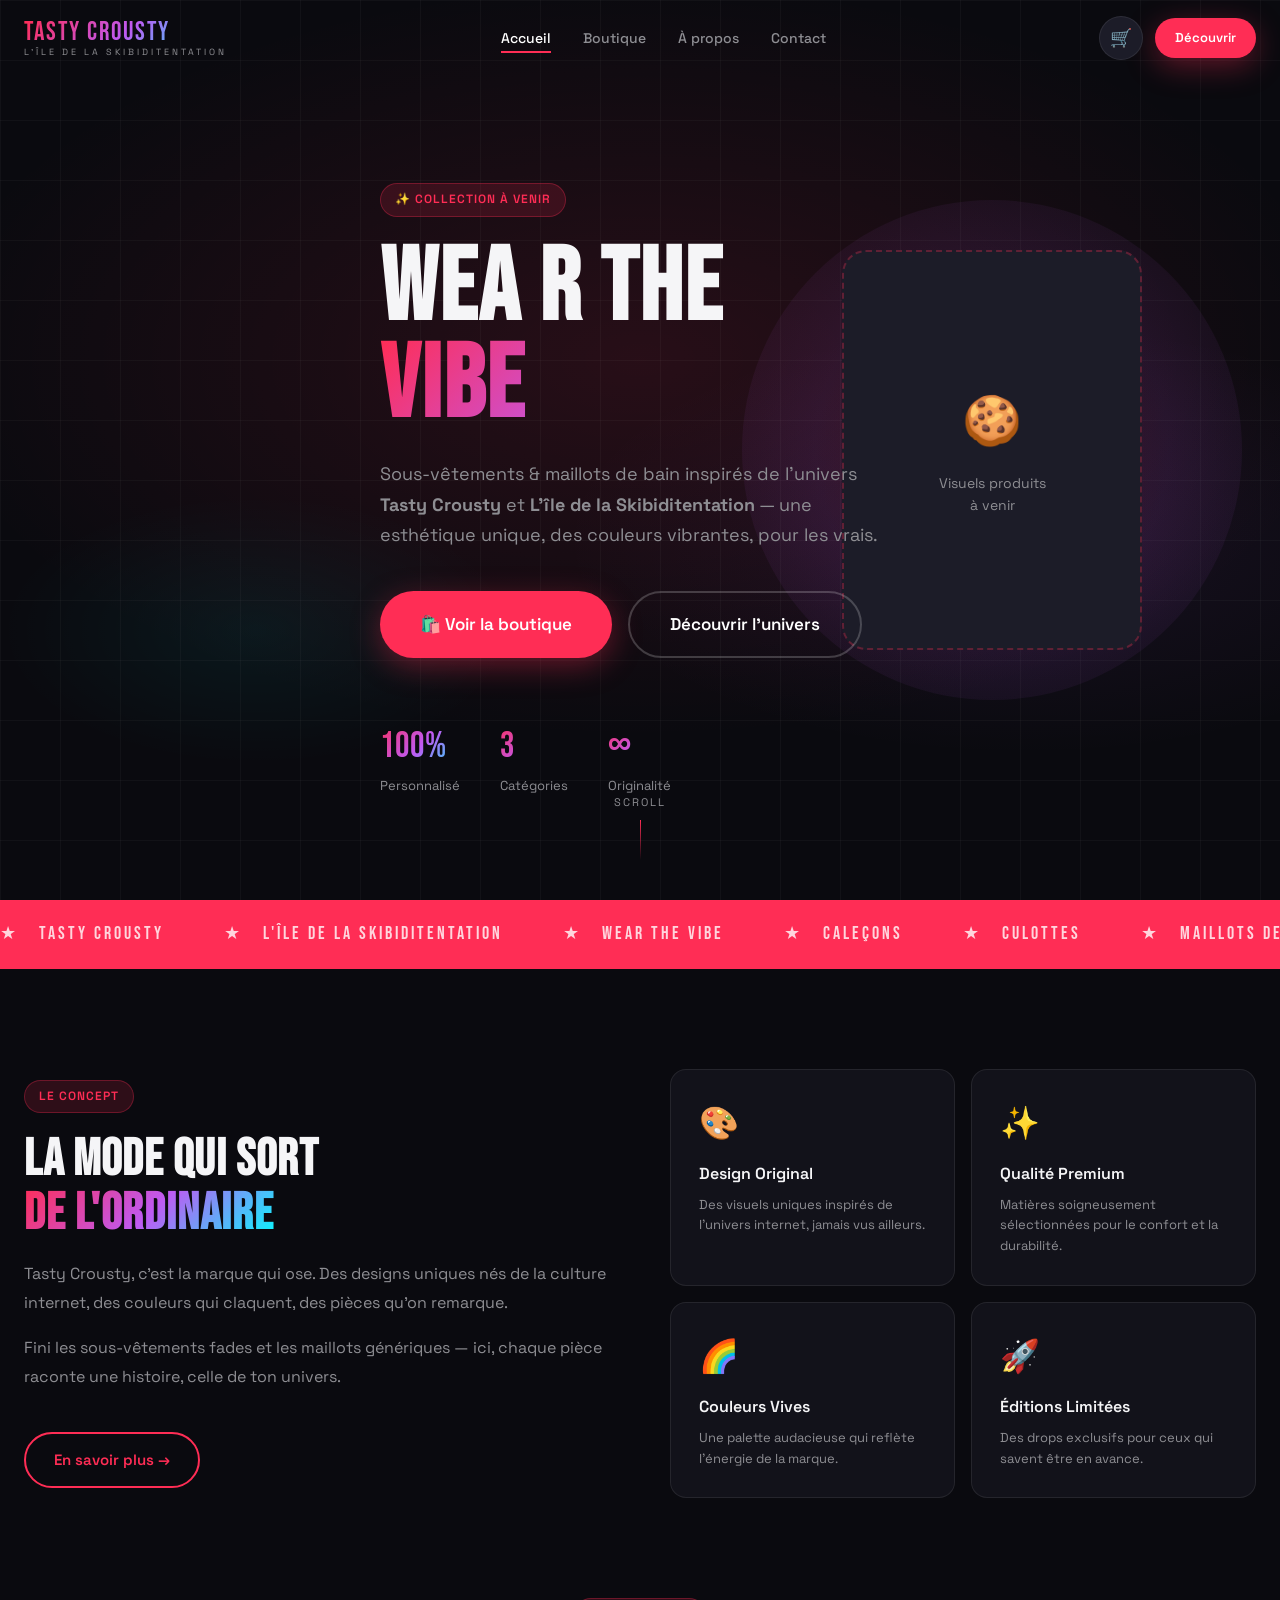
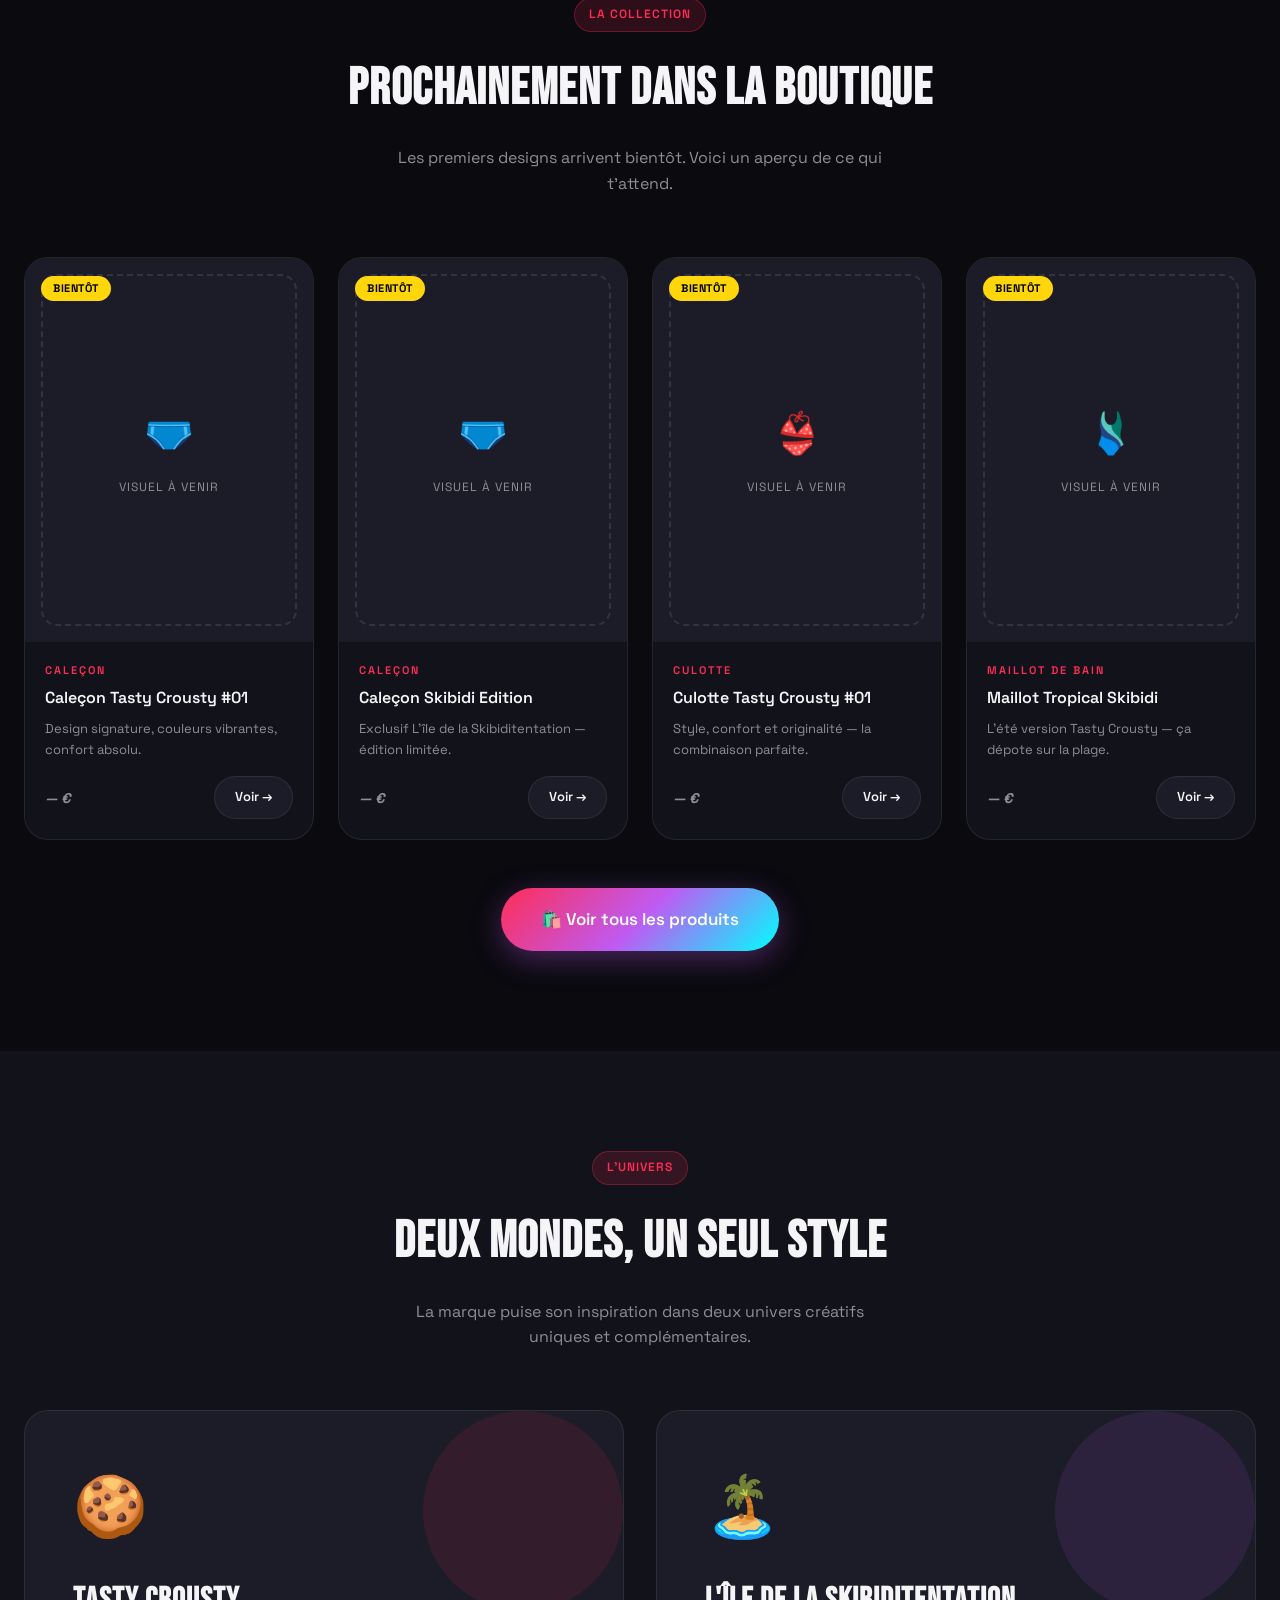
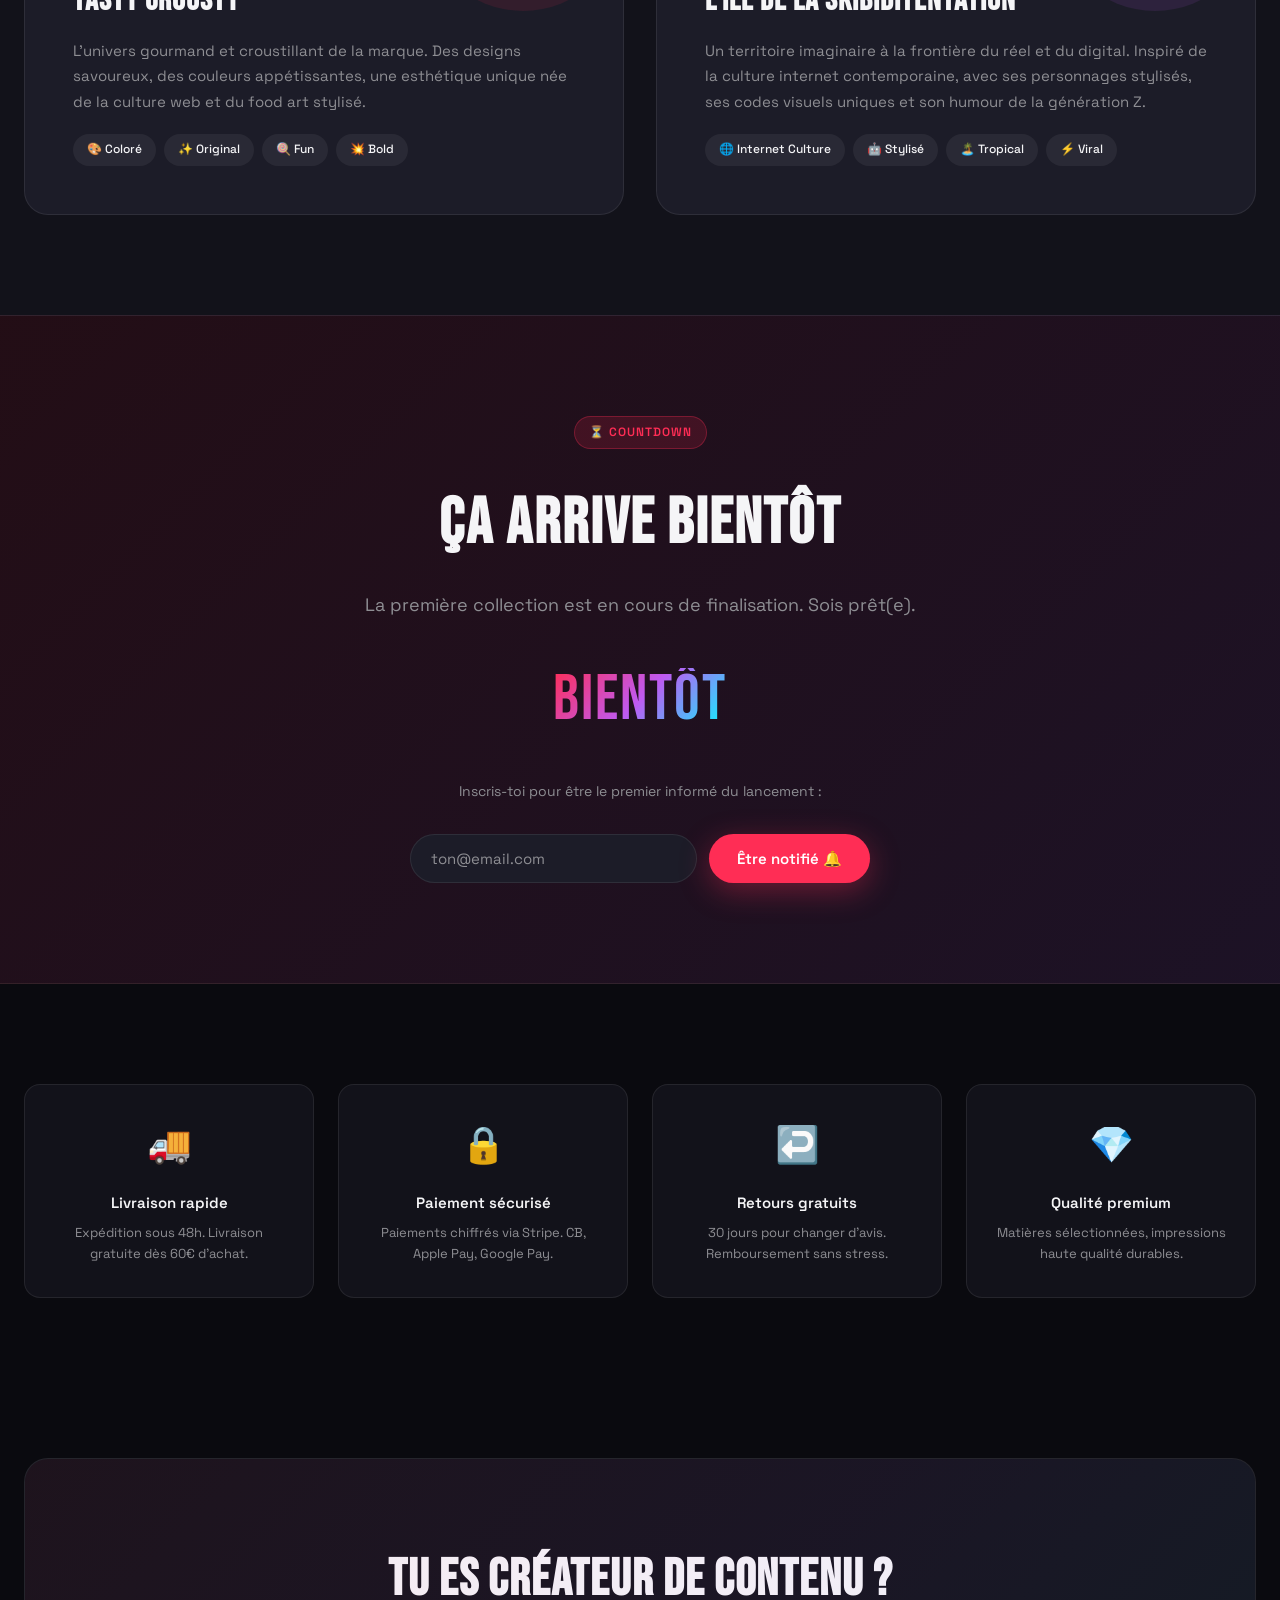
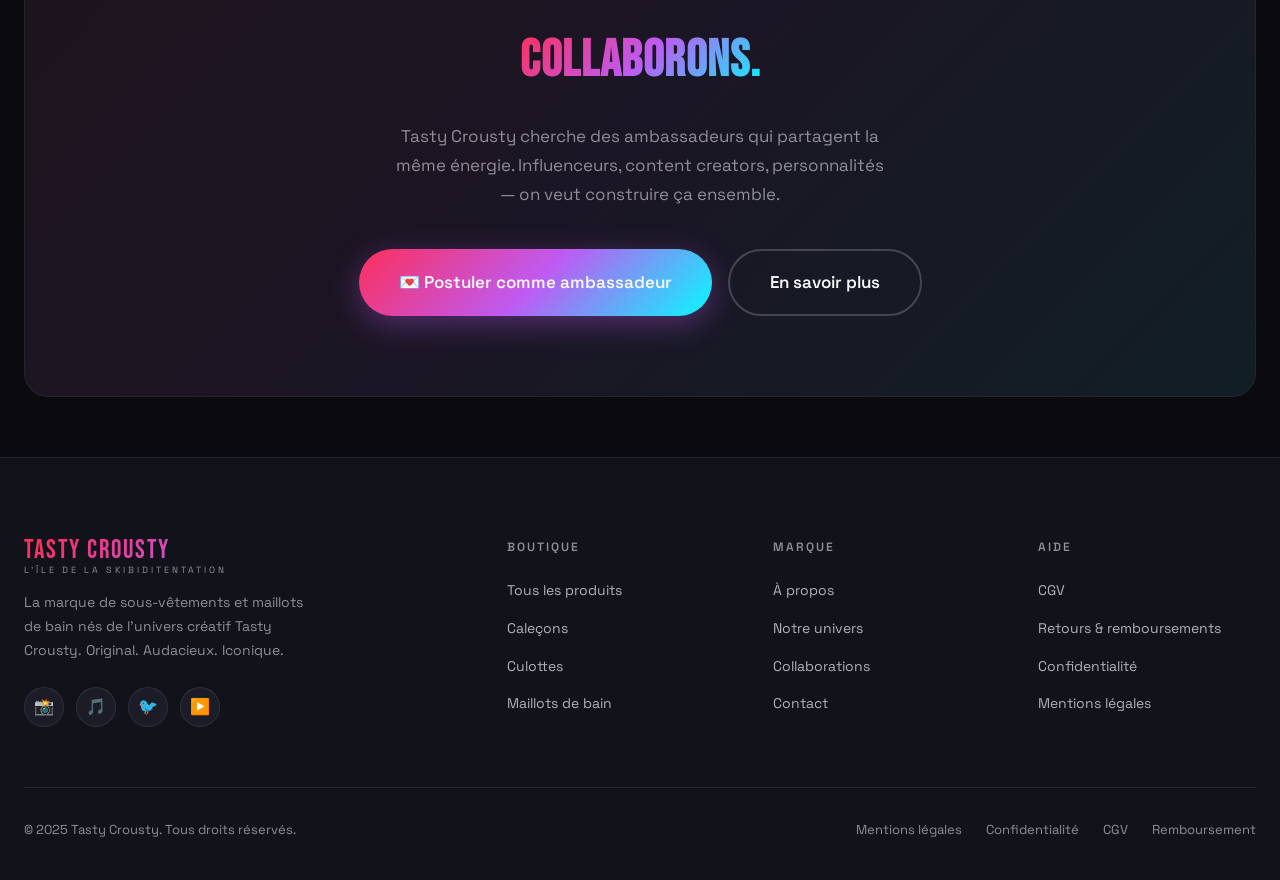
<file: index.html>
<!DOCTYPE html>
<html lang="fr">
<head>
  <meta charset="UTF-8">
  <meta name="viewport" content="width=device-width, initial-scale=1.0">
  <title>Tasty Crousty — Sous-vêtements & Maillots de bain</title>
  <meta name="description" content="Tasty Crousty — La marque de sous-vêtements et maillots de bain personnalisés inspirée de l'univers Tasty Crousty et L'île de la Skibiditentation.">
  <link rel="stylesheet" href="style.css">
  <link rel="icon" href="data:image/svg+xml,<svg xmlns='http://www.w3.org/2000/svg' viewBox='0 0 100 100'><text y='.9em' font-size='90'>🍪</text></svg>">
</head>
<body>


<nav class="navbar" id="navbar">
  <div class="container">
    <div class="navbar-inner">
      <a href="index.html" class="logo">
        <span class="logo-main">TASTY CROUSTY</span>
        <span class="logo-sub">L'île de la Skibiditentation</span>
      </a>
      <div class="nav-links">
        <a href="index.html">Accueil</a>
        <a href="shop.html">Boutique</a>
        <a href="about.html">À propos</a>
        <a href="contact.html">Contact</a>
      </div>
      <div class="nav-actions">
        <a href="cart.html" class="cart-btn">
          🛒
          <span class="cart-count" style="display:none">0</span>
        </a>
        <a href="shop.html" class="btn btn-primary btn-sm" style="display:none;display:flex" id="navShopBtn">Découvrir</a>
        <div class="hamburger" id="hamburger">
          <span></span><span></span><span></span>
        </div>
      </div>
    </div>
  </div>
</nav>

<div class="mobile-menu" id="mobileMenu">
  <span class="mobile-menu-close" id="mobileClose">✕</span>
  <a href="index.html">Accueil</a>
  <a href="shop.html">Boutique</a>
  <a href="about.html">À propos</a>
  <a href="contact.html">Contact</a>
  <a href="cart.html">Panier 🛒</a>
</div>


<!-- HERO -->
<section class="hero">
  <div class="hero-bg"></div>
  <div class="hero-grid"></div>
  <div class="container">
    <div class="hero-content">
      <div class="hero-tag fade-up">
        <span class="tag">✨ Collection à venir</span>
      </div>
      <h1 class="hero-title fade-up fade-up-delay-1">
        WEA R THE<br>
        <span class="line2">VIBE</span>
      </h1>
      <p class="hero-desc fade-up fade-up-delay-2">
        Sous-vêtements & maillots de bain inspirés de l'univers <strong>Tasty Crousty</strong> 
        et <strong>L'île de la Skibiditentation</strong> — une esthétique unique, des couleurs 
        vibrantes, pour les vrais.
      </p>
      <div class="hero-ctas fade-up fade-up-delay-3">
        <a href="shop.html" class="btn btn-primary btn-lg">
          🛍️ Voir la boutique
        </a>
        <a href="about.html" class="btn btn-secondary btn-lg">
          Découvrir l'univers
        </a>
      </div>
      <div class="hero-stats fade-up">
        <div class="stat-item">
          <span class="stat-number text-gradient">100%</span>
          <span class="stat-label">Personnalisé</span>
        </div>
        <div class="stat-item">
          <span class="stat-number text-gradient">3</span>
          <span class="stat-label">Catégories</span>
        </div>
        <div class="stat-item">
          <span class="stat-number text-gradient">∞</span>
          <span class="stat-label">Originalité</span>
        </div>
      </div>
    </div>
  </div>
  <div class="hero-visual">
    <div class="hero-blob">
      <div class="hero-placeholder">
        <span class="ph-icon">🍪</span>
        <p>Visuels produits<br>à venir</p>
      </div>
    </div>
  </div>
  <div class="scroll-hint">
    <span>SCROLL</span>
    <div class="scroll-line"></div>
  </div>
</section>

<!-- MARQUEE -->
<div class="marquee-section">
  <div class="marquee-track" style="width:max-content">
    <span class="marquee-item">TASTY CROUSTY</span>
    <span class="marquee-item">L'ÎLE DE LA SKIBIDITENTATION</span>
    <span class="marquee-item">WEAR THE VIBE</span>
    <span class="marquee-item">CALEÇONS</span>
    <span class="marquee-item">CULOTTES</span>
    <span class="marquee-item">MAILLOTS DE BAIN</span>
    <span class="marquee-item">TASTY CROUSTY</span>
    <span class="marquee-item">L'ÎLE DE LA SKIBIDITENTATION</span>
    <span class="marquee-item">WEAR THE VIBE</span>
    <span class="marquee-item">CALEÇONS</span>
    <span class="marquee-item">CULOTTES</span>
    <span class="marquee-item">MAILLOTS DE BAIN</span>
  </div>
</div>

<!-- CONCEPT -->
<section class="section">
  <div class="container">
    <div class="concept-grid">
      <div class="concept-text fade-up">
        <span class="tag" style="margin-bottom:20px;display:inline-block">Le concept</span>
        <h2>La mode qui sort<br><span class="text-gradient">de l'ordinaire</span></h2>
        <p>Tasty Crousty, c'est la marque qui ose. Des designs uniques nés de la culture internet, des couleurs qui claquent, des pièces qu'on remarque.</p>
        <p>Fini les sous-vêtements fades et les maillots génériques — ici, chaque pièce raconte une histoire, celle de ton univers.</p>
        <a href="about.html" class="btn btn-outline-primary" style="margin-top:24px">En savoir plus →</a>
      </div>
      <div class="concept-cards fade-up fade-up-delay-1">
        <div class="concept-card">
          <span class="icon">🎨</span>
          <h4>Design Original</h4>
          <p>Des visuels uniques inspirés de l'univers internet, jamais vus ailleurs.</p>
        </div>
        <div class="concept-card">
          <span class="icon">✨</span>
          <h4>Qualité Premium</h4>
          <p>Matières soigneusement sélectionnées pour le confort et la durabilité.</p>
        </div>
        <div class="concept-card">
          <span class="icon">🌈</span>
          <h4>Couleurs Vives</h4>
          <p>Une palette audacieuse qui reflète l'énergie de la marque.</p>
        </div>
        <div class="concept-card">
          <span class="icon">🚀</span>
          <h4>Éditions Limitées</h4>
          <p>Des drops exclusifs pour ceux qui savent être en avance.</p>
        </div>
      </div>
    </div>
  </div>
</section>

<!-- COLLECTION PREVIEW -->
<section class="section" style="padding-top:0">
  <div class="container">
    <div class="section-header text-center fade-up">
      <span class="tag" style="margin-bottom:16px;display:inline-block">La collection</span>
      <h2>Prochainement dans la boutique</h2>
      <p>Les premiers designs arrivent bientôt. Voici un aperçu de ce qui t'attend.</p>
    </div>
    <div class="products-grid">
      <!-- CALECÇONS -->
      <div class="product-card fade-up" data-category="calecon">
        <div class="product-img">
          <div class="placeholder-img">
            <span class="ph-emoji">🩲</span>
            <span>VISUEL À VENIR</span>
          </div>
          <div class="card-badge"><span class="badge badge-soon">Bientôt</span></div>
        </div>
        <div class="card-body">
          <div class="card-category">Caleçon</div>
          <div class="card-name">Caleçon Tasty Crousty #01</div>
          <p style="font-size:13px;color:var(--gray)">Design signature, couleurs vibrantes, confort absolu.</p>
          <div class="card-footer">
            <span class="card-price placeholder">— €</span>
            <a href="product.html" class="btn btn-dark btn-sm">Voir →</a>
          </div>
        </div>
      </div>
      <div class="product-card fade-up fade-up-delay-1" data-category="calecon">
        <div class="product-img">
          <div class="placeholder-img">
            <span class="ph-emoji">🩲</span>
            <span>VISUEL À VENIR</span>
          </div>
          <div class="card-badge"><span class="badge badge-soon">Bientôt</span></div>
        </div>
        <div class="card-body">
          <div class="card-category">Caleçon</div>
          <div class="card-name">Caleçon Skibidi Edition</div>
          <p style="font-size:13px;color:var(--gray)">Exclusif L'île de la Skibiditentation — édition limitée.</p>
          <div class="card-footer">
            <span class="card-price placeholder">— €</span>
            <a href="product.html" class="btn btn-dark btn-sm">Voir →</a>
          </div>
        </div>
      </div>
      <!-- CULOTTES -->
      <div class="product-card fade-up fade-up-delay-2" data-category="culotte">
        <div class="product-img">
          <div class="placeholder-img">
            <span class="ph-emoji">👙</span>
            <span>VISUEL À VENIR</span>
          </div>
          <div class="card-badge"><span class="badge badge-soon">Bientôt</span></div>
        </div>
        <div class="card-body">
          <div class="card-category">Culotte</div>
          <div class="card-name">Culotte Tasty Crousty #01</div>
          <p style="font-size:13px;color:var(--gray)">Style, confort et originalité — la combinaison parfaite.</p>
          <div class="card-footer">
            <span class="card-price placeholder">— €</span>
            <a href="product.html" class="btn btn-dark btn-sm">Voir →</a>
          </div>
        </div>
      </div>
      <!-- MAILLOTS -->
      <div class="product-card fade-up fade-up-delay-3" data-category="maillot">
        <div class="product-img">
          <div class="placeholder-img">
            <span class="ph-emoji">🩱</span>
            <span>VISUEL À VENIR</span>
          </div>
          <div class="card-badge"><span class="badge badge-soon">Bientôt</span></div>
        </div>
        <div class="card-body">
          <div class="card-category">Maillot de bain</div>
          <div class="card-name">Maillot Tropical Skibidi</div>
          <p style="font-size:13px;color:var(--gray)">L'été version Tasty Crousty — ça dépote sur la plage.</p>
          <div class="card-footer">
            <span class="card-price placeholder">— €</span>
            <a href="product.html" class="btn btn-dark btn-sm">Voir →</a>
          </div>
        </div>
      </div>
    </div>
    <div style="text-align:center;margin-top:48px">
      <a href="shop.html" class="btn btn-gradient btn-lg fade-up">🛍️ Voir tous les produits</a>
    </div>
  </div>
</section>

<!-- UNIVERSE -->
<section class="section universe-section">
  <div class="container">
    <div class="section-header text-center fade-up">
      <span class="tag" style="margin-bottom:16px;display:inline-block">L'Univers</span>
      <h2>Deux mondes, un seul style</h2>
      <p>La marque puise son inspiration dans deux univers créatifs uniques et complémentaires.</p>
    </div>
    <div class="universe-grid">
      <div class="universe-card tc fade-up">
        <span class="uc-emoji">🍪</span>
        <h3>TASTY CROUSTY</h3>
        <p>L'univers gourmand et croustillant de la marque. Des designs savoureux, des couleurs appétissantes, une esthétique unique née de la culture web et du food art stylisé.</p>
        <div class="universe-tags">
          <span class="universe-tag">🎨 Coloré</span>
          <span class="universe-tag">✨ Original</span>
          <span class="universe-tag">🍭 Fun</span>
          <span class="universe-tag">💥 Bold</span>
        </div>
      </div>
      <div class="universe-card skb fade-up fade-up-delay-1">
        <span class="uc-emoji">🏝️</span>
        <h3>L'ÎLE DE LA SKIBIDITENTATION</h3>
        <p>Un territoire imaginaire à la frontière du réel et du digital. Inspiré de la culture internet contemporaine, avec ses personnages stylisés, ses codes visuels uniques et son humour de la génération Z.</p>
        <div class="universe-tags">
          <span class="universe-tag">🌐 Internet Culture</span>
          <span class="universe-tag">🤖 Stylisé</span>
          <span class="universe-tag">🏝️ Tropical</span>
          <span class="universe-tag">⚡ Viral</span>
        </div>
      </div>
    </div>
  </div>
</section>

<!-- TEASING -->
<section class="section teasing-section">
  <div class="container">
    <span class="tag" style="margin-bottom:24px;display:inline-block">⏳ Countdown</span>
    <h2 class="fade-up" style="font-family:var(--font-display);font-size:clamp(36px,5vw,72px);letter-spacing:2px;margin-bottom:16px">ÇA ARRIVE BIENTÔT</h2>
    <p class="fade-up" style="color:var(--gray);font-size:18px;margin-bottom:40px">La première collection est en cours de finalisation. Sois prêt(e).</p>
    <div id="countdown" class="countdown-grid fade-up"></div>
    <p style="color:var(--gray);font-size:14px;margin-bottom:32px">Inscris-toi pour être le premier informé du lancement :</p>
    <form id="newsletterForm" class="newsletter-form fade-up">
      <input type="email" placeholder="ton@email.com" class="newsletter-input" required>
      <button type="submit" class="btn btn-primary">Être notifié 🔔</button>
    </form>
  </div>
</section>

<!-- FEATURES -->
<section class="section">
  <div class="container">
    <div class="features-grid">
      <div class="feature-card fade-up">
        <span class="feature-icon">🚚</span>
        <h4>Livraison rapide</h4>
        <p>Expédition sous 48h. Livraison gratuite dès 60€ d'achat.</p>
      </div>
      <div class="feature-card fade-up fade-up-delay-1">
        <span class="feature-icon">🔒</span>
        <h4>Paiement sécurisé</h4>
        <p>Paiements chiffrés via Stripe. CB, Apple Pay, Google Pay.</p>
      </div>
      <div class="feature-card fade-up fade-up-delay-2">
        <span class="feature-icon">↩️</span>
        <h4>Retours gratuits</h4>
        <p>30 jours pour changer d'avis. Remboursement sans stress.</p>
      </div>
      <div class="feature-card fade-up fade-up-delay-3">
        <span class="feature-icon">💎</span>
        <h4>Qualité premium</h4>
        <p>Matières sélectionnées, impressions haute qualité durables.</p>
      </div>
    </div>
  </div>
</section>

<!-- INFLUENCER CTA -->
<section class="section-sm">
  <div class="container">
    <div class="influencer-section fade-up">
      <h2>Tu es créateur de contenu ?<br><span class="text-gradient">Collaborons.</span></h2>
      <p>Tasty Crousty cherche des ambassadeurs qui partagent la même énergie. Influenceurs, content creators, personnalités — on veut construire ça ensemble.</p>
      <div class="influencer-ctas">
        <a href="contact.html" class="btn btn-gradient btn-lg">💌 Postuler comme ambassadeur</a>
        <a href="about.html" class="btn btn-secondary btn-lg">En savoir plus</a>
      </div>
    </div>
  </div>
</section>

<!-- FOOTER -->
<footer>
  <div class="container">
    <div class="footer-grid">
      <div class="footer-brand">
        <a href="index.html" class="logo">
          <span class="logo-main">TASTY CROUSTY</span>
          <span class="logo-sub">L'île de la Skibiditentation</span>
        </a>
        <p>La marque de sous-vêtements et maillots de bain nés de l'univers créatif Tasty Crousty. Original. Audacieux. Iconique.</p>
        <div class="social-links">
          <a href="#" class="social-link">📸</a>
          <a href="#" class="social-link">🎵</a>
          <a href="#" class="social-link">🐦</a>
          <a href="#" class="social-link">▶️</a>
        </div>
      </div>
      <div class="footer-col">
        <h5>Boutique</h5>
        <ul>
          <li><a href="shop.html">Tous les produits</a></li>
          <li><a href="shop.html">Caleçons</a></li>
          <li><a href="shop.html">Culottes</a></li>
          <li><a href="shop.html">Maillots de bain</a></li>
        </ul>
      </div>
      <div class="footer-col">
        <h5>Marque</h5>
        <ul>
          <li><a href="about.html">À propos</a></li>
          <li><a href="about.html">Notre univers</a></li>
          <li><a href="contact.html">Collaborations</a></li>
          <li><a href="contact.html">Contact</a></li>
        </ul>
      </div>
      <div class="footer-col">
        <h5>Aide</h5>
        <ul>
          <li><a href="cgv.html">CGV</a></li>
          <li><a href="remboursement.html">Retours & remboursements</a></li>
          <li><a href="confidentialite.html">Confidentialité</a></li>
          <li><a href="mentions-legales.html">Mentions légales</a></li>
        </ul>
      </div>
    </div>
    <div class="footer-bottom">
      <p>© 2025 Tasty Crousty. Tous droits réservés.</p>
      <div class="footer-legal">
        <a href="mentions-legales.html">Mentions légales</a>
        <a href="confidentialite.html">Confidentialité</a>
        <a href="cgv.html">CGV</a>
        <a href="remboursement.html">Remboursement</a>
      </div>
    </div>
  </div>
</footer>

<script src="script.js"></script>
</body>
</html>
</file>
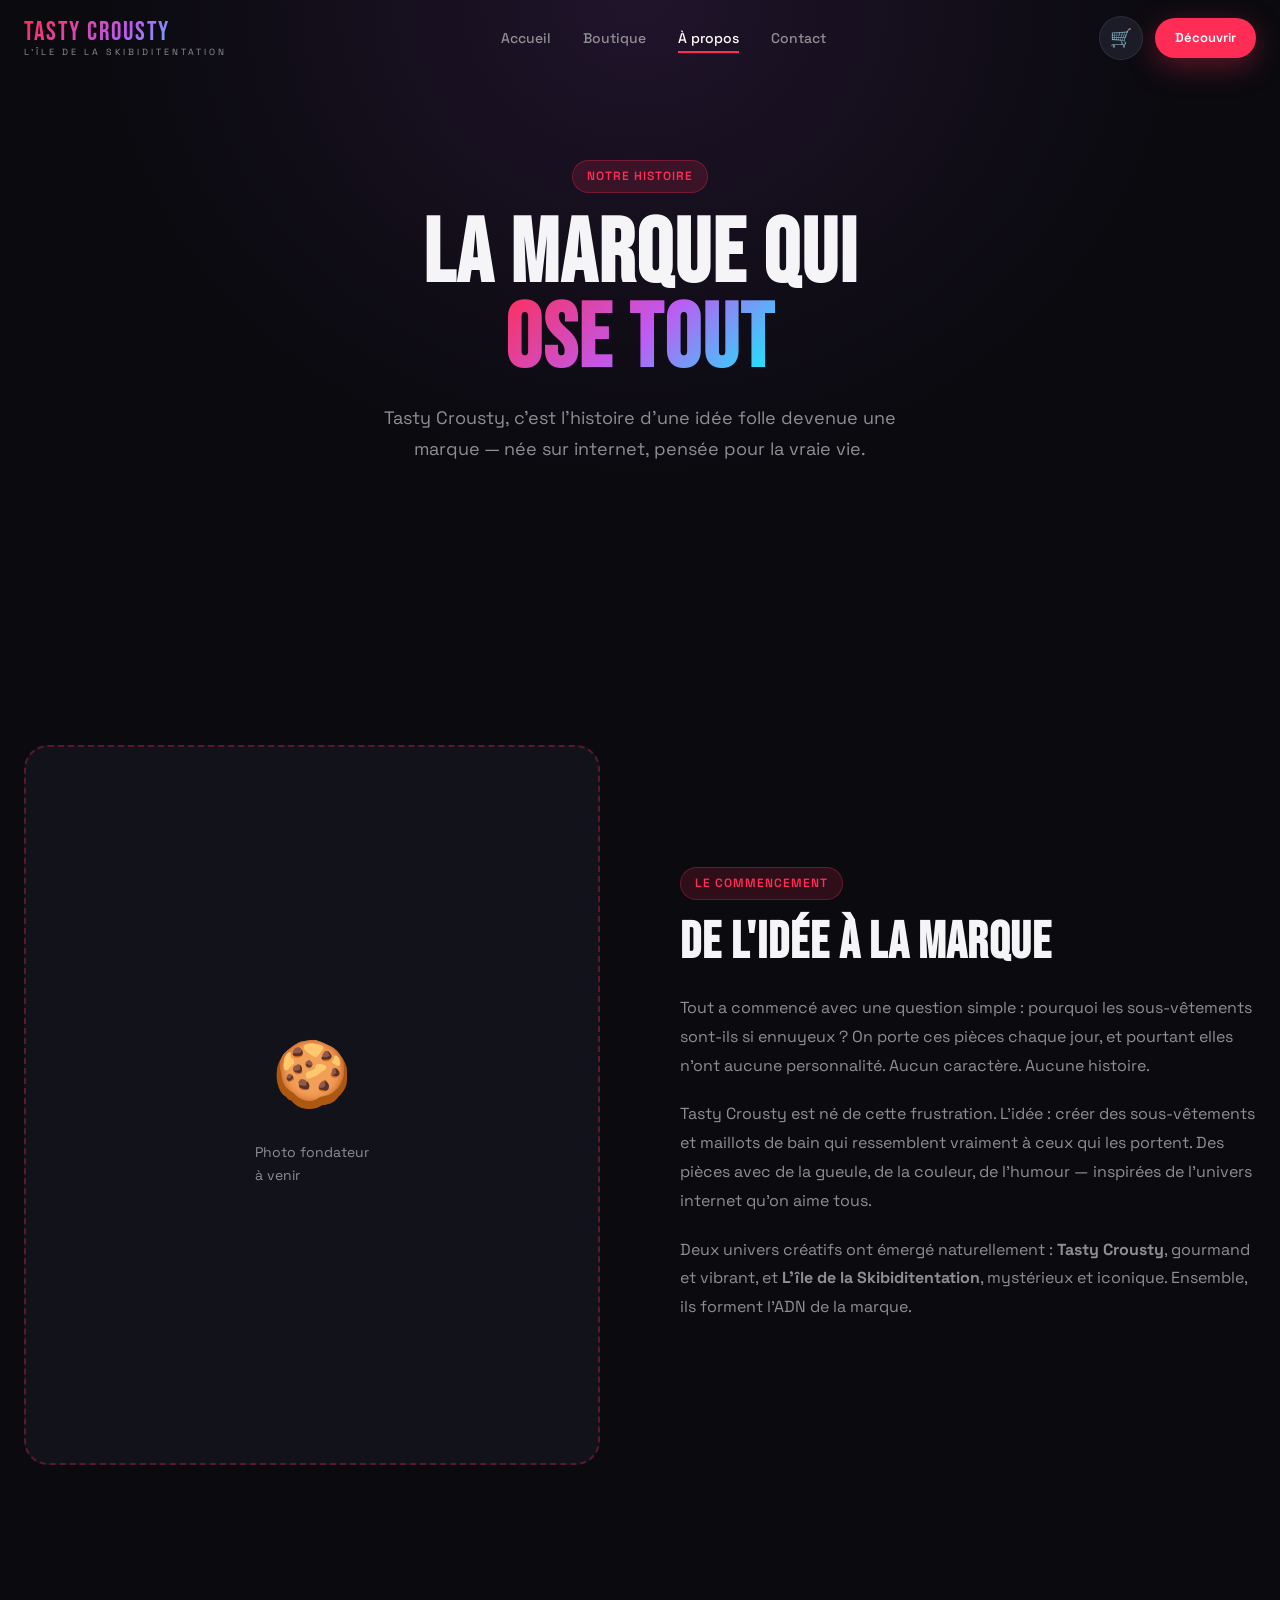
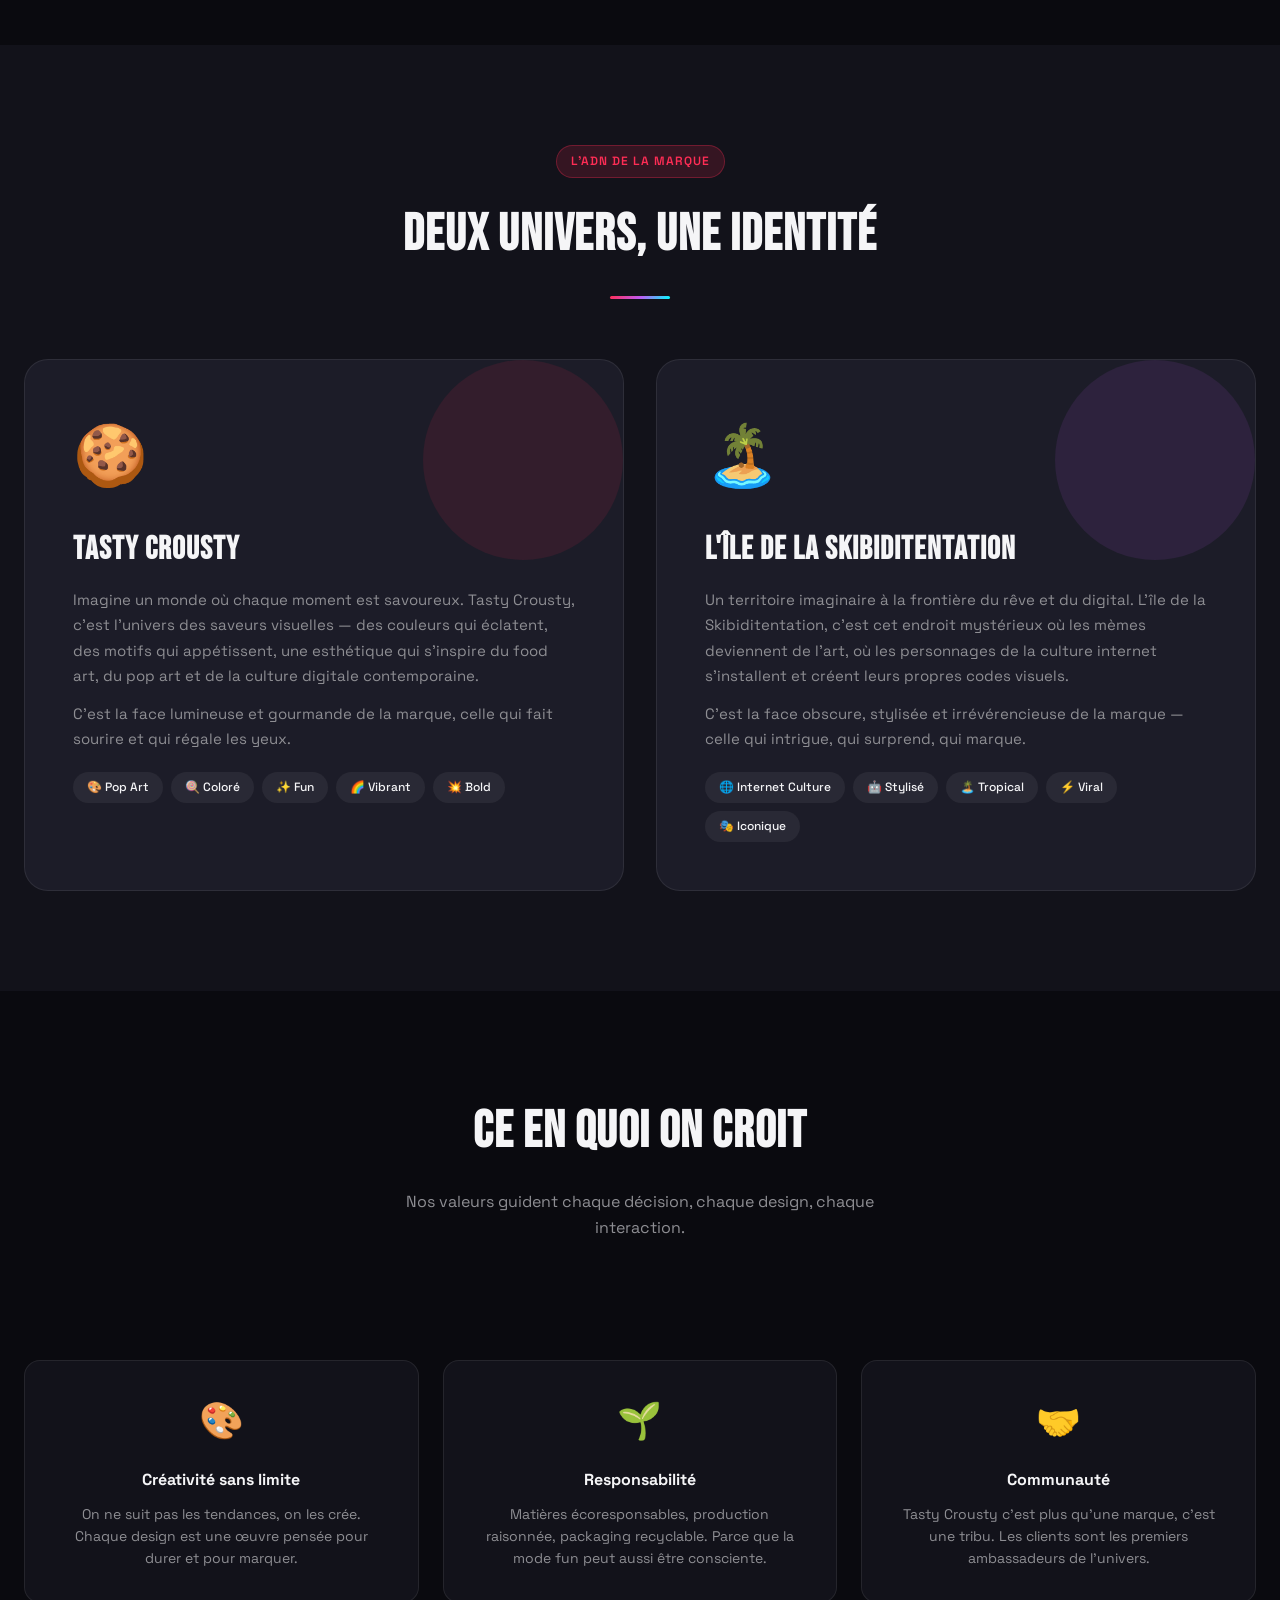
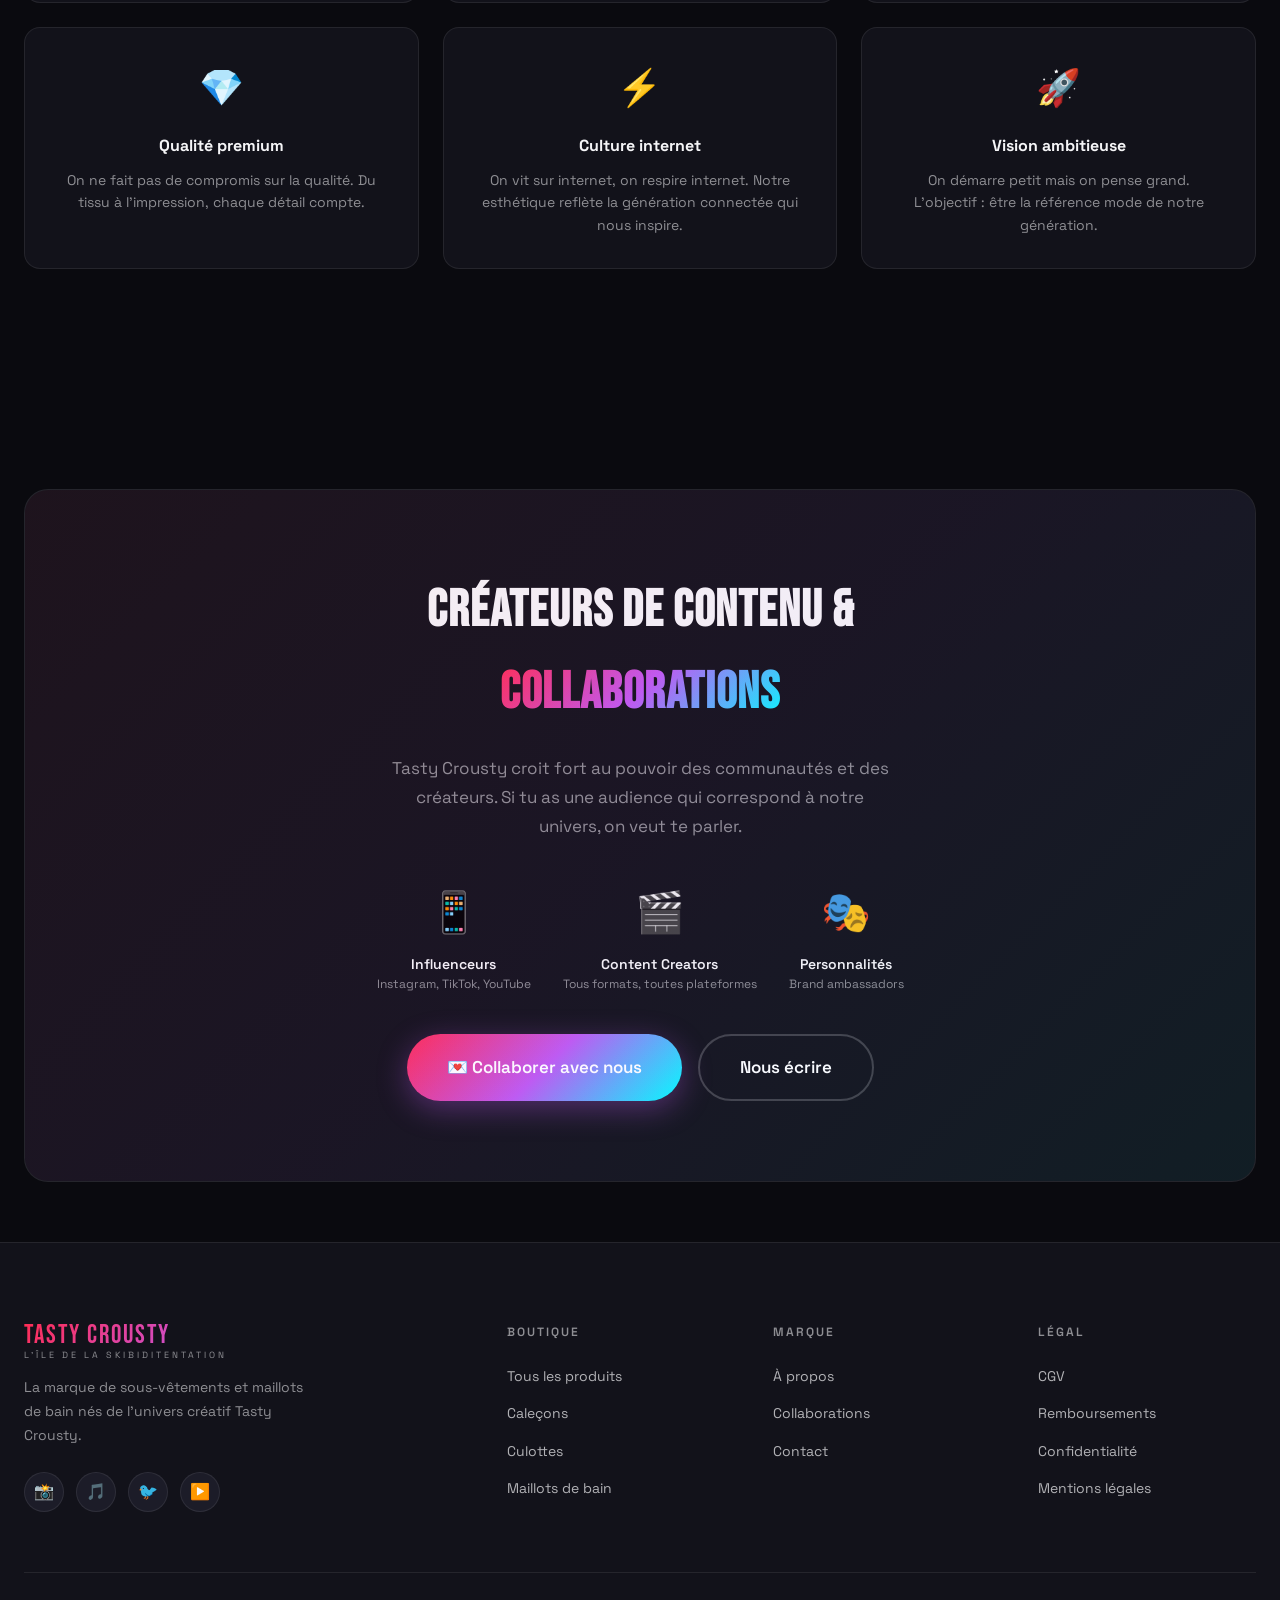
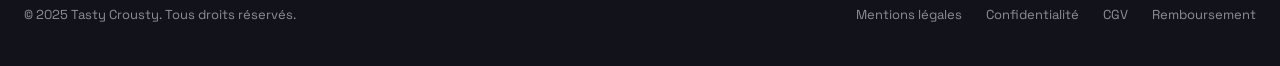
<file: about.html>
<!DOCTYPE html>
<html lang="fr">
<head>
  <meta charset="UTF-8">
  <meta name="viewport" content="width=device-width, initial-scale=1.0">
  <title>À propos — Tasty Crousty</title>
  <meta name="description" content="L'histoire de Tasty Crousty — la marque de sous-vêtements née de l'univers créatif internet.">
  <link rel="stylesheet" href="style.css">
  <link rel="icon" href="data:image/svg+xml,<svg xmlns='http://www.w3.org/2000/svg' viewBox='0 0 100 100'><text y='.9em' font-size='90'>🍪</text></svg>">
</head>
<body>

<nav class="navbar" id="navbar">
  <div class="container">
    <div class="navbar-inner">
      <a href="index.html" class="logo">
        <span class="logo-main">TASTY CROUSTY</span>
        <span class="logo-sub">L'île de la Skibiditentation</span>
      </a>
      <div class="nav-links">
        <a href="index.html">Accueil</a>
        <a href="shop.html">Boutique</a>
        <a href="about.html">À propos</a>
        <a href="contact.html">Contact</a>
      </div>
      <div class="nav-actions">
        <a href="cart.html" class="cart-btn">
          🛒
          <span class="cart-count" style="display:none">0</span>
        </a>
        <a href="shop.html" class="btn btn-primary btn-sm" style="display:none;display:flex" id="navShopBtn">Découvrir</a>
        <div class="hamburger" id="hamburger">
          <span></span><span></span><span></span>
        </div>
      </div>
    </div>
  </div>
</nav>

<div class="mobile-menu" id="mobileMenu">
  <span class="mobile-menu-close" id="mobileClose">✕</span>
  <a href="index.html">Accueil</a>
  <a href="shop.html">Boutique</a>
  <a href="about.html">À propos</a>
  <a href="contact.html">Contact</a>
  <a href="cart.html">Panier 🛒</a>
</div>


<section class="about-hero">
  <div class="page-hero-bg" style="background:radial-gradient(ellipse at 50% 0%, rgba(191,90,242,0.12) 0%, transparent 60%)"></div>
  <div class="container">
    <span class="tag fade-up" style="margin-bottom:20px;display:inline-block">Notre histoire</span>
    <h1 class="fade-up fade-up-delay-1" style="font-family:var(--font-display);font-size:clamp(48px,7vw,90px);letter-spacing:2px;line-height:0.95">
      LA MARQUE QUI<br><span class="text-gradient">OSE TOUT</span>
    </h1>
    <p class="fade-up fade-up-delay-2" style="color:var(--gray);font-size:18px;max-width:560px;margin:20px auto 0;line-height:1.7">
      Tasty Crousty, c'est l'histoire d'une idée folle devenue une marque — née sur internet, 
      pensée pour la vraie vie.
    </p>
  </div>
</section>

<section class="section">
  <div class="container">
    <div class="about-grid">
      <div class="about-img-placeholder fade-up">
        <span class="ph-big">🍪</span>
        <p>Photo fondateur<br>à venir</p>
      </div>
      <div class="about-text fade-up fade-up-delay-1">
        <span class="tag" style="margin-bottom:16px;display:inline-block">Le commencement</span>
        <h2>De l'idée à la marque</h2>
        <p>Tout a commencé avec une question simple : pourquoi les sous-vêtements sont-ils si ennuyeux ? On porte ces pièces chaque jour, et pourtant elles n'ont aucune personnalité. Aucun caractère. Aucune histoire.</p>
        <p>Tasty Crousty est né de cette frustration. L'idée : créer des sous-vêtements et maillots de bain qui ressemblent vraiment à ceux qui les portent. Des pièces avec de la gueule, de la couleur, de l'humour — inspirées de l'univers internet qu'on aime tous.</p>
        <p>Deux univers créatifs ont émergé naturellement : <strong>Tasty Crousty</strong>, gourmand et vibrant, et <strong>L'île de la Skibiditentation</strong>, mystérieux et iconique. Ensemble, ils forment l'ADN de la marque.</p>
      </div>
    </div>
  </div>
</section>

<!-- UNIVERS -->
<section class="section universe-section">
  <div class="container">
    <div class="section-header text-center fade-up">
      <span class="tag" style="margin-bottom:16px;display:inline-block">L'ADN de la marque</span>
      <h2>Deux univers, une identité</h2>
      <div class="divider"></div>
    </div>
    <div class="universe-grid">
      <div class="universe-card tc fade-up">
        <span class="uc-emoji">🍪</span>
        <h3>TASTY CROUSTY</h3>
        <p>Imagine un monde où chaque moment est savoureux. Tasty Crousty, c'est l'univers des saveurs visuelles — des couleurs qui éclatent, des motifs qui appétissent, une esthétique qui s'inspire du food art, du pop art et de la culture digitale contemporaine.</p>
        <p style="margin-top:12px;color:var(--gray)">C'est la face lumineuse et gourmande de la marque, celle qui fait sourire et qui régale les yeux.</p>
        <div class="universe-tags">
          <span class="universe-tag">🎨 Pop Art</span>
          <span class="universe-tag">🍭 Coloré</span>
          <span class="universe-tag">✨ Fun</span>
          <span class="universe-tag">🌈 Vibrant</span>
          <span class="universe-tag">💥 Bold</span>
        </div>
      </div>
      <div class="universe-card skb fade-up fade-up-delay-1">
        <span class="uc-emoji">🏝️</span>
        <h3>L'ÎLE DE LA SKIBIDITENTATION</h3>
        <p>Un territoire imaginaire à la frontière du rêve et du digital. L'île de la Skibiditentation, c'est cet endroit mystérieux où les mèmes deviennent de l'art, où les personnages de la culture internet s'installent et créent leurs propres codes visuels.</p>
        <p style="margin-top:12px;color:var(--gray)">C'est la face obscure, stylisée et irrévérencieuse de la marque — celle qui intrigue, qui surprend, qui marque.</p>
        <div class="universe-tags">
          <span class="universe-tag">🌐 Internet Culture</span>
          <span class="universe-tag">🤖 Stylisé</span>
          <span class="universe-tag">🏝️ Tropical</span>
          <span class="universe-tag">⚡ Viral</span>
          <span class="universe-tag">🎭 Iconique</span>
        </div>
      </div>
    </div>
  </div>
</section>

<!-- VALEURS -->
<section class="section">
  <div class="container">
    <div class="section-header text-center fade-up">
      <h2>Ce en quoi on croit</h2>
      <p>Nos valeurs guident chaque décision, chaque design, chaque interaction.</p>
    </div>
    <div class="values-grid">
      <div class="value-card fade-up">
        <span class="emoji">🎨</span>
        <h4>Créativité sans limite</h4>
        <p>On ne suit pas les tendances, on les crée. Chaque design est une œuvre pensée pour durer et pour marquer.</p>
      </div>
      <div class="value-card fade-up fade-up-delay-1">
        <span class="emoji">🌱</span>
        <h4>Responsabilité</h4>
        <p>Matières écoresponsables, production raisonnée, packaging recyclable. Parce que la mode fun peut aussi être consciente.</p>
      </div>
      <div class="value-card fade-up fade-up-delay-2">
        <span class="emoji">🤝</span>
        <h4>Communauté</h4>
        <p>Tasty Crousty c'est plus qu'une marque, c'est une tribu. Les clients sont les premiers ambassadeurs de l'univers.</p>
      </div>
      <div class="value-card fade-up">
        <span class="emoji">💎</span>
        <h4>Qualité premium</h4>
        <p>On ne fait pas de compromis sur la qualité. Du tissu à l'impression, chaque détail compte.</p>
      </div>
      <div class="value-card fade-up fade-up-delay-1">
        <span class="emoji">⚡</span>
        <h4>Culture internet</h4>
        <p>On vit sur internet, on respire internet. Notre esthétique reflète la génération connectée qui nous inspire.</p>
      </div>
      <div class="value-card fade-up fade-up-delay-2">
        <span class="emoji">🚀</span>
        <h4>Vision ambitieuse</h4>
        <p>On démarre petit mais on pense grand. L'objectif : être la référence mode de notre génération.</p>
      </div>
    </div>
  </div>
</section>

<!-- COLLABORATIONS -->
<section class="section-sm">
  <div class="container">
    <div class="influencer-section fade-up">
      <h2>Créateurs de contenu &<br><span class="text-gradient">Collaborations</span></h2>
      <p>Tasty Crousty croit fort au pouvoir des communautés et des créateurs. Si tu as une audience qui correspond à notre univers, on veut te parler.</p>
      <div style="display:flex;gap:32px;justify-content:center;flex-wrap:wrap;margin:40px 0">
        <div style="text-align:center">
          <div style="font-size:40px;margin-bottom:8px">📱</div>
          <div style="font-size:14px;font-weight:600">Influenceurs</div>
          <div style="font-size:12px;color:var(--gray)">Instagram, TikTok, YouTube</div>
        </div>
        <div style="text-align:center">
          <div style="font-size:40px;margin-bottom:8px">🎬</div>
          <div style="font-size:14px;font-weight:600">Content Creators</div>
          <div style="font-size:12px;color:var(--gray)">Tous formats, toutes plateformes</div>
        </div>
        <div style="text-align:center">
          <div style="font-size:40px;margin-bottom:8px">🎭</div>
          <div style="font-size:14px;font-weight:600">Personnalités</div>
          <div style="font-size:12px;color:var(--gray)">Brand ambassadors</div>
        </div>
      </div>
      <div class="influencer-ctas">
        <a href="contact.html" class="btn btn-gradient btn-lg">💌 Collaborer avec nous</a>
        <a href="contact.html" class="btn btn-secondary btn-lg">Nous écrire</a>
      </div>
    </div>
  </div>
</section>

<footer>
  <div class="container">
    <div class="footer-grid">
      <div class="footer-brand">
        <a href="index.html" class="logo">
          <span class="logo-main">TASTY CROUSTY</span>
          <span class="logo-sub">L'île de la Skibiditentation</span>
        </a>
        <p>La marque de sous-vêtements et maillots de bain nés de l'univers créatif Tasty Crousty.</p>
        <div class="social-links">
          <a href="#" class="social-link">📸</a>
          <a href="#" class="social-link">🎵</a>
          <a href="#" class="social-link">🐦</a>
          <a href="#" class="social-link">▶️</a>
        </div>
      </div>
      <div class="footer-col">
        <h5>Boutique</h5>
        <ul>
          <li><a href="shop.html">Tous les produits</a></li>
          <li><a href="shop.html">Caleçons</a></li>
          <li><a href="shop.html">Culottes</a></li>
          <li><a href="shop.html">Maillots de bain</a></li>
        </ul>
      </div>
      <div class="footer-col">
        <h5>Marque</h5>
        <ul>
          <li><a href="about.html">À propos</a></li>
          <li><a href="contact.html">Collaborations</a></li>
          <li><a href="contact.html">Contact</a></li>
        </ul>
      </div>
      <div class="footer-col">
        <h5>Légal</h5>
        <ul>
          <li><a href="cgv.html">CGV</a></li>
          <li><a href="remboursement.html">Remboursements</a></li>
          <li><a href="confidentialite.html">Confidentialité</a></li>
          <li><a href="mentions-legales.html">Mentions légales</a></li>
        </ul>
      </div>
    </div>
    <div class="footer-bottom">
      <p>© 2025 Tasty Crousty. Tous droits réservés.</p>
      <div class="footer-legal">
        <a href="mentions-legales.html">Mentions légales</a>
        <a href="confidentialite.html">Confidentialité</a>
        <a href="cgv.html">CGV</a>
        <a href="remboursement.html">Remboursement</a>
      </div>
    </div>
  </div>
</footer>
<script src="script.js"></script>
</body>
</html>
</file>
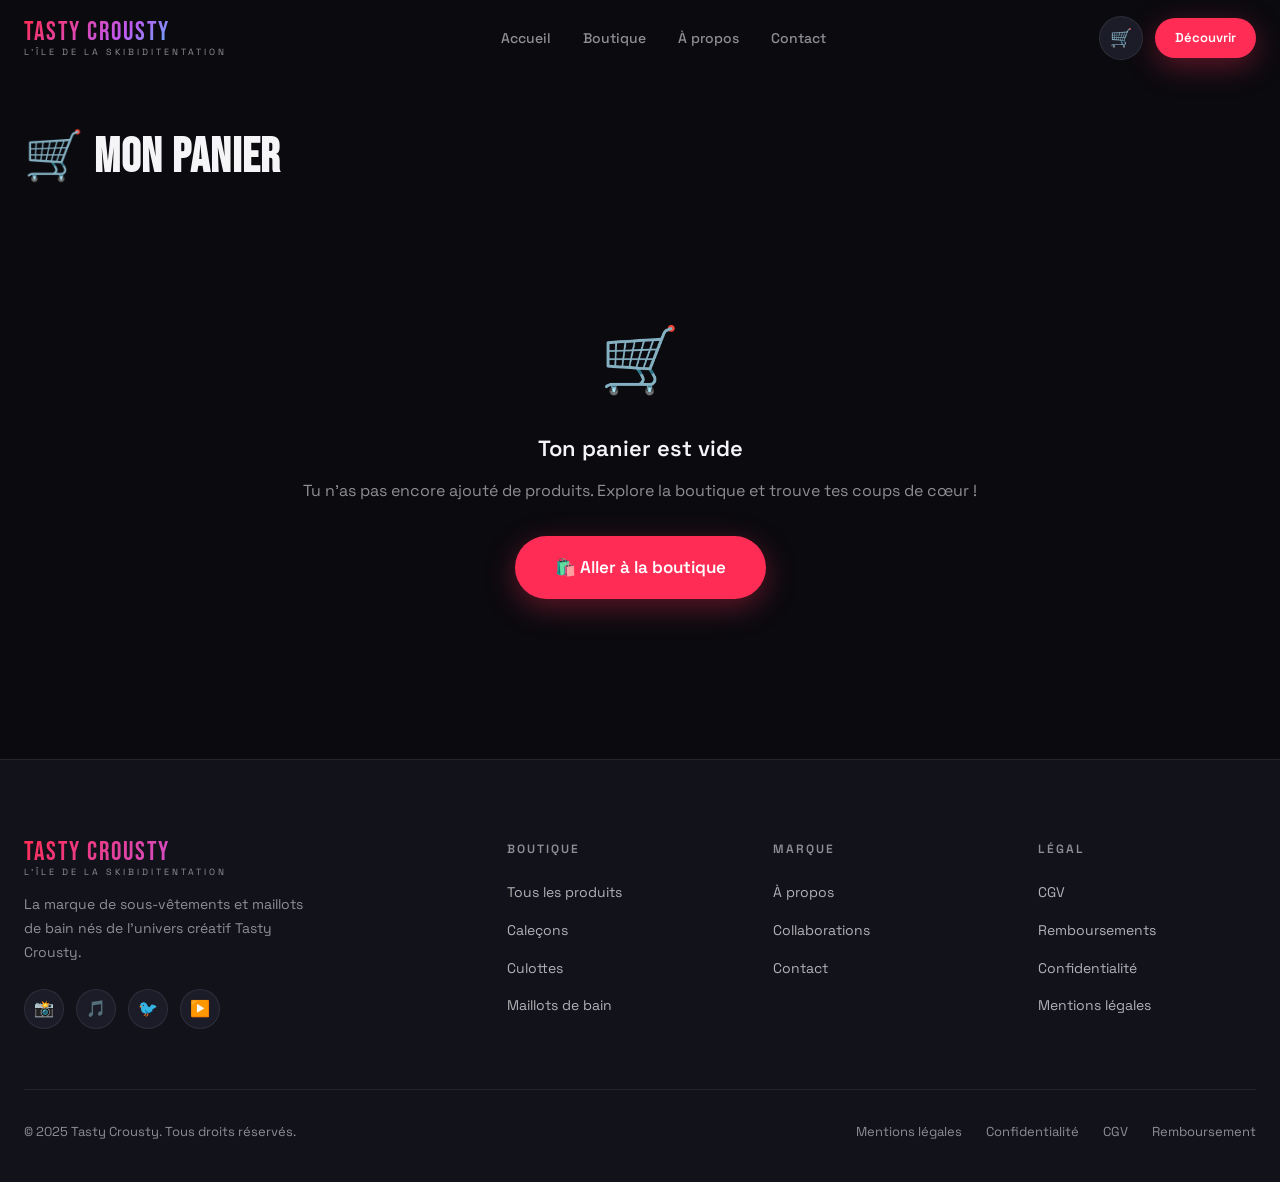
<file: cart.html>
<!DOCTYPE html>
<html lang="fr">
<head>
  <meta charset="UTF-8">
  <meta name="viewport" content="width=device-width, initial-scale=1.0">
  <title>Mon Panier — Tasty Crousty</title>
  <meta name="description" content="Votre panier Tasty Crousty — sous-vêtements et maillots de bain personnalisés.">
  <link rel="stylesheet" href="style.css">
  <link rel="icon" href="data:image/svg+xml,<svg xmlns='http://www.w3.org/2000/svg' viewBox='0 0 100 100'><text y='.9em' font-size='90'>🍪</text></svg>">
</head>
<body>

<nav class="navbar" id="navbar">
  <div class="container">
    <div class="navbar-inner">
      <a href="index.html" class="logo">
        <span class="logo-main">TASTY CROUSTY</span>
        <span class="logo-sub">L'île de la Skibiditentation</span>
      </a>
      <div class="nav-links">
        <a href="index.html">Accueil</a>
        <a href="shop.html">Boutique</a>
        <a href="about.html">À propos</a>
        <a href="contact.html">Contact</a>
      </div>
      <div class="nav-actions">
        <a href="cart.html" class="cart-btn">
          🛒
          <span class="cart-count" style="display:none">0</span>
        </a>
        <a href="shop.html" class="btn btn-primary btn-sm" style="display:none;display:flex" id="navShopBtn">Découvrir</a>
        <div class="hamburger" id="hamburger">
          <span></span><span></span><span></span>
        </div>
      </div>
    </div>
  </div>
</nav>

<div class="mobile-menu" id="mobileMenu">
  <span class="mobile-menu-close" id="mobileClose">✕</span>
  <a href="index.html">Accueil</a>
  <a href="shop.html">Boutique</a>
  <a href="about.html">À propos</a>
  <a href="contact.html">Contact</a>
  <a href="cart.html">Panier 🛒</a>
</div>


<section class="cart-page">
  <div class="container">
    <h1 class="cart-title fade-up">🛒 Mon Panier</h1>

    <!-- EMPTY STATE -->
    <div id="emptyCart" style="display:none" class="empty-cart fade-up">
      <div class="empty-emoji">🛒</div>
      <h3>Ton panier est vide</h3>
      <p>Tu n'as pas encore ajouté de produits. Explore la boutique et trouve tes coups de cœur !</p>
      <a href="shop.html" class="btn btn-primary btn-lg">🛍️ Aller à la boutique</a>
    </div>

    <!-- CART CONTENT -->
    <div id="cartContent" class="cart-layout" style="display:none">
      <div>
        <div class="cart-header">
          <span>Produit</span>
          <span>Quantité</span>
          <span>Prix</span>
          <span>Action</span>
        </div>
        <div id="cartItems"></div>

        <div style="display:flex;justify-content:space-between;align-items:center;padding:24px 0;border-top:1px solid var(--border)">
          <a href="shop.html" class="btn btn-secondary">← Continuer mes achats</a>
          <button onclick="clearCart()" style="color:var(--gray);font-size:14px;background:none;border:none;cursor:pointer;padding:8px">🗑 Vider le panier</button>
        </div>

        <!-- PROMO CODE -->
        <div style="background:var(--dark2);border:1px solid var(--border);border-radius:var(--radius);padding:24px;margin-top:8px">
          <h4 style="font-size:14px;font-weight:700;margin-bottom:12px">🎟️ Code promo</h4>
          <div class="promo-input">
            <input type="text" class="promo-field" placeholder="Entrer ton code...">
            <button class="btn btn-outline-primary btn-sm" onclick="applyPromo()">Appliquer</button>
          </div>
        </div>
      </div>

      <!-- SUMMARY -->
      <div class="cart-summary">
        <h3>Récapitulatif</h3>
        <div class="summary-line">
          <span>Sous-total</span>
          <span id="subtotal">0.00€</span>
        </div>
        <div class="summary-line">
          <span>Livraison</span>
          <span id="shipping">4.99€</span>
        </div>
        <div class="summary-line" style="color:var(--gray);font-size:12px">
          <span>🎁 Livraison gratuite dès 60€</span>
        </div>
        <div class="summary-line total">
          <span>Total</span>
          <span id="total">0.00€</span>
        </div>
        <a href="checkout.html" class="btn btn-primary" style="width:100%;justify-content:center;margin-top:20px;font-size:16px;padding:16px">
          Commander maintenant →
        </a>
        <div style="display:flex;justify-content:center;gap:12px;margin-top:16px">
          <span style="font-size:12px;color:var(--gray)">🔒 Paiement sécurisé</span>
          <span style="font-size:12px;color:var(--gray)">↩️ Retours gratuits</span>
        </div>
        <div style="margin-top:20px;padding-top:20px;border-top:1px solid var(--border);display:flex;gap:8px;justify-content:center;flex-wrap:wrap">
          <span style="font-size:11px;padding:4px 10px;background:var(--dark3);border-radius:4px;color:var(--gray)">💳 CB</span>
          <span style="font-size:11px;padding:4px 10px;background:var(--dark3);border-radius:4px;color:var(--gray)">Apple Pay</span>
          <span style="font-size:11px;padding:4px 10px;background:var(--dark3);border-radius:4px;color:var(--gray)">Google Pay</span>
          <span style="font-size:11px;padding:4px 10px;background:var(--dark3);border-radius:4px;color:var(--gray)">Stripe</span>
        </div>
      </div>
    </div>
  </div>
</section>

<script>
function clearCart() {
  if (confirm('Vider le panier ?')) {
    cart = [];
    saveCart();
    location.reload();
  }
}
function applyPromo() {
  const val = document.querySelector('.promo-field')?.value;
  if (val) showToast('❌ Code promo invalide ou expiré');
}
// Show cart content on load
document.addEventListener('DOMContentLoaded', () => {
  const cartItems = JSON.parse(localStorage.getItem('tc_cart') || '[]');
  if (cartItems.length === 0) {
    document.getElementById('emptyCart').style.display = 'block';
    document.getElementById('cartContent').style.display = 'none';
  } else {
    document.getElementById('emptyCart').style.display = 'none';
    document.getElementById('cartContent').style.display = 'grid';
  }
});
</script>

<footer>
  <div class="container">
    <div class="footer-grid">
      <div class="footer-brand">
        <a href="index.html" class="logo">
          <span class="logo-main">TASTY CROUSTY</span>
          <span class="logo-sub">L'île de la Skibiditentation</span>
        </a>
        <p>La marque de sous-vêtements et maillots de bain nés de l'univers créatif Tasty Crousty.</p>
        <div class="social-links">
          <a href="#" class="social-link">📸</a>
          <a href="#" class="social-link">🎵</a>
          <a href="#" class="social-link">🐦</a>
          <a href="#" class="social-link">▶️</a>
        </div>
      </div>
      <div class="footer-col">
        <h5>Boutique</h5>
        <ul>
          <li><a href="shop.html">Tous les produits</a></li>
          <li><a href="shop.html">Caleçons</a></li>
          <li><a href="shop.html">Culottes</a></li>
          <li><a href="shop.html">Maillots de bain</a></li>
        </ul>
      </div>
      <div class="footer-col">
        <h5>Marque</h5>
        <ul>
          <li><a href="about.html">À propos</a></li>
          <li><a href="contact.html">Collaborations</a></li>
          <li><a href="contact.html">Contact</a></li>
        </ul>
      </div>
      <div class="footer-col">
        <h5>Légal</h5>
        <ul>
          <li><a href="cgv.html">CGV</a></li>
          <li><a href="remboursement.html">Remboursements</a></li>
          <li><a href="confidentialite.html">Confidentialité</a></li>
          <li><a href="mentions-legales.html">Mentions légales</a></li>
        </ul>
      </div>
    </div>
    <div class="footer-bottom">
      <p>© 2025 Tasty Crousty. Tous droits réservés.</p>
      <div class="footer-legal">
        <a href="mentions-legales.html">Mentions légales</a>
        <a href="confidentialite.html">Confidentialité</a>
        <a href="cgv.html">CGV</a>
        <a href="remboursement.html">Remboursement</a>
      </div>
    </div>
  </div>
</footer>
<script src="script.js"></script>
</body>
</html>
</file>
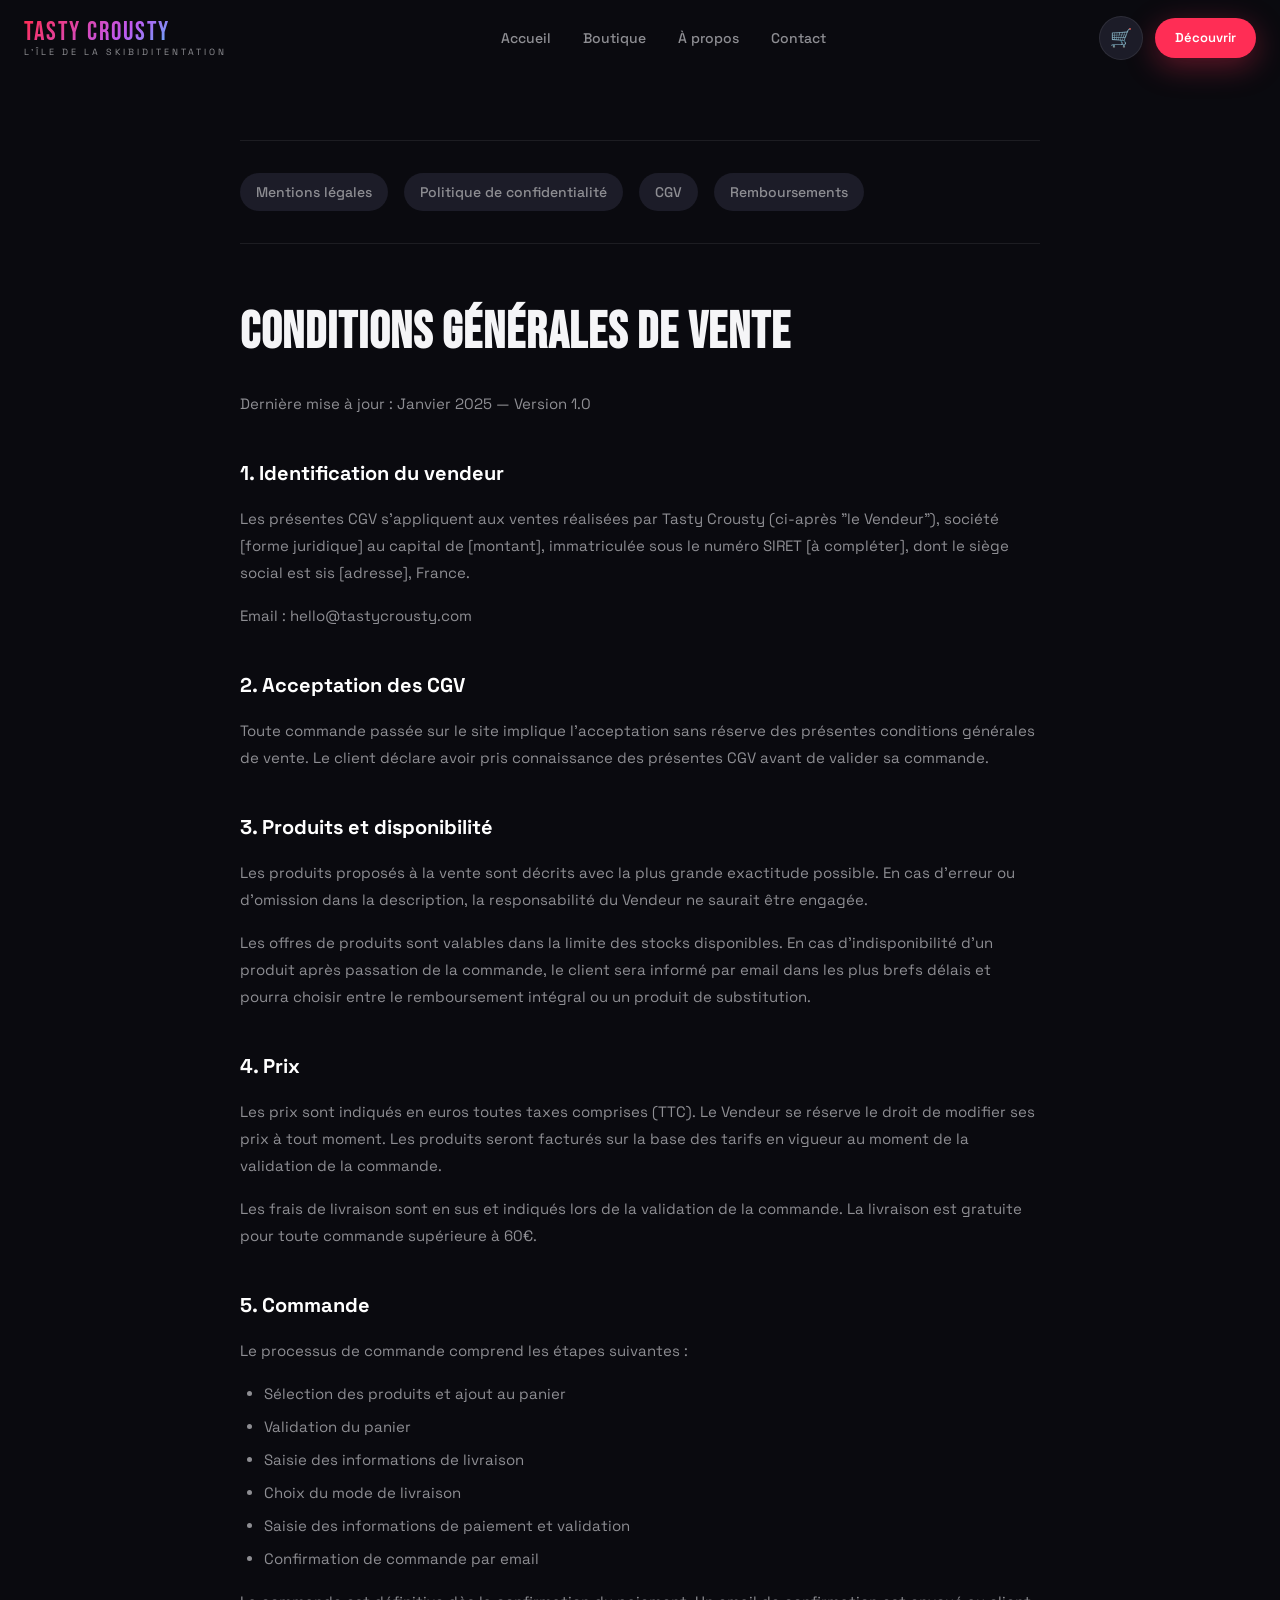
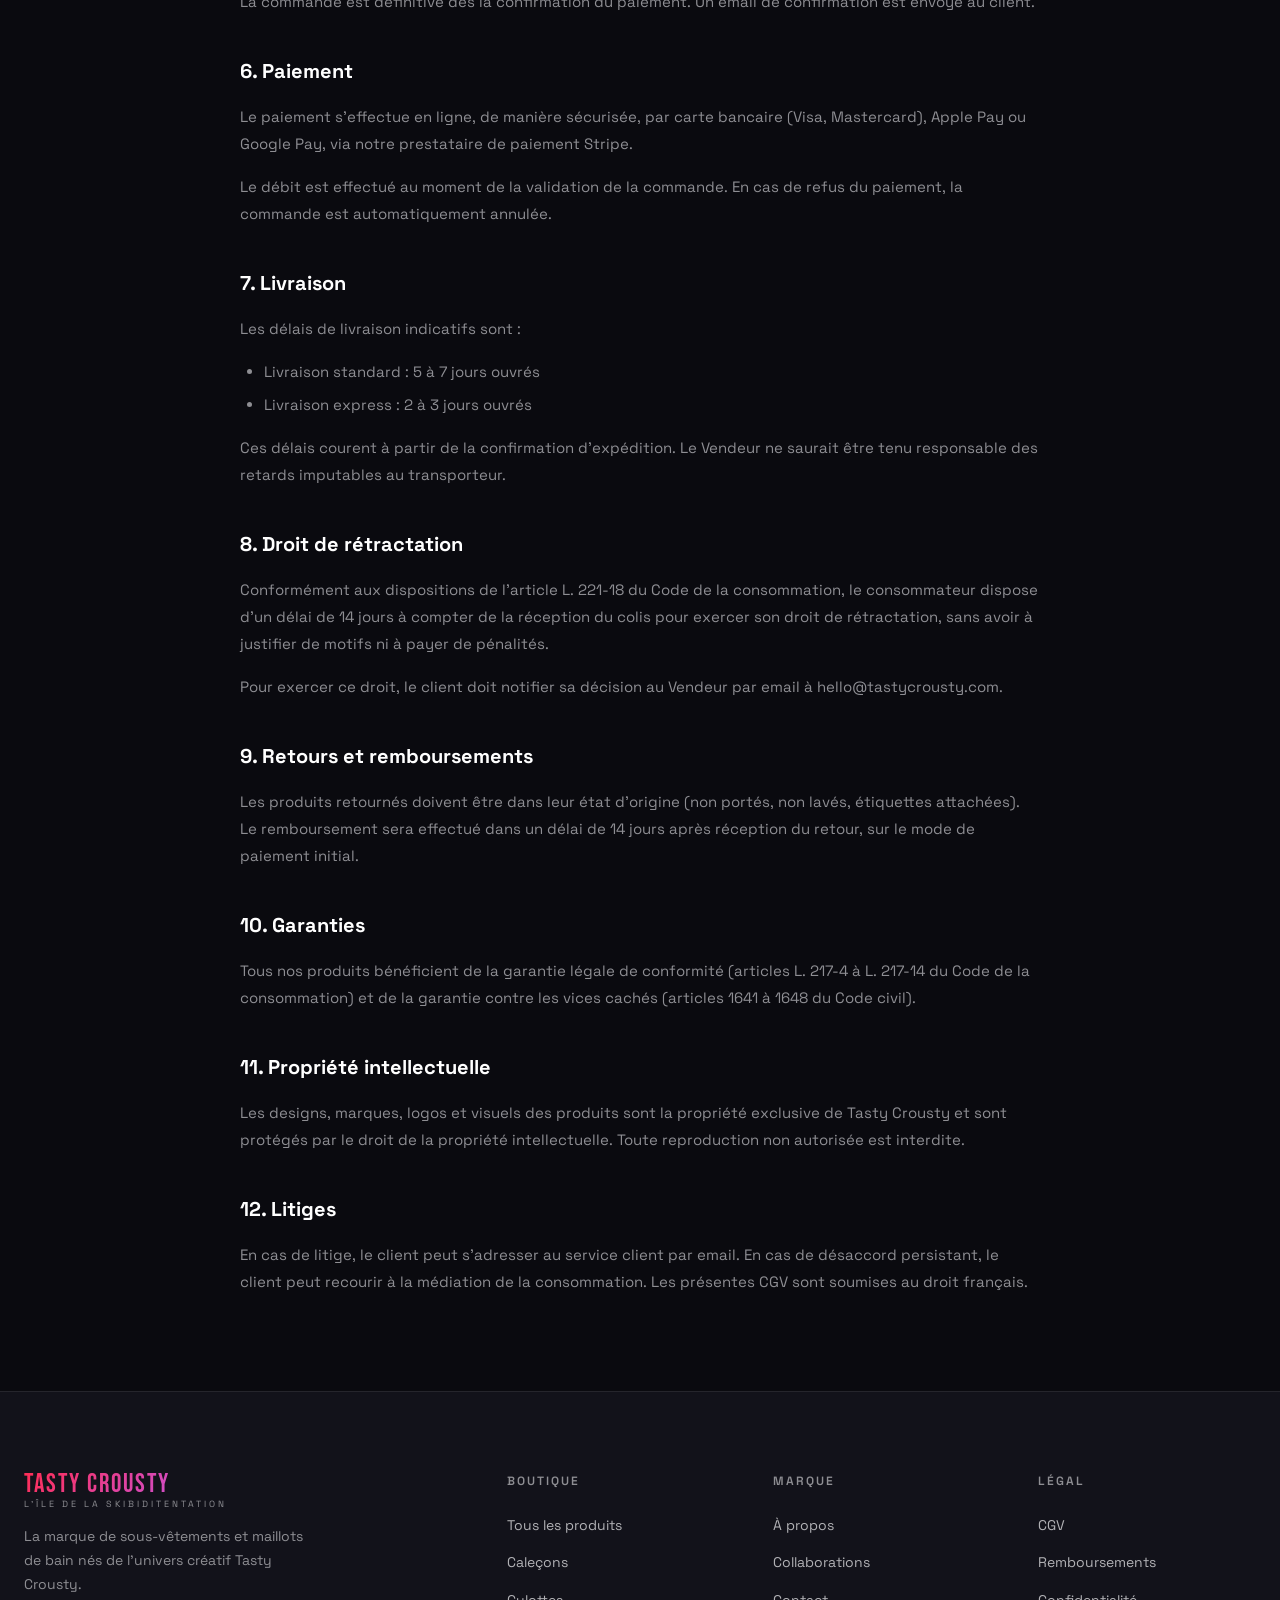
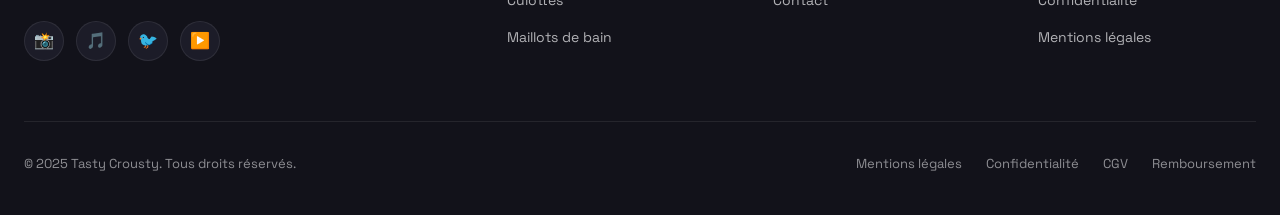
<file: cgv.html>
<!DOCTYPE html>
<html lang="fr">
<head>
  <meta charset="UTF-8">
  <meta name="viewport" content="width=device-width, initial-scale=1.0">
  <title>Conditions Générales de Vente — Tasty Crousty</title>
  <meta name="description" content="Conditions Générales de Vente — Tasty Crousty">
  <link rel="stylesheet" href="style.css">
  <link rel="icon" href="data:image/svg+xml,<svg xmlns='http://www.w3.org/2000/svg' viewBox='0 0 100 100'><text y='.9em' font-size='90'>🍪</text></svg>">
</head>
<body>

<nav class="navbar" id="navbar">
  <div class="container">
    <div class="navbar-inner">
      <a href="index.html" class="logo">
        <span class="logo-main">TASTY CROUSTY</span>
        <span class="logo-sub">L'île de la Skibiditentation</span>
      </a>
      <div class="nav-links">
        <a href="index.html">Accueil</a>
        <a href="shop.html">Boutique</a>
        <a href="about.html">À propos</a>
        <a href="contact.html">Contact</a>
      </div>
      <div class="nav-actions">
        <a href="cart.html" class="cart-btn">
          🛒
          <span class="cart-count" style="display:none">0</span>
        </a>
        <a href="shop.html" class="btn btn-primary btn-sm" style="display:none;display:flex" id="navShopBtn">Découvrir</a>
        <div class="hamburger" id="hamburger">
          <span></span><span></span><span></span>
        </div>
      </div>
    </div>
  </div>
</nav>

<div class="mobile-menu" id="mobileMenu">
  <span class="mobile-menu-close" id="mobileClose">✕</span>
  <a href="index.html">Accueil</a>
  <a href="shop.html">Boutique</a>
  <a href="about.html">À propos</a>
  <a href="contact.html">Contact</a>
  <a href="cart.html">Panier 🛒</a>
</div>


<section class="legal-page">
  <div class="container">
    <div class="legal-content">
      <div class="legal-nav">
      <a href="mentions-legales.html">Mentions légales</a>
      <a href="confidentialite.html">Politique de confidentialité</a>
      <a href="cgv.html">CGV</a>
      <a href="remboursement.html">Remboursements</a>
    </div>
      
<h1>Conditions Générales de Vente</h1>
<p class="legal-date">Dernière mise à jour : Janvier 2025 — Version 1.0</p>

<h2>1. Identification du vendeur</h2>
<p>Les présentes CGV s'appliquent aux ventes réalisées par Tasty Crousty (ci-après "le Vendeur"), société [forme juridique] au capital de [montant], immatriculée sous le numéro SIRET [à compléter], dont le siège social est sis [adresse], France.</p>
<p>Email : hello@tastycrousty.com</p>

<h2>2. Acceptation des CGV</h2>
<p>Toute commande passée sur le site implique l'acceptation sans réserve des présentes conditions générales de vente. Le client déclare avoir pris connaissance des présentes CGV avant de valider sa commande.</p>

<h2>3. Produits et disponibilité</h2>
<p>Les produits proposés à la vente sont décrits avec la plus grande exactitude possible. En cas d'erreur ou d'omission dans la description, la responsabilité du Vendeur ne saurait être engagée.</p>
<p>Les offres de produits sont valables dans la limite des stocks disponibles. En cas d'indisponibilité d'un produit après passation de la commande, le client sera informé par email dans les plus brefs délais et pourra choisir entre le remboursement intégral ou un produit de substitution.</p>

<h2>4. Prix</h2>
<p>Les prix sont indiqués en euros toutes taxes comprises (TTC). Le Vendeur se réserve le droit de modifier ses prix à tout moment. Les produits seront facturés sur la base des tarifs en vigueur au moment de la validation de la commande.</p>
<p>Les frais de livraison sont en sus et indiqués lors de la validation de la commande. La livraison est gratuite pour toute commande supérieure à 60€.</p>

<h2>5. Commande</h2>
<p>Le processus de commande comprend les étapes suivantes :</p>
<ul>
  <li>Sélection des produits et ajout au panier</li>
  <li>Validation du panier</li>
  <li>Saisie des informations de livraison</li>
  <li>Choix du mode de livraison</li>
  <li>Saisie des informations de paiement et validation</li>
  <li>Confirmation de commande par email</li>
</ul>
<p>La commande est définitive dès la confirmation du paiement. Un email de confirmation est envoyé au client.</p>

<h2>6. Paiement</h2>
<p>Le paiement s'effectue en ligne, de manière sécurisée, par carte bancaire (Visa, Mastercard), Apple Pay ou Google Pay, via notre prestataire de paiement Stripe.</p>
<p>Le débit est effectué au moment de la validation de la commande. En cas de refus du paiement, la commande est automatiquement annulée.</p>

<h2>7. Livraison</h2>
<p>Les délais de livraison indicatifs sont :</p>
<ul>
  <li>Livraison standard : 5 à 7 jours ouvrés</li>
  <li>Livraison express : 2 à 3 jours ouvrés</li>
</ul>
<p>Ces délais courent à partir de la confirmation d'expédition. Le Vendeur ne saurait être tenu responsable des retards imputables au transporteur.</p>

<h2>8. Droit de rétractation</h2>
<p>Conformément aux dispositions de l'article L. 221-18 du Code de la consommation, le consommateur dispose d'un délai de 14 jours à compter de la réception du colis pour exercer son droit de rétractation, sans avoir à justifier de motifs ni à payer de pénalités.</p>
<p>Pour exercer ce droit, le client doit notifier sa décision au Vendeur par email à hello@tastycrousty.com.</p>

<h2>9. Retours et remboursements</h2>
<p>Les produits retournés doivent être dans leur état d'origine (non portés, non lavés, étiquettes attachées). Le remboursement sera effectué dans un délai de 14 jours après réception du retour, sur le mode de paiement initial.</p>

<h2>10. Garanties</h2>
<p>Tous nos produits bénéficient de la garantie légale de conformité (articles L. 217-4 à L. 217-14 du Code de la consommation) et de la garantie contre les vices cachés (articles 1641 à 1648 du Code civil).</p>

<h2>11. Propriété intellectuelle</h2>
<p>Les designs, marques, logos et visuels des produits sont la propriété exclusive de Tasty Crousty et sont protégés par le droit de la propriété intellectuelle. Toute reproduction non autorisée est interdite.</p>

<h2>12. Litiges</h2>
<p>En cas de litige, le client peut s'adresser au service client par email. En cas de désaccord persistant, le client peut recourir à la médiation de la consommation. Les présentes CGV sont soumises au droit français.</p>

    </div>
  </div>
</section>
<footer>
  <div class="container">
    <div class="footer-grid">
      <div class="footer-brand">
        <a href="index.html" class="logo">
          <span class="logo-main">TASTY CROUSTY</span>
          <span class="logo-sub">L'île de la Skibiditentation</span>
        </a>
        <p>La marque de sous-vêtements et maillots de bain nés de l'univers créatif Tasty Crousty.</p>
        <div class="social-links">
          <a href="#" class="social-link">📸</a>
          <a href="#" class="social-link">🎵</a>
          <a href="#" class="social-link">🐦</a>
          <a href="#" class="social-link">▶️</a>
        </div>
      </div>
      <div class="footer-col">
        <h5>Boutique</h5>
        <ul>
          <li><a href="shop.html">Tous les produits</a></li>
          <li><a href="shop.html">Caleçons</a></li>
          <li><a href="shop.html">Culottes</a></li>
          <li><a href="shop.html">Maillots de bain</a></li>
        </ul>
      </div>
      <div class="footer-col">
        <h5>Marque</h5>
        <ul>
          <li><a href="about.html">À propos</a></li>
          <li><a href="contact.html">Collaborations</a></li>
          <li><a href="contact.html">Contact</a></li>
        </ul>
      </div>
      <div class="footer-col">
        <h5>Légal</h5>
        <ul>
          <li><a href="cgv.html">CGV</a></li>
          <li><a href="remboursement.html">Remboursements</a></li>
          <li><a href="confidentialite.html">Confidentialité</a></li>
          <li><a href="mentions-legales.html">Mentions légales</a></li>
        </ul>
      </div>
    </div>
    <div class="footer-bottom">
      <p>© 2025 Tasty Crousty. Tous droits réservés.</p>
      <div class="footer-legal">
        <a href="mentions-legales.html">Mentions légales</a>
        <a href="confidentialite.html">Confidentialité</a>
        <a href="cgv.html">CGV</a>
        <a href="remboursement.html">Remboursement</a>
      </div>
    </div>
  </div>
</footer>
<script src="script.js"></script>
</body>
</html>
</file>
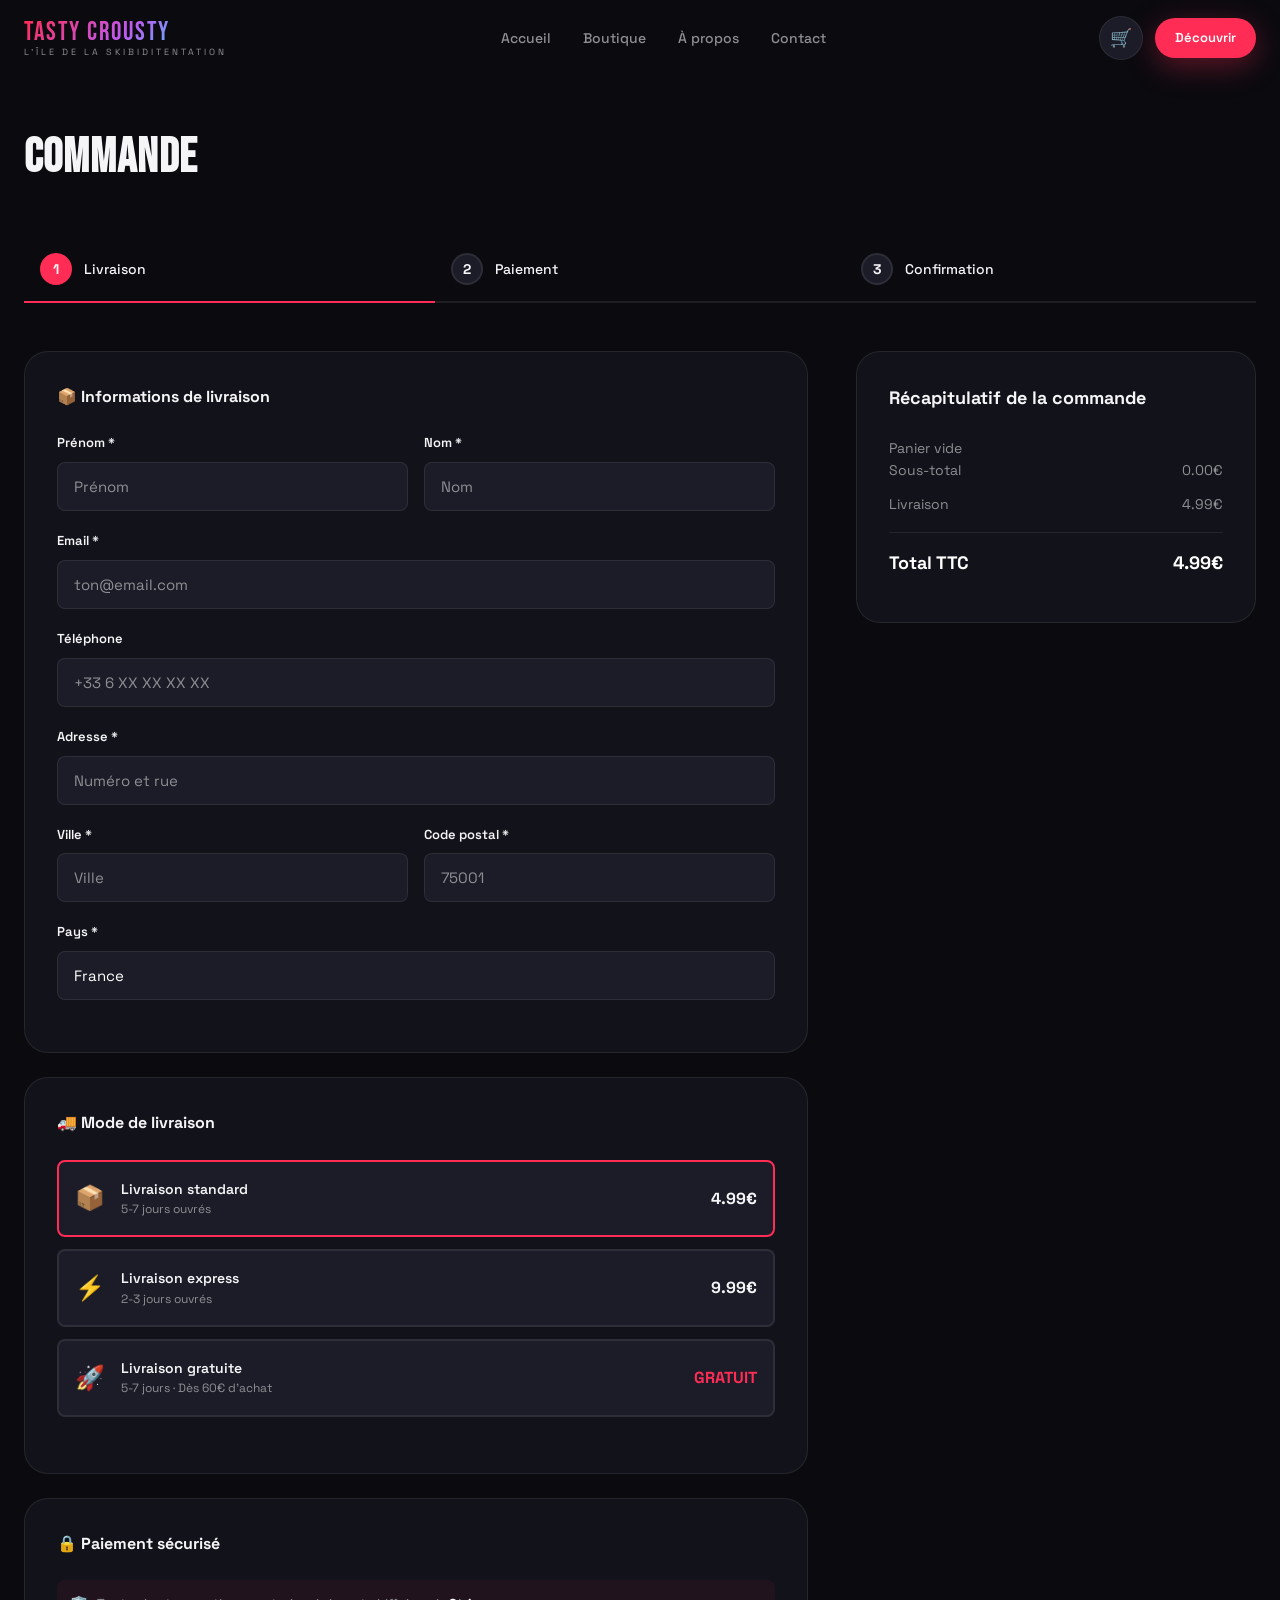
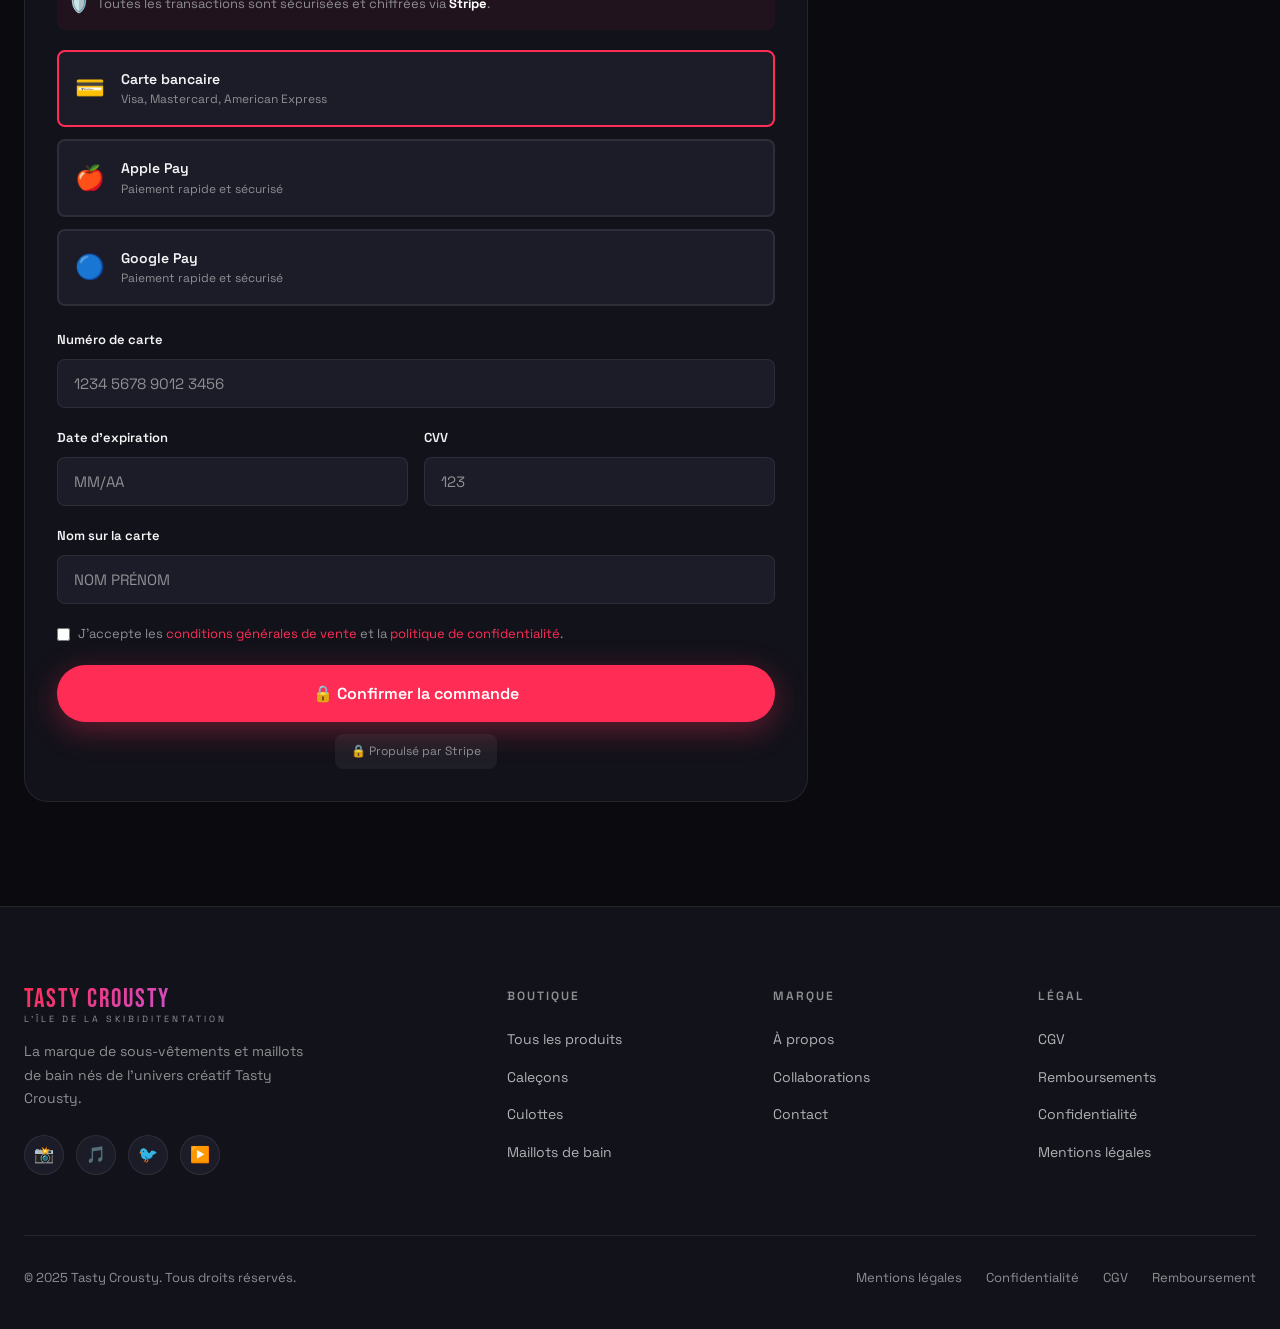
<file: checkout.html>
<!DOCTYPE html>
<html lang="fr">
<head>
  <meta charset="UTF-8">
  <meta name="viewport" content="width=device-width, initial-scale=1.0">
  <title>Commande — Tasty Crousty</title>
  <meta name="description" content="Finaliser votre commande Tasty Crousty — paiement sécurisé via Stripe.">
  <link rel="stylesheet" href="style.css">
  <link rel="icon" href="data:image/svg+xml,<svg xmlns='http://www.w3.org/2000/svg' viewBox='0 0 100 100'><text y='.9em' font-size='90'>🍪</text></svg>">
</head>
<body>

<nav class="navbar" id="navbar">
  <div class="container">
    <div class="navbar-inner">
      <a href="index.html" class="logo">
        <span class="logo-main">TASTY CROUSTY</span>
        <span class="logo-sub">L'île de la Skibiditentation</span>
      </a>
      <div class="nav-links">
        <a href="index.html">Accueil</a>
        <a href="shop.html">Boutique</a>
        <a href="about.html">À propos</a>
        <a href="contact.html">Contact</a>
      </div>
      <div class="nav-actions">
        <a href="cart.html" class="cart-btn">
          🛒
          <span class="cart-count" style="display:none">0</span>
        </a>
        <a href="shop.html" class="btn btn-primary btn-sm" style="display:none;display:flex" id="navShopBtn">Découvrir</a>
        <div class="hamburger" id="hamburger">
          <span></span><span></span><span></span>
        </div>
      </div>
    </div>
  </div>
</nav>

<div class="mobile-menu" id="mobileMenu">
  <span class="mobile-menu-close" id="mobileClose">✕</span>
  <a href="index.html">Accueil</a>
  <a href="shop.html">Boutique</a>
  <a href="about.html">À propos</a>
  <a href="contact.html">Contact</a>
  <a href="cart.html">Panier 🛒</a>
</div>


<section class="checkout-page">
  <div class="container">
    <h1 class="fade-up" style="font-family:var(--font-display);font-size:48px;letter-spacing:1px;margin-bottom:40px">COMMANDE</h1>

    <!-- STEPS -->
    <div class="checkout-steps fade-up">
      <div class="checkout-step active">
        <div class="step-num">1</div>
        <span class="step-name">Livraison</span>
      </div>
      <div class="checkout-step">
        <div class="step-num">2</div>
        <span class="step-name">Paiement</span>
      </div>
      <div class="checkout-step">
        <div class="step-num">3</div>
        <span class="step-name">Confirmation</span>
      </div>
    </div>

    <div class="checkout-layout">
      <div>
        <!-- INFOS LIVRAISON -->
        <div class="checkout-section fade-up">
          <h3>📦 Informations de livraison</h3>
          <div class="form-grid">
            <div class="form-group">
              <label>Prénom *</label>
              <input type="text" class="form-control" placeholder="Prénom" required>
            </div>
            <div class="form-group">
              <label>Nom *</label>
              <input type="text" class="form-control" placeholder="Nom" required>
            </div>
          </div>
          <div class="form-group">
            <label>Email *</label>
            <input type="email" class="form-control" placeholder="ton@email.com" required>
          </div>
          <div class="form-group">
            <label>Téléphone</label>
            <input type="tel" class="form-control" placeholder="+33 6 XX XX XX XX">
          </div>
          <div class="form-group">
            <label>Adresse *</label>
            <input type="text" class="form-control" placeholder="Numéro et rue" required>
          </div>
          <div class="form-grid">
            <div class="form-group">
              <label>Ville *</label>
              <input type="text" class="form-control" placeholder="Ville" required>
            </div>
            <div class="form-group">
              <label>Code postal *</label>
              <input type="text" class="form-control" placeholder="75001" required>
            </div>
          </div>
          <div class="form-group">
            <label>Pays *</label>
            <select class="form-control form-select" required>
              <option>France</option>
              <option>Belgique</option>
              <option>Suisse</option>
              <option>Luxembourg</option>
              <option>Canada</option>
            </select>
          </div>
        </div>

        <!-- MODE LIVRAISON -->
        <div class="checkout-section fade-up">
          <h3>🚚 Mode de livraison</h3>
          <div class="payment-methods">
            <div class="payment-method active" onclick="selectShipping(this)">
              <span class="pm-icon">📦</span>
              <div>
                <div class="pm-name">Livraison standard</div>
                <div class="pm-desc">5-7 jours ouvrés</div>
              </div>
              <span style="margin-left:auto;font-weight:700">4.99€</span>
            </div>
            <div class="payment-method" onclick="selectShipping(this)">
              <span class="pm-icon">⚡</span>
              <div>
                <div class="pm-name">Livraison express</div>
                <div class="pm-desc">2-3 jours ouvrés</div>
              </div>
              <span style="margin-left:auto;font-weight:700">9.99€</span>
            </div>
            <div class="payment-method" onclick="selectShipping(this)">
              <span class="pm-icon">🚀</span>
              <div>
                <div class="pm-name">Livraison gratuite</div>
                <div class="pm-desc">5-7 jours · Dès 60€ d'achat</div>
              </div>
              <span style="margin-left:auto;font-weight:700;color:var(--primary)">GRATUIT</span>
            </div>
          </div>
        </div>

        <!-- PAIEMENT -->
        <div class="checkout-section fade-up">
          <h3>🔒 Paiement sécurisé</h3>
          <div style="display:flex;align-items:center;gap:8px;margin-bottom:20px;padding:12px;background:rgba(255,45,85,0.06);border-radius:var(--radius-sm)">
            <span>🛡️</span>
            <span style="font-size:13px;color:var(--gray)">Toutes les transactions sont sécurisées et chiffrées via <strong style="color:white">Stripe</strong>.</span>
          </div>
          <div class="payment-methods">
            <div class="payment-method active" onclick="selectPayment(this)">
              <span class="pm-icon">💳</span>
              <div>
                <div class="pm-name">Carte bancaire</div>
                <div class="pm-desc">Visa, Mastercard, American Express</div>
              </div>
            </div>
            <div class="payment-method" onclick="selectPayment(this)">
              <span class="pm-icon">🍎</span>
              <div>
                <div class="pm-name">Apple Pay</div>
                <div class="pm-desc">Paiement rapide et sécurisé</div>
              </div>
            </div>
            <div class="payment-method" onclick="selectPayment(this)">
              <span class="pm-icon">🔵</span>
              <div>
                <div class="pm-name">Google Pay</div>
                <div class="pm-desc">Paiement rapide et sécurisé</div>
              </div>
            </div>
          </div>

          <!-- STRIPE CARD FIELDS -->
          <div id="cardFields" style="margin-top:20px">
            <div class="form-group">
              <label>Numéro de carte</label>
              <input type="text" class="form-control" placeholder="1234 5678 9012 3456" maxlength="19">
            </div>
            <div class="form-grid">
              <div class="form-group">
                <label>Date d'expiration</label>
                <input type="text" class="form-control" placeholder="MM/AA" maxlength="5">
              </div>
              <div class="form-group">
                <label>CVV</label>
                <input type="text" class="form-control" placeholder="123" maxlength="4">
              </div>
            </div>
            <div class="form-group">
              <label>Nom sur la carte</label>
              <input type="text" class="form-control" placeholder="NOM PRÉNOM">
            </div>
          </div>

          <div style="margin:20px 0;display:flex;align-items:center;gap:8px">
            <input type="checkbox" id="cgvCheck" style="accent-color:var(--primary)">
            <label for="cgvCheck" style="font-size:13px;color:var(--gray)">
              J'accepte les <a href="cgv.html" style="color:var(--primary)">conditions générales de vente</a> et la <a href="confidentialite.html" style="color:var(--primary)">politique de confidentialité</a>.
            </label>
          </div>

          <button onclick="submitOrder()" class="btn btn-primary" style="width:100%;justify-content:center;font-size:16px;padding:18px">
            🔒 Confirmer la commande
          </button>
          <div style="display:flex;align-items:center;justify-content:center;gap:8px;margin-top:12px">
            <span class="stripe-badge">🔒 Propulsé par Stripe</span>
          </div>
        </div>
      </div>

      <!-- RÉCAP COMMANDE -->
      <div class="fade-up fade-up-delay-1">
        <div class="cart-summary">
          <h3>Récapitulatif de la commande</h3>
          <div id="orderItems" class="order-summary-mini"></div>
          <div class="summary-line">
            <span>Sous-total</span>
            <span id="co-subtotal">0.00€</span>
          </div>
          <div class="summary-line">
            <span>Livraison</span>
            <span id="co-shipping">4.99€</span>
          </div>
          <div class="summary-line total">
            <span>Total TTC</span>
            <span id="co-total">0.00€</span>
          </div>
        </div>
      </div>
    </div>
  </div>
</section>

<script>
function selectShipping(el) {
  document.querySelectorAll('.checkout-section:nth-child(2) .payment-method').forEach(m => m.classList.remove('active'));
  el.classList.add('active');
}
function selectPayment(el) {
  document.querySelectorAll('.checkout-section:nth-child(3) .payment-method').forEach(m => m.classList.remove('active'));
  el.classList.add('active');
  document.getElementById('cardFields').style.display = el.querySelector('.pm-name').textContent === 'Carte bancaire' ? 'block' : 'none';
}
function submitOrder() {
  const cgv = document.getElementById('cgvCheck');
  if (!cgv.checked) { showToast('⚠️ Veuillez accepter les CGV pour continuer'); return; }
  showToast('✅ Commande confirmée ! Tu recevras un email de confirmation.');
  setTimeout(() => {
    localStorage.removeItem('tc_cart');
    window.location.href = 'index.html';
  }, 3000);
}
// Populate order summary from cart
document.addEventListener('DOMContentLoaded', () => {
  const c = JSON.parse(localStorage.getItem('tc_cart') || '[]');
  const container = document.getElementById('orderItems');
  if (container) {
    container.innerHTML = c.map(item => `
      <div class="osi">
        <div class="osi-img">${item.emoji || '👕'}</div>
        <div><div class="osi-name">${item.name}</div><div class="osi-meta">Taille: ${item.size} · Qté: ${item.qty}</div></div>
        <div class="osi-price">${((item.price || 0) * item.qty).toFixed(2)}€</div>
      </div>
    `).join('') || '<p style="color:var(--gray);font-size:14px">Panier vide</p>';
    const sub = c.reduce((s, i) => s + (i.price || 0) * i.qty, 0);
    const ship = sub >= 60 ? 0 : 4.99;
    document.getElementById('co-subtotal').textContent = sub.toFixed(2) + '€';
    document.getElementById('co-shipping').textContent = ship === 0 ? 'GRATUIT' : ship.toFixed(2) + '€';
    document.getElementById('co-total').textContent = (sub + ship).toFixed(2) + '€';
  }
});
</script>

<footer>
  <div class="container">
    <div class="footer-grid">
      <div class="footer-brand">
        <a href="index.html" class="logo">
          <span class="logo-main">TASTY CROUSTY</span>
          <span class="logo-sub">L'île de la Skibiditentation</span>
        </a>
        <p>La marque de sous-vêtements et maillots de bain nés de l'univers créatif Tasty Crousty.</p>
        <div class="social-links">
          <a href="#" class="social-link">📸</a>
          <a href="#" class="social-link">🎵</a>
          <a href="#" class="social-link">🐦</a>
          <a href="#" class="social-link">▶️</a>
        </div>
      </div>
      <div class="footer-col">
        <h5>Boutique</h5>
        <ul>
          <li><a href="shop.html">Tous les produits</a></li>
          <li><a href="shop.html">Caleçons</a></li>
          <li><a href="shop.html">Culottes</a></li>
          <li><a href="shop.html">Maillots de bain</a></li>
        </ul>
      </div>
      <div class="footer-col">
        <h5>Marque</h5>
        <ul>
          <li><a href="about.html">À propos</a></li>
          <li><a href="contact.html">Collaborations</a></li>
          <li><a href="contact.html">Contact</a></li>
        </ul>
      </div>
      <div class="footer-col">
        <h5>Légal</h5>
        <ul>
          <li><a href="cgv.html">CGV</a></li>
          <li><a href="remboursement.html">Remboursements</a></li>
          <li><a href="confidentialite.html">Confidentialité</a></li>
          <li><a href="mentions-legales.html">Mentions légales</a></li>
        </ul>
      </div>
    </div>
    <div class="footer-bottom">
      <p>© 2025 Tasty Crousty. Tous droits réservés.</p>
      <div class="footer-legal">
        <a href="mentions-legales.html">Mentions légales</a>
        <a href="confidentialite.html">Confidentialité</a>
        <a href="cgv.html">CGV</a>
        <a href="remboursement.html">Remboursement</a>
      </div>
    </div>
  </div>
</footer>
<script src="script.js"></script>
</body>
</html>
</file>
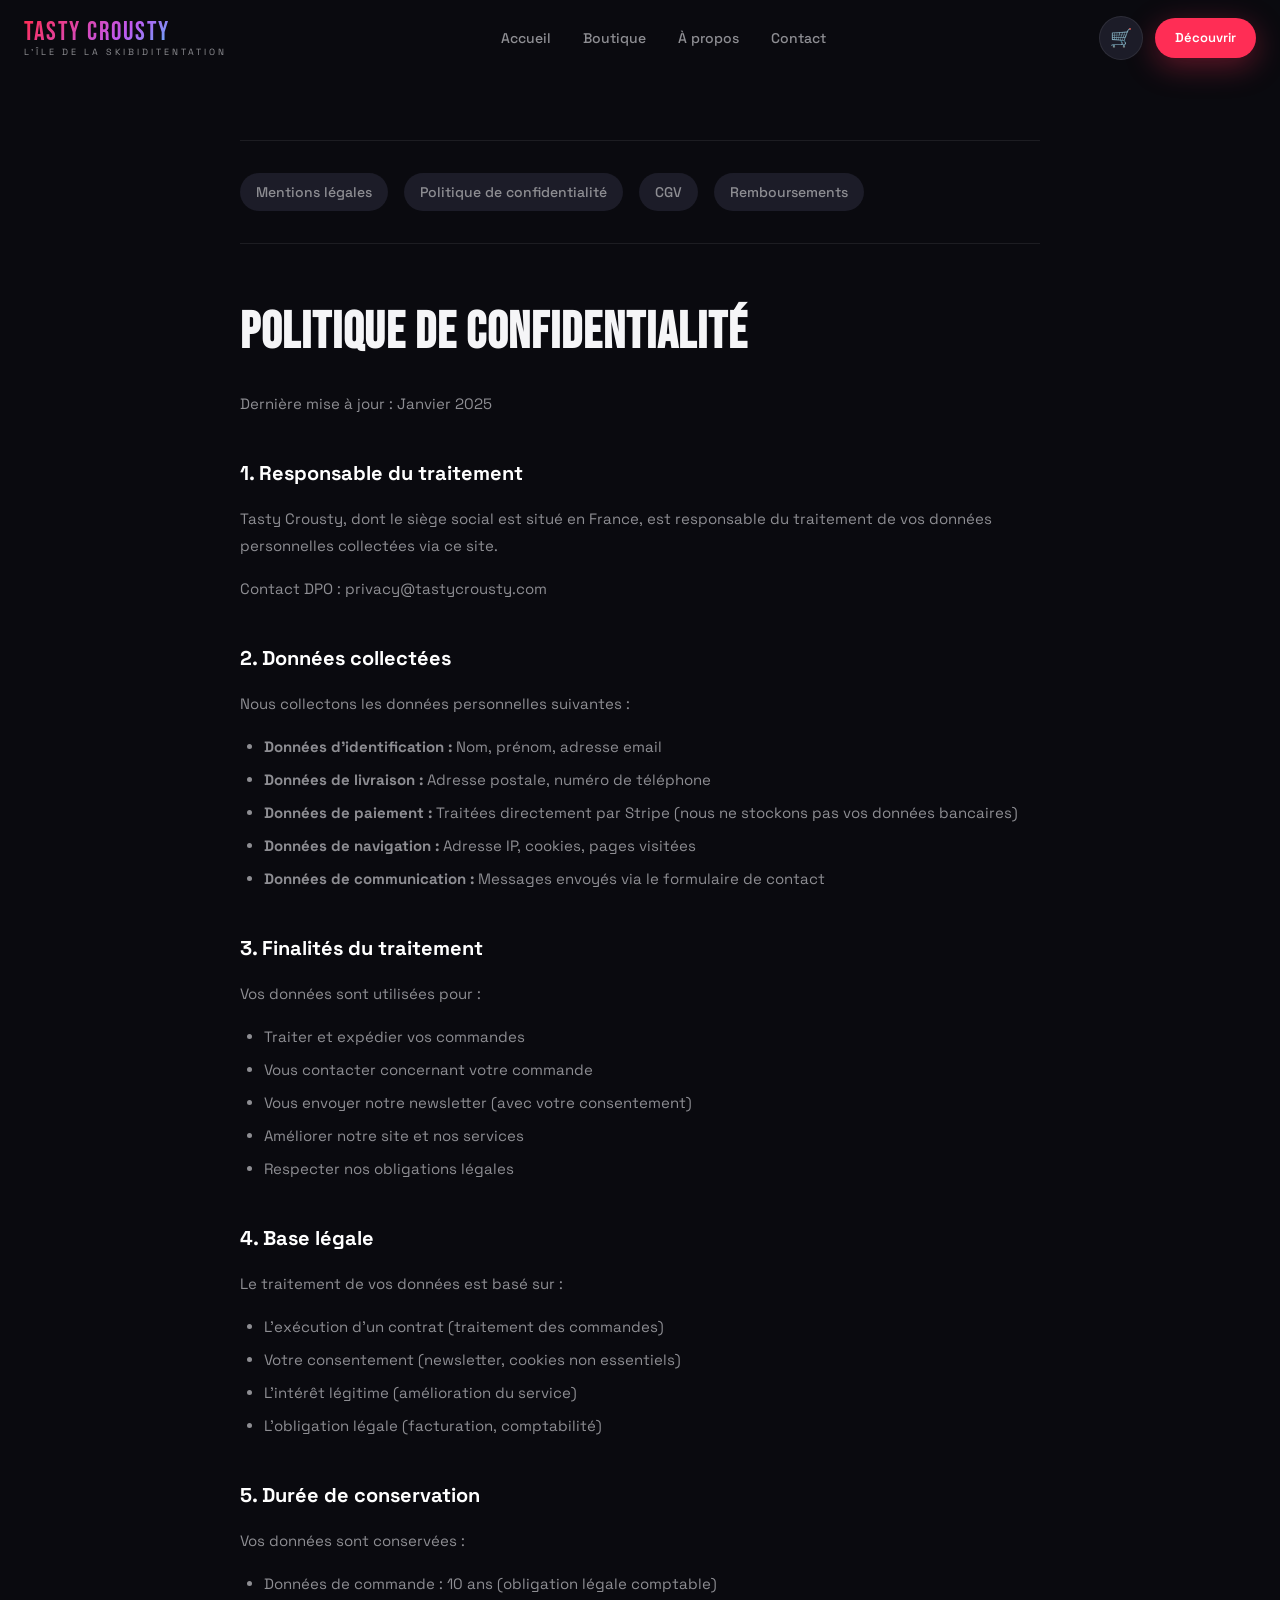
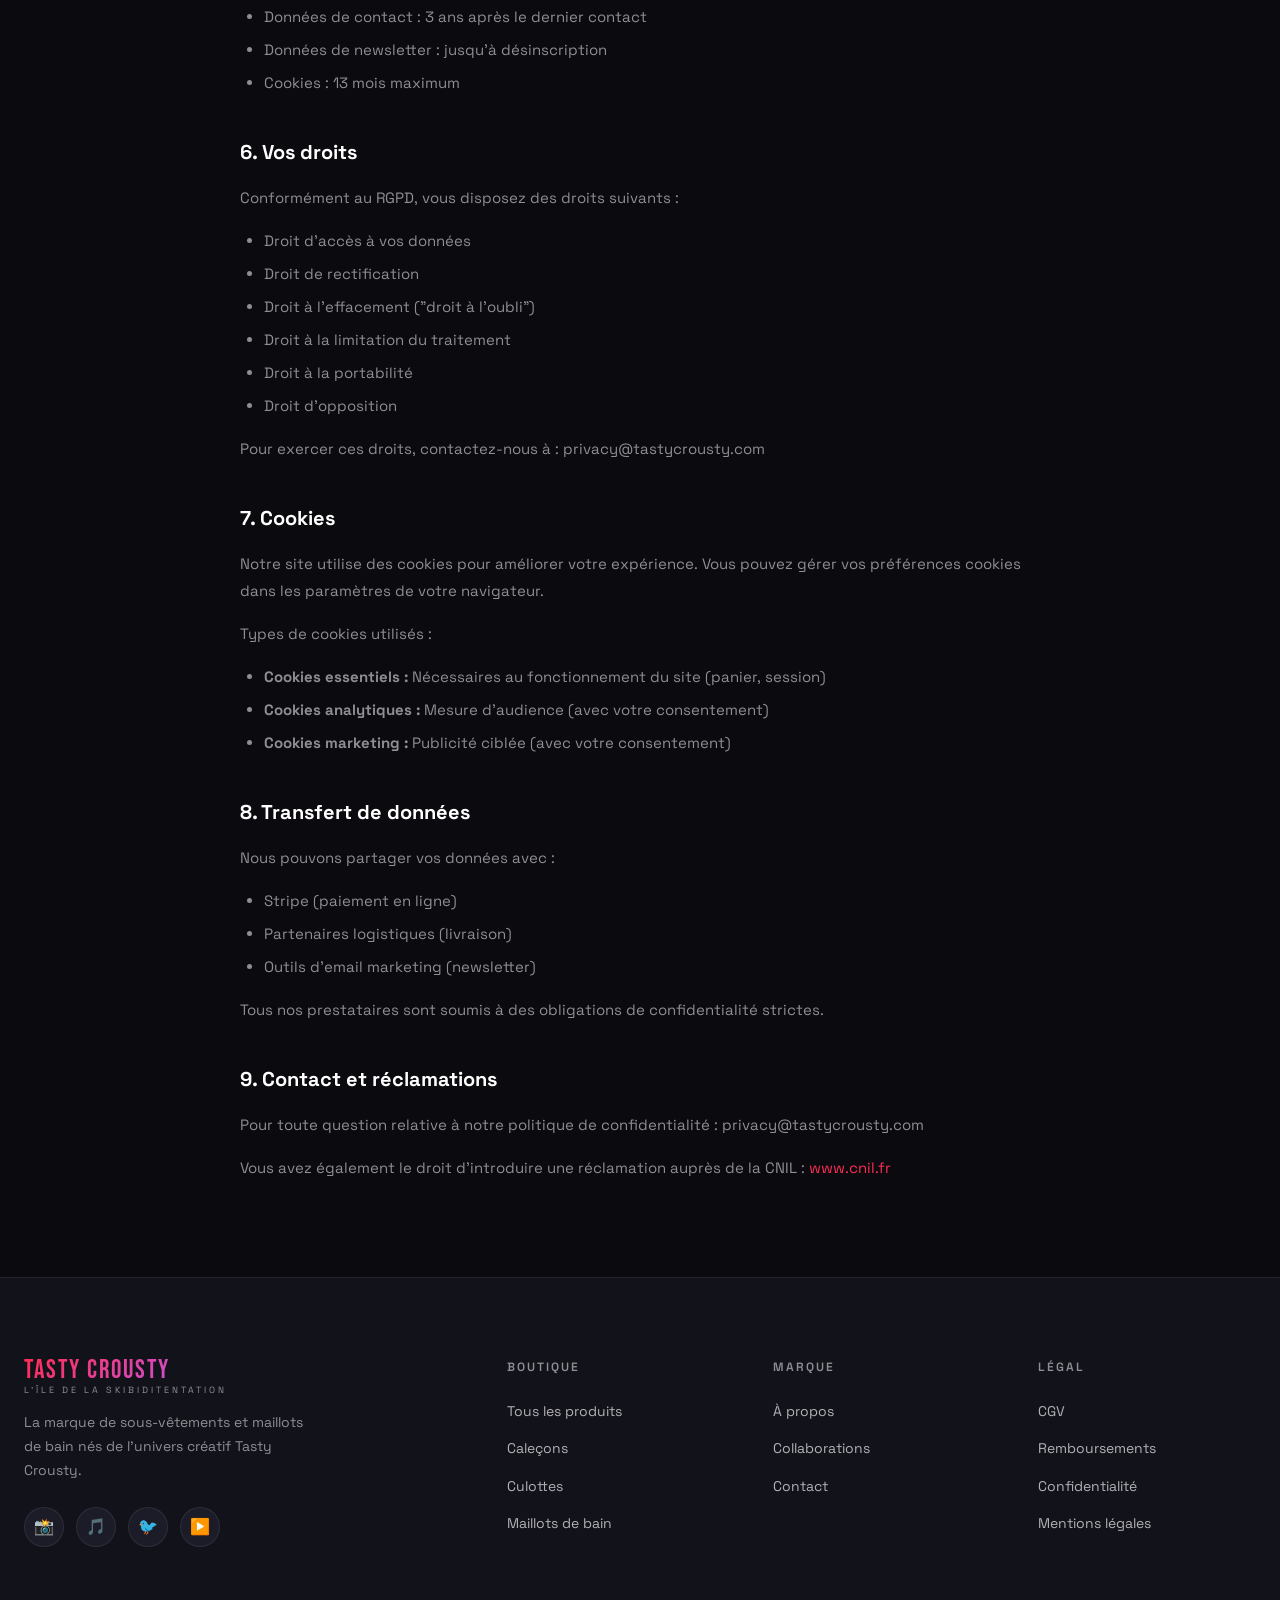
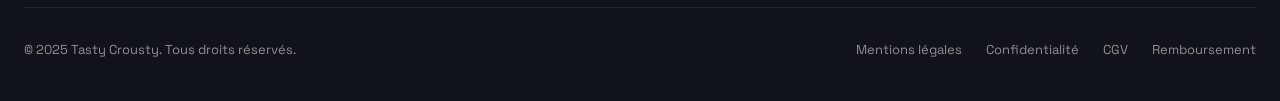
<file: confidentialite.html>
<!DOCTYPE html>
<html lang="fr">
<head>
  <meta charset="UTF-8">
  <meta name="viewport" content="width=device-width, initial-scale=1.0">
  <title>Politique de confidentialité — Tasty Crousty</title>
  <meta name="description" content="Politique de confidentialité — Tasty Crousty">
  <link rel="stylesheet" href="style.css">
  <link rel="icon" href="data:image/svg+xml,<svg xmlns='http://www.w3.org/2000/svg' viewBox='0 0 100 100'><text y='.9em' font-size='90'>🍪</text></svg>">
</head>
<body>

<nav class="navbar" id="navbar">
  <div class="container">
    <div class="navbar-inner">
      <a href="index.html" class="logo">
        <span class="logo-main">TASTY CROUSTY</span>
        <span class="logo-sub">L'île de la Skibiditentation</span>
      </a>
      <div class="nav-links">
        <a href="index.html">Accueil</a>
        <a href="shop.html">Boutique</a>
        <a href="about.html">À propos</a>
        <a href="contact.html">Contact</a>
      </div>
      <div class="nav-actions">
        <a href="cart.html" class="cart-btn">
          🛒
          <span class="cart-count" style="display:none">0</span>
        </a>
        <a href="shop.html" class="btn btn-primary btn-sm" style="display:none;display:flex" id="navShopBtn">Découvrir</a>
        <div class="hamburger" id="hamburger">
          <span></span><span></span><span></span>
        </div>
      </div>
    </div>
  </div>
</nav>

<div class="mobile-menu" id="mobileMenu">
  <span class="mobile-menu-close" id="mobileClose">✕</span>
  <a href="index.html">Accueil</a>
  <a href="shop.html">Boutique</a>
  <a href="about.html">À propos</a>
  <a href="contact.html">Contact</a>
  <a href="cart.html">Panier 🛒</a>
</div>


<section class="legal-page">
  <div class="container">
    <div class="legal-content">
      <div class="legal-nav">
      <a href="mentions-legales.html">Mentions légales</a>
      <a href="confidentialite.html">Politique de confidentialité</a>
      <a href="cgv.html">CGV</a>
      <a href="remboursement.html">Remboursements</a>
    </div>
      
<h1>Politique de confidentialité</h1>
<p class="legal-date">Dernière mise à jour : Janvier 2025</p>

<h2>1. Responsable du traitement</h2>
<p>Tasty Crousty, dont le siège social est situé en France, est responsable du traitement de vos données personnelles collectées via ce site.</p>
<p>Contact DPO : privacy@tastycrousty.com</p>

<h2>2. Données collectées</h2>
<p>Nous collectons les données personnelles suivantes :</p>
<ul>
  <li><strong>Données d'identification :</strong> Nom, prénom, adresse email</li>
  <li><strong>Données de livraison :</strong> Adresse postale, numéro de téléphone</li>
  <li><strong>Données de paiement :</strong> Traitées directement par Stripe (nous ne stockons pas vos données bancaires)</li>
  <li><strong>Données de navigation :</strong> Adresse IP, cookies, pages visitées</li>
  <li><strong>Données de communication :</strong> Messages envoyés via le formulaire de contact</li>
</ul>

<h2>3. Finalités du traitement</h2>
<p>Vos données sont utilisées pour :</p>
<ul>
  <li>Traiter et expédier vos commandes</li>
  <li>Vous contacter concernant votre commande</li>
  <li>Vous envoyer notre newsletter (avec votre consentement)</li>
  <li>Améliorer notre site et nos services</li>
  <li>Respecter nos obligations légales</li>
</ul>

<h2>4. Base légale</h2>
<p>Le traitement de vos données est basé sur :</p>
<ul>
  <li>L'exécution d'un contrat (traitement des commandes)</li>
  <li>Votre consentement (newsletter, cookies non essentiels)</li>
  <li>L'intérêt légitime (amélioration du service)</li>
  <li>L'obligation légale (facturation, comptabilité)</li>
</ul>

<h2>5. Durée de conservation</h2>
<p>Vos données sont conservées :</p>
<ul>
  <li>Données de commande : 10 ans (obligation légale comptable)</li>
  <li>Données de contact : 3 ans après le dernier contact</li>
  <li>Données de newsletter : jusqu'à désinscription</li>
  <li>Cookies : 13 mois maximum</li>
</ul>

<h2>6. Vos droits</h2>
<p>Conformément au RGPD, vous disposez des droits suivants :</p>
<ul>
  <li>Droit d'accès à vos données</li>
  <li>Droit de rectification</li>
  <li>Droit à l'effacement ("droit à l'oubli")</li>
  <li>Droit à la limitation du traitement</li>
  <li>Droit à la portabilité</li>
  <li>Droit d'opposition</li>
</ul>
<p>Pour exercer ces droits, contactez-nous à : privacy@tastycrousty.com</p>

<h2>7. Cookies</h2>
<p>Notre site utilise des cookies pour améliorer votre expérience. Vous pouvez gérer vos préférences cookies dans les paramètres de votre navigateur.</p>
<p>Types de cookies utilisés :</p>
<ul>
  <li><strong>Cookies essentiels :</strong> Nécessaires au fonctionnement du site (panier, session)</li>
  <li><strong>Cookies analytiques :</strong> Mesure d'audience (avec votre consentement)</li>
  <li><strong>Cookies marketing :</strong> Publicité ciblée (avec votre consentement)</li>
</ul>

<h2>8. Transfert de données</h2>
<p>Nous pouvons partager vos données avec :</p>
<ul>
  <li>Stripe (paiement en ligne)</li>
  <li>Partenaires logistiques (livraison)</li>
  <li>Outils d'email marketing (newsletter)</li>
</ul>
<p>Tous nos prestataires sont soumis à des obligations de confidentialité strictes.</p>

<h2>9. Contact et réclamations</h2>
<p>Pour toute question relative à notre politique de confidentialité : privacy@tastycrousty.com</p>
<p>Vous avez également le droit d'introduire une réclamation auprès de la CNIL : <a href="https://www.cnil.fr" target="_blank">www.cnil.fr</a></p>

    </div>
  </div>
</section>
<footer>
  <div class="container">
    <div class="footer-grid">
      <div class="footer-brand">
        <a href="index.html" class="logo">
          <span class="logo-main">TASTY CROUSTY</span>
          <span class="logo-sub">L'île de la Skibiditentation</span>
        </a>
        <p>La marque de sous-vêtements et maillots de bain nés de l'univers créatif Tasty Crousty.</p>
        <div class="social-links">
          <a href="#" class="social-link">📸</a>
          <a href="#" class="social-link">🎵</a>
          <a href="#" class="social-link">🐦</a>
          <a href="#" class="social-link">▶️</a>
        </div>
      </div>
      <div class="footer-col">
        <h5>Boutique</h5>
        <ul>
          <li><a href="shop.html">Tous les produits</a></li>
          <li><a href="shop.html">Caleçons</a></li>
          <li><a href="shop.html">Culottes</a></li>
          <li><a href="shop.html">Maillots de bain</a></li>
        </ul>
      </div>
      <div class="footer-col">
        <h5>Marque</h5>
        <ul>
          <li><a href="about.html">À propos</a></li>
          <li><a href="contact.html">Collaborations</a></li>
          <li><a href="contact.html">Contact</a></li>
        </ul>
      </div>
      <div class="footer-col">
        <h5>Légal</h5>
        <ul>
          <li><a href="cgv.html">CGV</a></li>
          <li><a href="remboursement.html">Remboursements</a></li>
          <li><a href="confidentialite.html">Confidentialité</a></li>
          <li><a href="mentions-legales.html">Mentions légales</a></li>
        </ul>
      </div>
    </div>
    <div class="footer-bottom">
      <p>© 2025 Tasty Crousty. Tous droits réservés.</p>
      <div class="footer-legal">
        <a href="mentions-legales.html">Mentions légales</a>
        <a href="confidentialite.html">Confidentialité</a>
        <a href="cgv.html">CGV</a>
        <a href="remboursement.html">Remboursement</a>
      </div>
    </div>
  </div>
</footer>
<script src="script.js"></script>
</body>
</html>
</file>
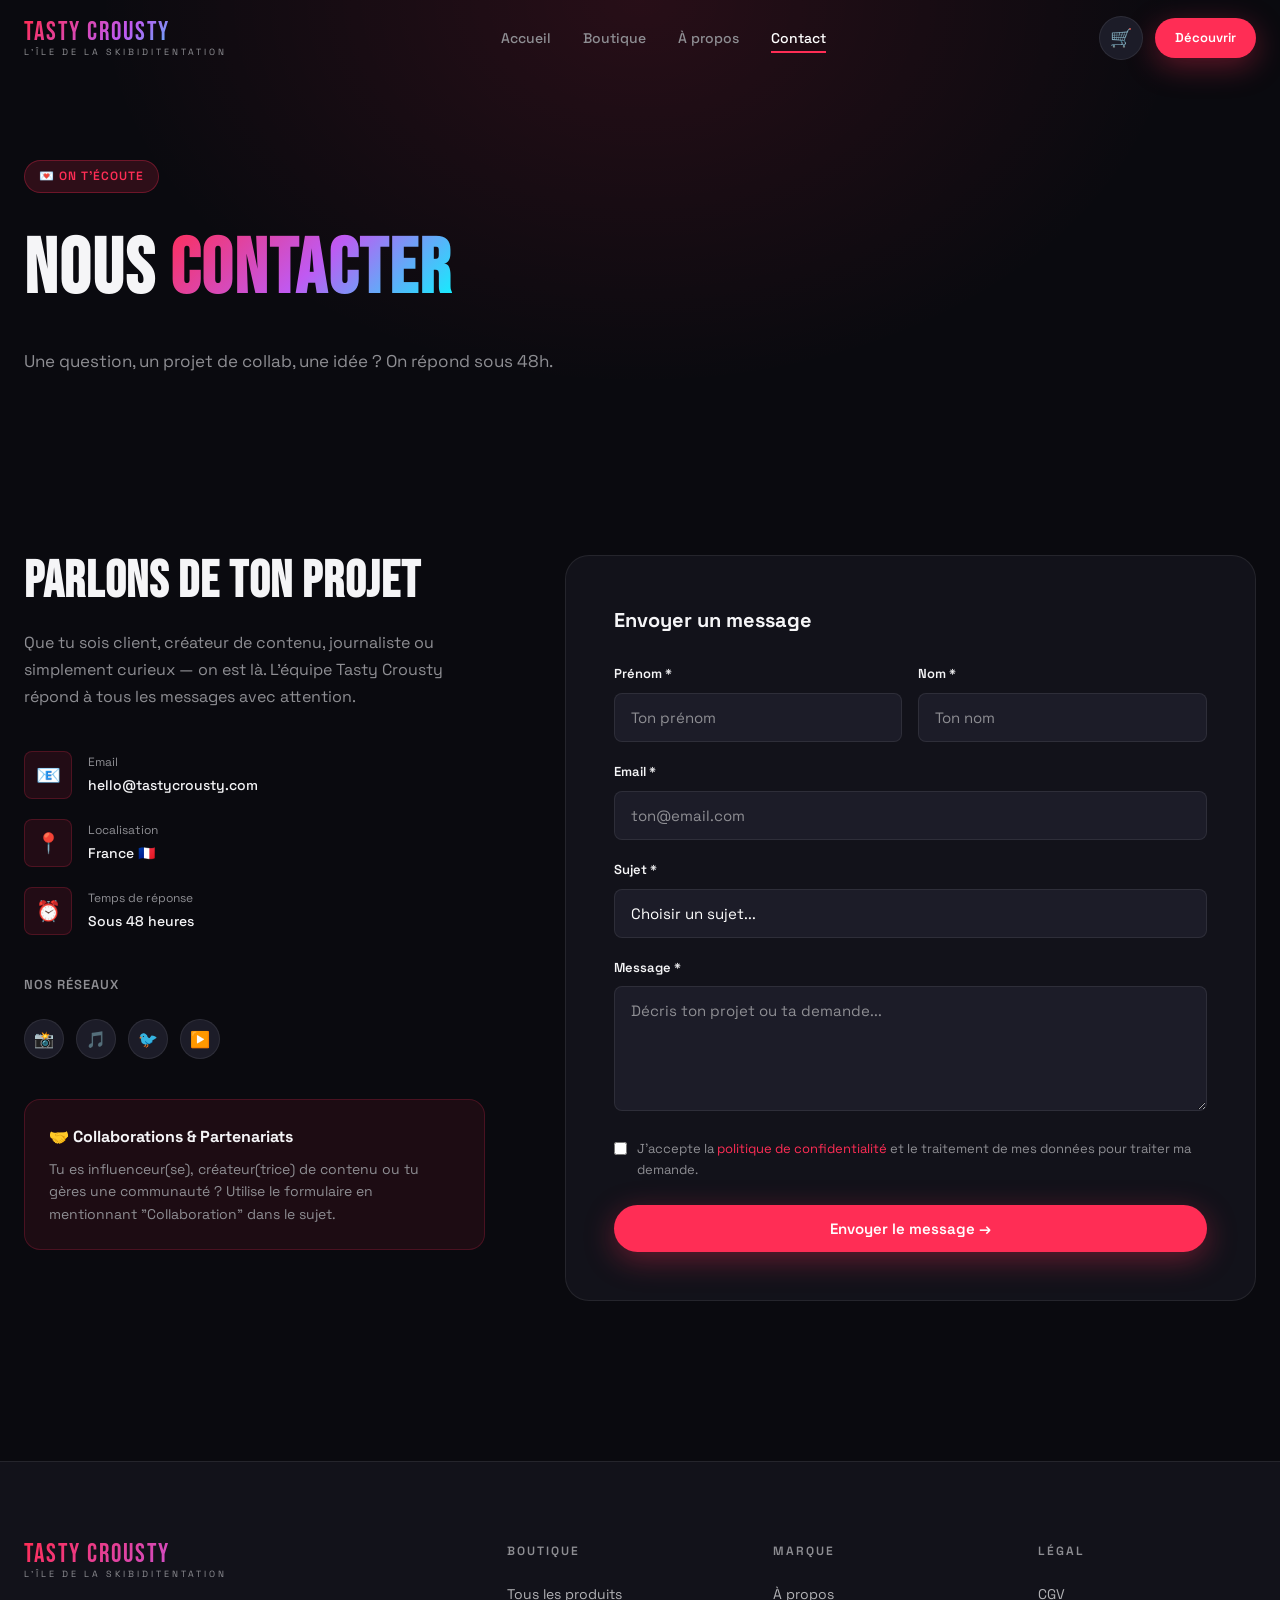
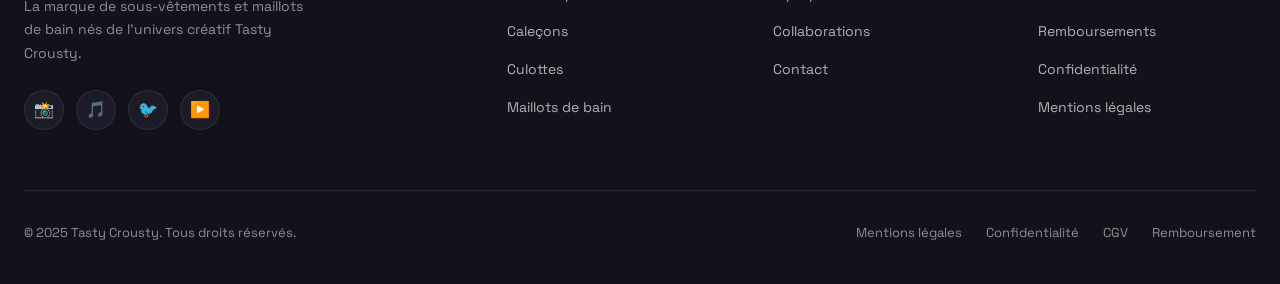
<file: contact.html>
<!DOCTYPE html>
<html lang="fr">
<head>
  <meta charset="UTF-8">
  <meta name="viewport" content="width=device-width, initial-scale=1.0">
  <title>Contact — Tasty Crousty</title>
  <meta name="description" content="Contactez Tasty Crousty pour toute question, collaboration ou partenariat.">
  <link rel="stylesheet" href="style.css">
  <link rel="icon" href="data:image/svg+xml,<svg xmlns='http://www.w3.org/2000/svg' viewBox='0 0 100 100'><text y='.9em' font-size='90'>🍪</text></svg>">
</head>
<body>

<nav class="navbar" id="navbar">
  <div class="container">
    <div class="navbar-inner">
      <a href="index.html" class="logo">
        <span class="logo-main">TASTY CROUSTY</span>
        <span class="logo-sub">L'île de la Skibiditentation</span>
      </a>
      <div class="nav-links">
        <a href="index.html">Accueil</a>
        <a href="shop.html">Boutique</a>
        <a href="about.html">À propos</a>
        <a href="contact.html">Contact</a>
      </div>
      <div class="nav-actions">
        <a href="cart.html" class="cart-btn">
          🛒
          <span class="cart-count" style="display:none">0</span>
        </a>
        <a href="shop.html" class="btn btn-primary btn-sm" style="display:none;display:flex" id="navShopBtn">Découvrir</a>
        <div class="hamburger" id="hamburger">
          <span></span><span></span><span></span>
        </div>
      </div>
    </div>
  </div>
</nav>

<div class="mobile-menu" id="mobileMenu">
  <span class="mobile-menu-close" id="mobileClose">✕</span>
  <a href="index.html">Accueil</a>
  <a href="shop.html">Boutique</a>
  <a href="about.html">À propos</a>
  <a href="contact.html">Contact</a>
  <a href="cart.html">Panier 🛒</a>
</div>


<section class="page-hero">
  <div class="page-hero-bg"></div>
  <div class="container">
    <span class="tag fade-up" style="margin-bottom:16px;display:inline-block">💌 On t'écoute</span>
    <h1 class="fade-up fade-up-delay-1">NOUS <span class="text-gradient">CONTACTER</span></h1>
    <p class="fade-up fade-up-delay-2">Une question, un projet de collab, une idée ? On répond sous 48h.</p>
  </div>
</section>

<section class="section" style="padding-top:40px">
  <div class="container">
    <div class="contact-layout">
      <div class="contact-info fade-up">
        <h2>Parlons de ton projet</h2>
        <p>Que tu sois client, créateur de contenu, journaliste ou simplement curieux — on est là. L'équipe Tasty Crousty répond à tous les messages avec attention.</p>

        <div class="contact-items">
          <div class="contact-item">
            <div class="ci-icon">📧</div>
            <div>
              <div class="ci-label">Email</div>
              <div class="ci-value">hello@tastycrousty.com</div>
            </div>
          </div>
          <div class="contact-item">
            <div class="ci-icon">📍</div>
            <div>
              <div class="ci-label">Localisation</div>
              <div class="ci-value">France 🇫🇷</div>
            </div>
          </div>
          <div class="contact-item">
            <div class="ci-icon">⏰</div>
            <div>
              <div class="ci-label">Temps de réponse</div>
              <div class="ci-value">Sous 48 heures</div>
            </div>
          </div>
        </div>

        <div>
          <p style="font-size:13px;color:var(--gray);margin-bottom:16px;letter-spacing:1px;text-transform:uppercase;font-weight:600">Nos réseaux</p>
          <div class="social-links">
            <a href="#" class="social-link" title="Instagram">📸</a>
            <a href="#" class="social-link" title="TikTok">🎵</a>
            <a href="#" class="social-link" title="Twitter / X">🐦</a>
            <a href="#" class="social-link" title="YouTube">▶️</a>
          </div>
        </div>

        <div style="margin-top:40px;padding:24px;background:rgba(255,45,85,0.08);border:1px solid rgba(255,45,85,0.2);border-radius:var(--radius)">
          <h4 style="font-size:16px;font-weight:700;margin-bottom:8px">🤝 Collaborations & Partenariats</h4>
          <p style="font-size:14px;color:var(--gray)">Tu es influenceur(se), créateur(trice) de contenu ou tu gères une communauté ? Utilise le formulaire en mentionnant "Collaboration" dans le sujet.</p>
        </div>
      </div>

      <div class="contact-form fade-up fade-up-delay-1">
        <h3 style="font-size:20px;font-weight:700;margin-bottom:28px">Envoyer un message</h3>
        <form data-feedback="Message envoyé ! On te répond sous 48h 🎉">
          <div class="form-grid">
            <div class="form-group">
              <label>Prénom *</label>
              <input type="text" class="form-control" placeholder="Ton prénom" required>
            </div>
            <div class="form-group">
              <label>Nom *</label>
              <input type="text" class="form-control" placeholder="Ton nom" required>
            </div>
          </div>
          <div class="form-group">
            <label>Email *</label>
            <input type="email" class="form-control" placeholder="ton@email.com" required>
          </div>
          <div class="form-group">
            <label>Sujet *</label>
            <select class="form-control form-select" required>
              <option value="">Choisir un sujet...</option>
              <option>Question sur une commande</option>
              <option>Collaboration / Partenariat</option>
              <option>Presse / Médias</option>
              <option>Question produit</option>
              <option>Autre</option>
            </select>
          </div>
          <div class="form-group">
            <label>Message *</label>
            <textarea class="form-control" placeholder="Décris ton projet ou ta demande..." rows="5" required></textarea>
          </div>
          <div style="margin-bottom:24px">
            <label style="display:flex;align-items:flex-start;gap:10px;cursor:pointer">
              <input type="checkbox" required style="margin-top:3px;accent-color:var(--primary)">
              <span style="font-size:13px;color:var(--gray)">J'accepte la <a href="confidentialite.html" style="color:var(--primary)">politique de confidentialité</a> et le traitement de mes données pour traiter ma demande.</span>
            </label>
          </div>
          <button type="submit" class="btn btn-primary" style="width:100%;justify-content:center">
            Envoyer le message →
          </button>
        </form>
      </div>
    </div>
  </div>
</section>

<footer>
  <div class="container">
    <div class="footer-grid">
      <div class="footer-brand">
        <a href="index.html" class="logo">
          <span class="logo-main">TASTY CROUSTY</span>
          <span class="logo-sub">L'île de la Skibiditentation</span>
        </a>
        <p>La marque de sous-vêtements et maillots de bain nés de l'univers créatif Tasty Crousty.</p>
        <div class="social-links">
          <a href="#" class="social-link">📸</a>
          <a href="#" class="social-link">🎵</a>
          <a href="#" class="social-link">🐦</a>
          <a href="#" class="social-link">▶️</a>
        </div>
      </div>
      <div class="footer-col">
        <h5>Boutique</h5>
        <ul>
          <li><a href="shop.html">Tous les produits</a></li>
          <li><a href="shop.html">Caleçons</a></li>
          <li><a href="shop.html">Culottes</a></li>
          <li><a href="shop.html">Maillots de bain</a></li>
        </ul>
      </div>
      <div class="footer-col">
        <h5>Marque</h5>
        <ul>
          <li><a href="about.html">À propos</a></li>
          <li><a href="contact.html">Collaborations</a></li>
          <li><a href="contact.html">Contact</a></li>
        </ul>
      </div>
      <div class="footer-col">
        <h5>Légal</h5>
        <ul>
          <li><a href="cgv.html">CGV</a></li>
          <li><a href="remboursement.html">Remboursements</a></li>
          <li><a href="confidentialite.html">Confidentialité</a></li>
          <li><a href="mentions-legales.html">Mentions légales</a></li>
        </ul>
      </div>
    </div>
    <div class="footer-bottom">
      <p>© 2025 Tasty Crousty. Tous droits réservés.</p>
      <div class="footer-legal">
        <a href="mentions-legales.html">Mentions légales</a>
        <a href="confidentialite.html">Confidentialité</a>
        <a href="cgv.html">CGV</a>
        <a href="remboursement.html">Remboursement</a>
      </div>
    </div>
  </div>
</footer>
<script src="script.js"></script>
</body>
</html>
</file>
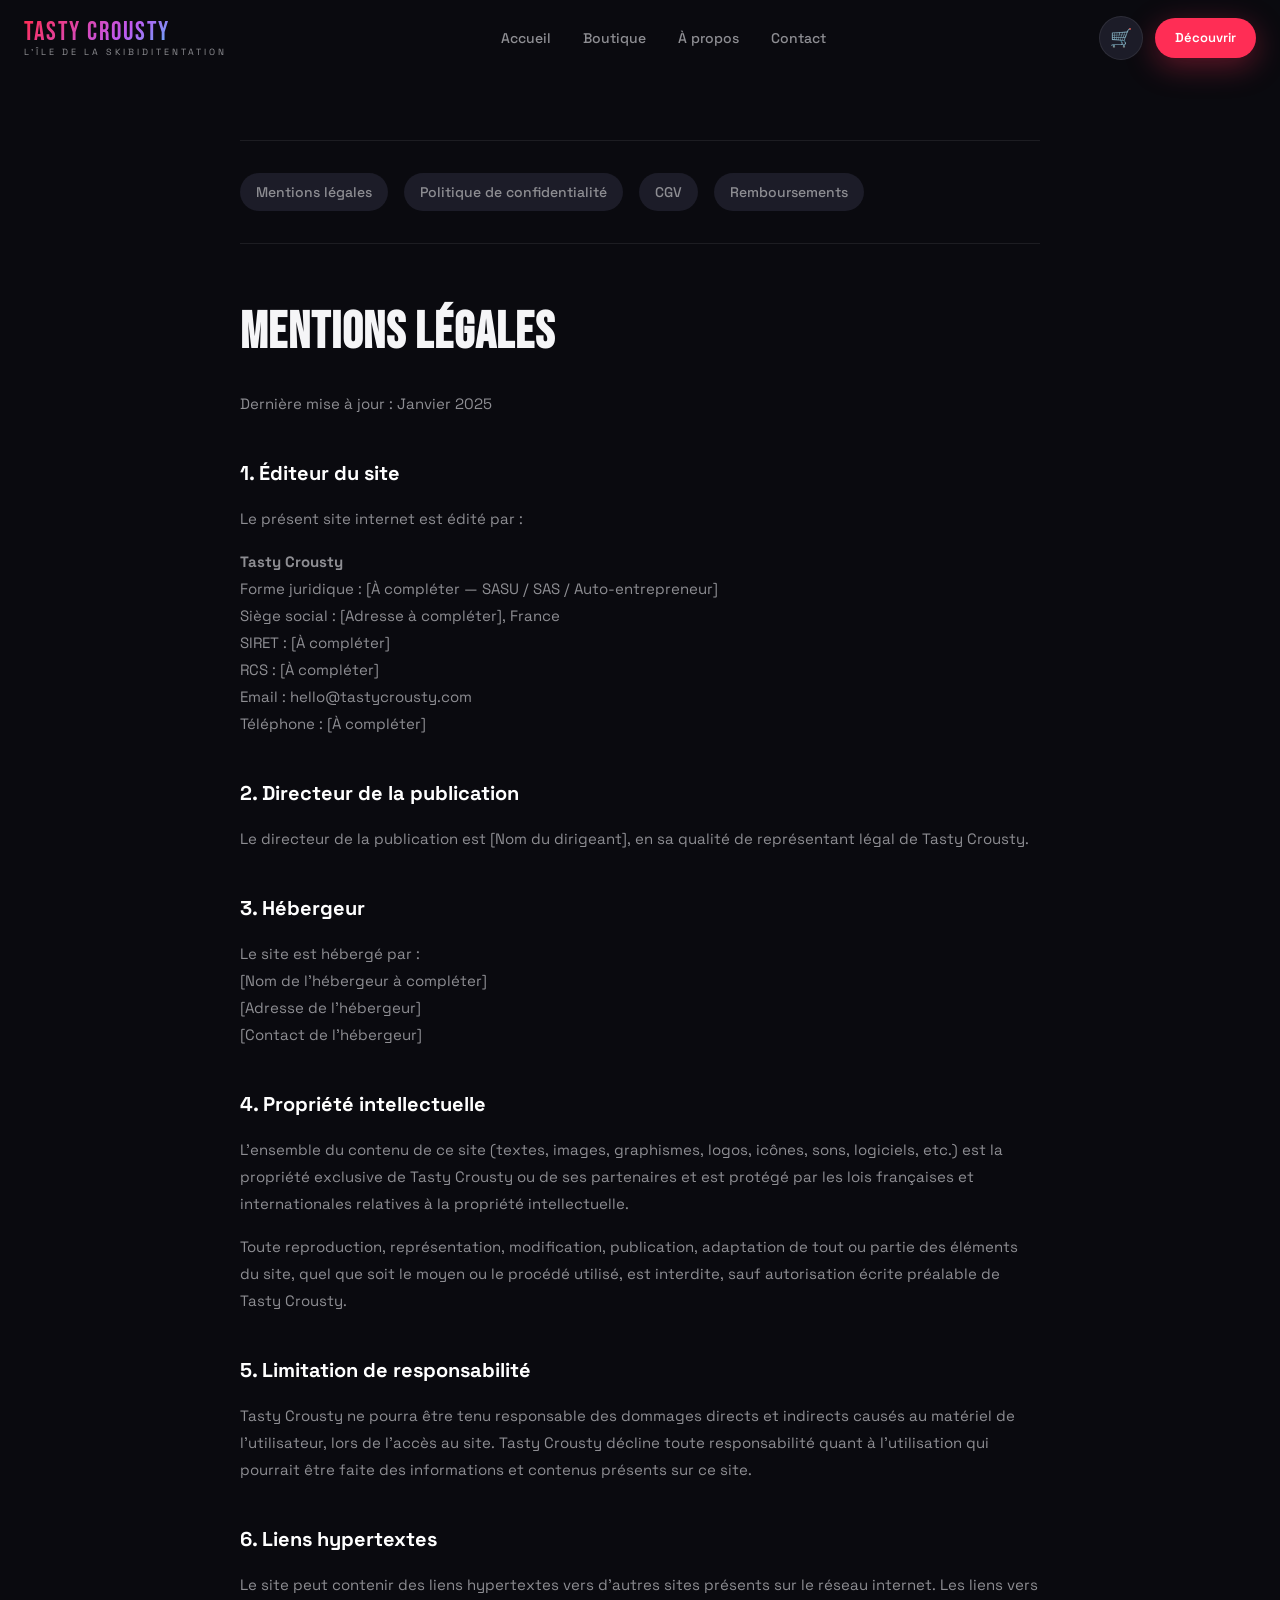
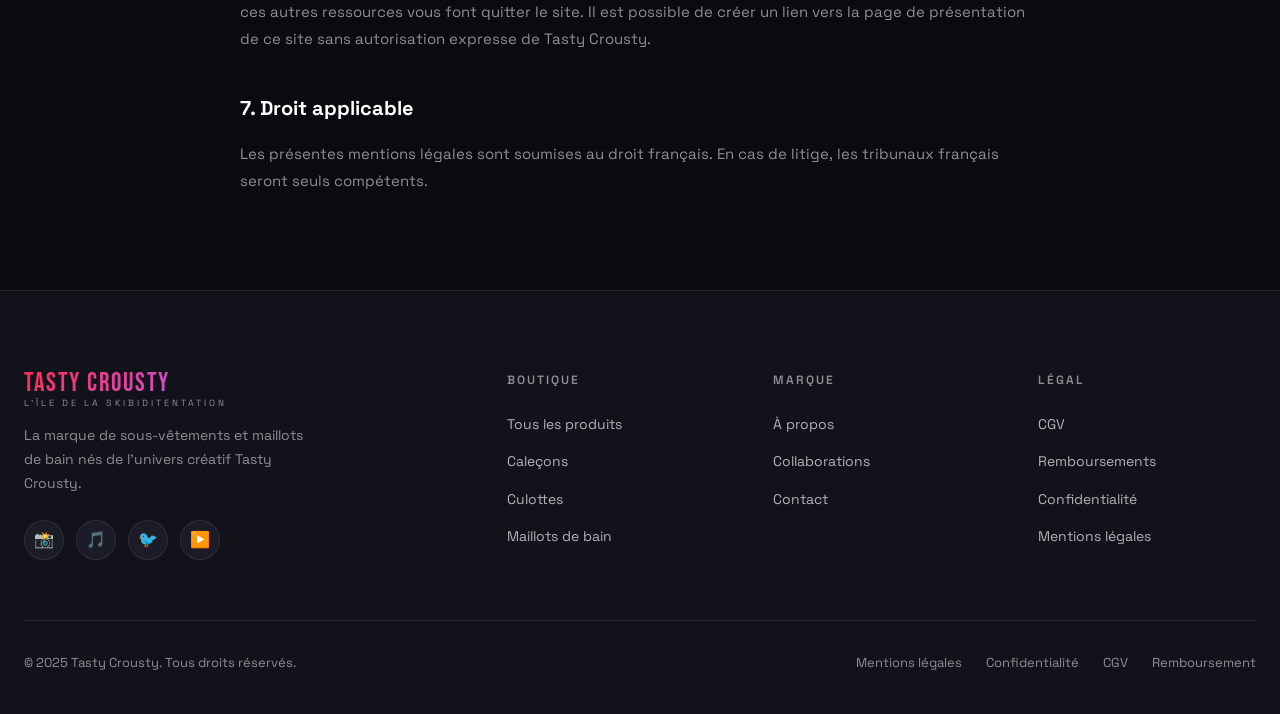
<file: mentions-legales.html>
<!DOCTYPE html>
<html lang="fr">
<head>
  <meta charset="UTF-8">
  <meta name="viewport" content="width=device-width, initial-scale=1.0">
  <title>Mentions légales — Tasty Crousty</title>
  <meta name="description" content="Mentions légales — Tasty Crousty">
  <link rel="stylesheet" href="style.css">
  <link rel="icon" href="data:image/svg+xml,<svg xmlns='http://www.w3.org/2000/svg' viewBox='0 0 100 100'><text y='.9em' font-size='90'>🍪</text></svg>">
</head>
<body>

<nav class="navbar" id="navbar">
  <div class="container">
    <div class="navbar-inner">
      <a href="index.html" class="logo">
        <span class="logo-main">TASTY CROUSTY</span>
        <span class="logo-sub">L'île de la Skibiditentation</span>
      </a>
      <div class="nav-links">
        <a href="index.html">Accueil</a>
        <a href="shop.html">Boutique</a>
        <a href="about.html">À propos</a>
        <a href="contact.html">Contact</a>
      </div>
      <div class="nav-actions">
        <a href="cart.html" class="cart-btn">
          🛒
          <span class="cart-count" style="display:none">0</span>
        </a>
        <a href="shop.html" class="btn btn-primary btn-sm" style="display:none;display:flex" id="navShopBtn">Découvrir</a>
        <div class="hamburger" id="hamburger">
          <span></span><span></span><span></span>
        </div>
      </div>
    </div>
  </div>
</nav>

<div class="mobile-menu" id="mobileMenu">
  <span class="mobile-menu-close" id="mobileClose">✕</span>
  <a href="index.html">Accueil</a>
  <a href="shop.html">Boutique</a>
  <a href="about.html">À propos</a>
  <a href="contact.html">Contact</a>
  <a href="cart.html">Panier 🛒</a>
</div>


<section class="legal-page">
  <div class="container">
    <div class="legal-content">
      <div class="legal-nav">
      <a href="mentions-legales.html">Mentions légales</a>
      <a href="confidentialite.html">Politique de confidentialité</a>
      <a href="cgv.html">CGV</a>
      <a href="remboursement.html">Remboursements</a>
    </div>
      
<h1>Mentions légales</h1>
<p class="legal-date">Dernière mise à jour : Janvier 2025</p>

<h2>1. Éditeur du site</h2>
<p>Le présent site internet est édité par :</p>
<p><strong>Tasty Crousty</strong><br>
Forme juridique : [À compléter — SASU / SAS / Auto-entrepreneur]<br>
Siège social : [Adresse à compléter], France<br>
SIRET : [À compléter]<br>
RCS : [À compléter]<br>
Email : hello@tastycrousty.com<br>
Téléphone : [À compléter]</p>

<h2>2. Directeur de la publication</h2>
<p>Le directeur de la publication est [Nom du dirigeant], en sa qualité de représentant légal de Tasty Crousty.</p>

<h2>3. Hébergeur</h2>
<p>Le site est hébergé par :<br>
[Nom de l'hébergeur à compléter]<br>
[Adresse de l'hébergeur]<br>
[Contact de l'hébergeur]</p>

<h2>4. Propriété intellectuelle</h2>
<p>L'ensemble du contenu de ce site (textes, images, graphismes, logos, icônes, sons, logiciels, etc.) est la propriété exclusive de Tasty Crousty ou de ses partenaires et est protégé par les lois françaises et internationales relatives à la propriété intellectuelle.</p>
<p>Toute reproduction, représentation, modification, publication, adaptation de tout ou partie des éléments du site, quel que soit le moyen ou le procédé utilisé, est interdite, sauf autorisation écrite préalable de Tasty Crousty.</p>

<h2>5. Limitation de responsabilité</h2>
<p>Tasty Crousty ne pourra être tenu responsable des dommages directs et indirects causés au matériel de l'utilisateur, lors de l'accès au site. Tasty Crousty décline toute responsabilité quant à l'utilisation qui pourrait être faite des informations et contenus présents sur ce site.</p>

<h2>6. Liens hypertextes</h2>
<p>Le site peut contenir des liens hypertextes vers d'autres sites présents sur le réseau internet. Les liens vers ces autres ressources vous font quitter le site. Il est possible de créer un lien vers la page de présentation de ce site sans autorisation expresse de Tasty Crousty.</p>

<h2>7. Droit applicable</h2>
<p>Les présentes mentions légales sont soumises au droit français. En cas de litige, les tribunaux français seront seuls compétents.</p>

    </div>
  </div>
</section>
<footer>
  <div class="container">
    <div class="footer-grid">
      <div class="footer-brand">
        <a href="index.html" class="logo">
          <span class="logo-main">TASTY CROUSTY</span>
          <span class="logo-sub">L'île de la Skibiditentation</span>
        </a>
        <p>La marque de sous-vêtements et maillots de bain nés de l'univers créatif Tasty Crousty.</p>
        <div class="social-links">
          <a href="#" class="social-link">📸</a>
          <a href="#" class="social-link">🎵</a>
          <a href="#" class="social-link">🐦</a>
          <a href="#" class="social-link">▶️</a>
        </div>
      </div>
      <div class="footer-col">
        <h5>Boutique</h5>
        <ul>
          <li><a href="shop.html">Tous les produits</a></li>
          <li><a href="shop.html">Caleçons</a></li>
          <li><a href="shop.html">Culottes</a></li>
          <li><a href="shop.html">Maillots de bain</a></li>
        </ul>
      </div>
      <div class="footer-col">
        <h5>Marque</h5>
        <ul>
          <li><a href="about.html">À propos</a></li>
          <li><a href="contact.html">Collaborations</a></li>
          <li><a href="contact.html">Contact</a></li>
        </ul>
      </div>
      <div class="footer-col">
        <h5>Légal</h5>
        <ul>
          <li><a href="cgv.html">CGV</a></li>
          <li><a href="remboursement.html">Remboursements</a></li>
          <li><a href="confidentialite.html">Confidentialité</a></li>
          <li><a href="mentions-legales.html">Mentions légales</a></li>
        </ul>
      </div>
    </div>
    <div class="footer-bottom">
      <p>© 2025 Tasty Crousty. Tous droits réservés.</p>
      <div class="footer-legal">
        <a href="mentions-legales.html">Mentions légales</a>
        <a href="confidentialite.html">Confidentialité</a>
        <a href="cgv.html">CGV</a>
        <a href="remboursement.html">Remboursement</a>
      </div>
    </div>
  </div>
</footer>
<script src="script.js"></script>
</body>
</html>
</file>
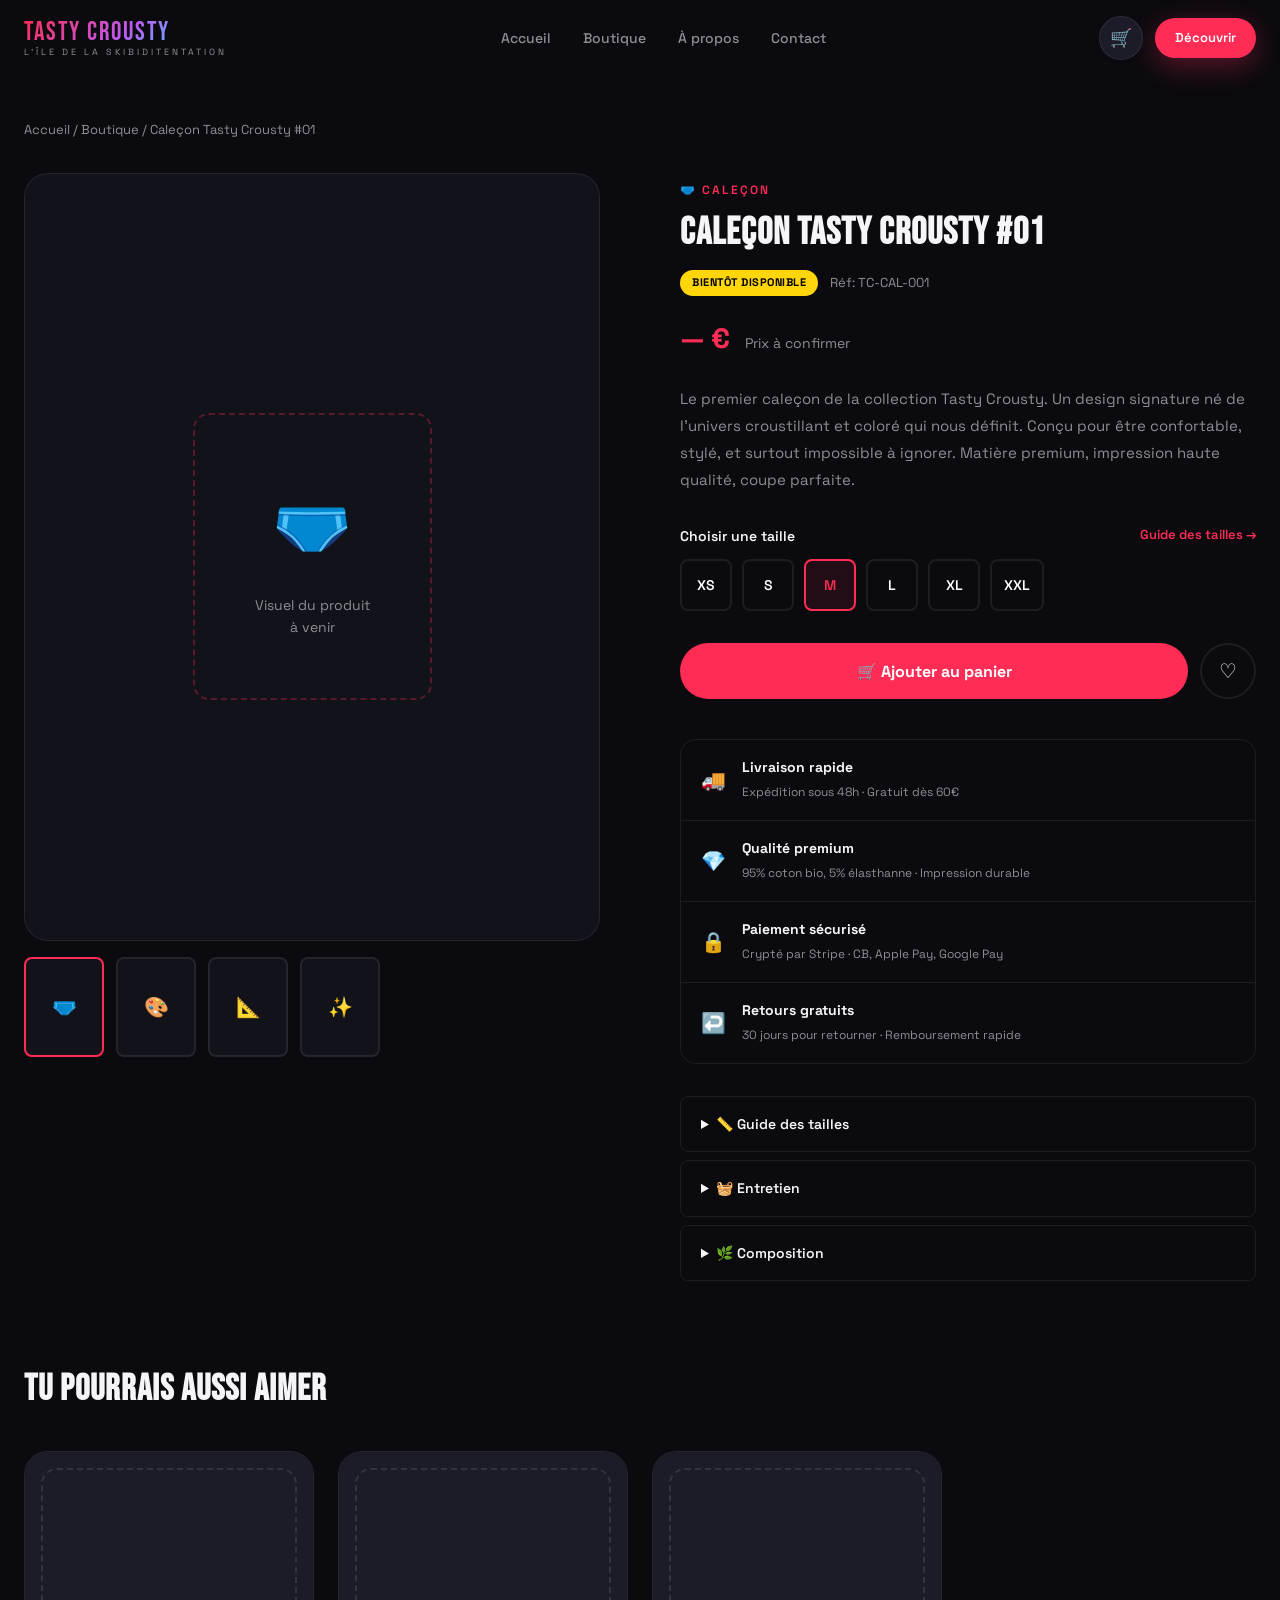
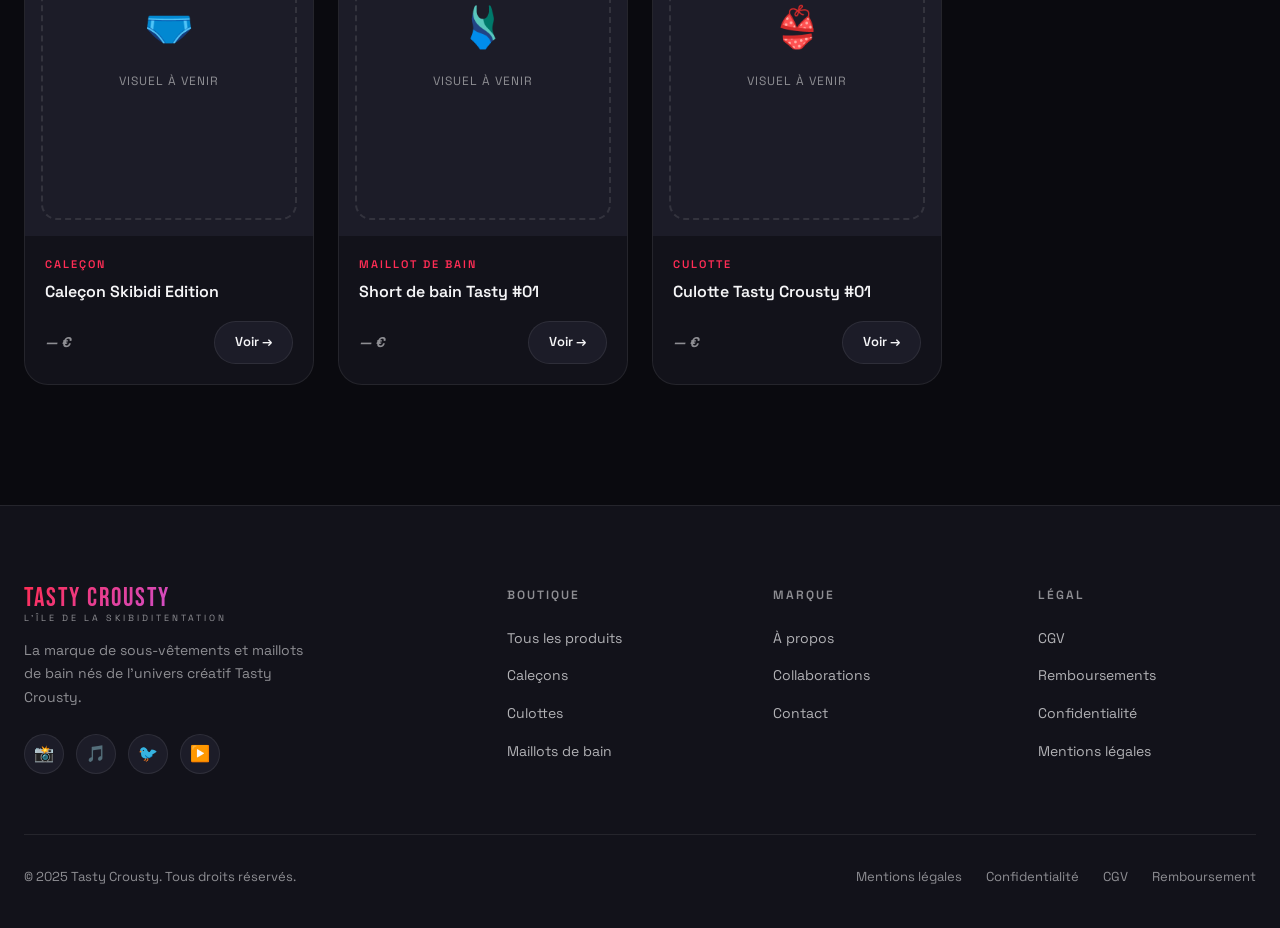
<file: product.html>
<!DOCTYPE html>
<html lang="fr">
<head>
  <meta charset="UTF-8">
  <meta name="viewport" content="width=device-width, initial-scale=1.0">
  <title>Caleçon Tasty Crousty #01 — Tasty Crousty</title>
  <meta name="description" content="Découvrez le Caleçon Tasty Crousty #01 — design signature, qualité premium, style unique.">
  <link rel="stylesheet" href="style.css">
  <link rel="icon" href="data:image/svg+xml,<svg xmlns='http://www.w3.org/2000/svg' viewBox='0 0 100 100'><text y='.9em' font-size='90'>🍪</text></svg>">
</head>
<body>

<nav class="navbar" id="navbar">
  <div class="container">
    <div class="navbar-inner">
      <a href="index.html" class="logo">
        <span class="logo-main">TASTY CROUSTY</span>
        <span class="logo-sub">L'île de la Skibiditentation</span>
      </a>
      <div class="nav-links">
        <a href="index.html">Accueil</a>
        <a href="shop.html">Boutique</a>
        <a href="about.html">À propos</a>
        <a href="contact.html">Contact</a>
      </div>
      <div class="nav-actions">
        <a href="cart.html" class="cart-btn">
          🛒
          <span class="cart-count" style="display:none">0</span>
        </a>
        <a href="shop.html" class="btn btn-primary btn-sm" style="display:none;display:flex" id="navShopBtn">Découvrir</a>
        <div class="hamburger" id="hamburger">
          <span></span><span></span><span></span>
        </div>
      </div>
    </div>
  </div>
</nav>

<div class="mobile-menu" id="mobileMenu">
  <span class="mobile-menu-close" id="mobileClose">✕</span>
  <a href="index.html">Accueil</a>
  <a href="shop.html">Boutique</a>
  <a href="about.html">À propos</a>
  <a href="contact.html">Contact</a>
  <a href="cart.html">Panier 🛒</a>
</div>


<section class="product-page">
  <div class="container">
    <nav style="font-size:13px;color:var(--gray);margin-bottom:32px">
      <a href="index.html" style="color:var(--gray)">Accueil</a> /
      <a href="shop.html" style="color:var(--gray)">Boutique</a> /
      <span>Caleçon Tasty Crousty #01</span>
    </nav>

    <div class="product-layout">
      <!-- GALLERY -->
      <div class="product-gallery fade-up">
        <div class="gallery-main">
          <div class="gallery-ph">
            <span class="ph-big">🩲</span>
            <p>Visuel du produit<br>à venir</p>
          </div>
        </div>
        <div class="gallery-thumbs">
          <div class="thumb active">🩲</div>
          <div class="thumb">🎨</div>
          <div class="thumb">📐</div>
          <div class="thumb">✨</div>
        </div>
      </div>

      <!-- INFO -->
      <div class="product-info fade-up fade-up-delay-1">
        <div class="category">🩲 Caleçon</div>
        <h1>Caleçon Tasty Crousty #01</h1>
        <div style="display:flex;align-items:center;gap:12px;margin-bottom:20px">
          <span class="badge badge-soon">Bientôt disponible</span>
          <span style="color:var(--gray);font-size:13px">Réf: TC-CAL-001</span>
        </div>
        <div class="product-price">
          — €
          <span style="font-size:14px;color:var(--gray);margin-left:8px;font-weight:400">Prix à confirmer</span>
        </div>
        <p class="product-desc">
          Le premier caleçon de la collection Tasty Crousty. Un design signature né de l'univers 
          croustillant et coloré qui nous définit. Conçu pour être confortable, stylé, et surtout 
          impossible à ignorer. Matière premium, impression haute qualité, coupe parfaite.
        </p>

        <!-- TAILLES -->
        <div class="size-label">
          <span>Choisir une taille</span>
          <span class="size-guide">Guide des tailles →</span>
        </div>
        <div class="size-grid">
          <button class="size-btn">XS</button>
          <button class="size-btn">S</button>
          <button class="size-btn active">M</button>
          <button class="size-btn">L</button>
          <button class="size-btn">XL</button>
          <button class="size-btn">XXL</button>
        </div>

        <!-- ACTIONS -->
        <div class="product-actions">
          <button class="btn-add-cart">🛒 Ajouter au panier</button>
          <button class="btn-wishlist">♡</button>
        </div>

        <!-- INFOS -->
        <div class="product-features">
          <div class="product-feature">
            <span class="pf-icon">🚚</span>
            <div>
              <strong>Livraison rapide</strong>
              <span>Expédition sous 48h · Gratuit dès 60€</span>
            </div>
          </div>
          <div class="product-feature">
            <span class="pf-icon">💎</span>
            <div>
              <strong>Qualité premium</strong>
              <span>95% coton bio, 5% élasthanne · Impression durable</span>
            </div>
          </div>
          <div class="product-feature">
            <span class="pf-icon">🔒</span>
            <div>
              <strong>Paiement sécurisé</strong>
              <span>Crypté par Stripe · CB, Apple Pay, Google Pay</span>
            </div>
          </div>
          <div class="product-feature">
            <span class="pf-icon">↩️</span>
            <div>
              <strong>Retours gratuits</strong>
              <span>30 jours pour retourner · Remboursement rapide</span>
            </div>
          </div>
        </div>

        <!-- DETAILS -->
        <div style="margin-top:32px">
          <details style="border:1px solid var(--border);border-radius:var(--radius-sm);padding:16px 20px;margin-bottom:8px">
            <summary style="cursor:pointer;font-weight:600;font-size:14px">📏 Guide des tailles</summary>
            <div style="margin-top:16px;color:var(--gray);font-size:14px;line-height:1.8">
              <p>XS: Tour de taille 62-68cm | S: 68-74cm | M: 74-80cm | L: 80-86cm | XL: 86-92cm | XXL: 92-100cm</p>
              <p style="margin-top:8px">En cas de doute, choisissez la taille au-dessus.</p>
            </div>
          </details>
          <details style="border:1px solid var(--border);border-radius:var(--radius-sm);padding:16px 20px;margin-bottom:8px">
            <summary style="cursor:pointer;font-weight:600;font-size:14px">🧺 Entretien</summary>
            <div style="margin-top:16px;color:var(--gray);font-size:14px;line-height:1.8">
              <p>Lavage en machine à 30°C max. Ne pas utiliser d'adoucissant. Séchage à plat recommandé. Ne pas repasser sur l'impression.</p>
            </div>
          </details>
          <details style="border:1px solid var(--border);border-radius:var(--radius-sm);padding:16px 20px">
            <summary style="cursor:pointer;font-weight:600;font-size:14px">🌿 Composition</summary>
            <div style="margin-top:16px;color:var(--gray);font-size:14px;line-height:1.8">
              <p>95% coton organique certifié GOTS · 5% élasthanne recyclé. Impression numérique directe (DTG), résistante aux lavages.</p>
            </div>
          </details>
        </div>
      </div>
    </div>

    <!-- PRODUITS SUGGÉRÉS -->
    <div style="padding:80px 0 40px">
      <h2 class="fade-up" style="font-family:var(--font-display);font-size:36px;letter-spacing:1px;margin-bottom:32px">TU POURRAIS AUSSI AIMER</h2>
      <div class="products-grid">
        <div class="product-card fade-up" data-category="calecon">
          <div class="product-img"><div class="placeholder-img"><span class="ph-emoji">🩲</span><span>VISUEL À VENIR</span></div></div>
          <div class="card-body">
            <div class="card-category">Caleçon</div>
            <div class="card-name">Caleçon Skibidi Edition</div>
            <div class="card-footer"><span class="card-price placeholder">— €</span><a href="product.html" class="btn btn-dark btn-sm">Voir →</a></div>
          </div>
        </div>
        <div class="product-card fade-up fade-up-delay-1" data-category="maillot">
          <div class="product-img"><div class="placeholder-img"><span class="ph-emoji">🩱</span><span>VISUEL À VENIR</span></div></div>
          <div class="card-body">
            <div class="card-category">Maillot de bain</div>
            <div class="card-name">Short de bain Tasty #01</div>
            <div class="card-footer"><span class="card-price placeholder">— €</span><a href="product.html" class="btn btn-dark btn-sm">Voir →</a></div>
          </div>
        </div>
        <div class="product-card fade-up fade-up-delay-2" data-category="culotte">
          <div class="product-img"><div class="placeholder-img"><span class="ph-emoji">👙</span><span>VISUEL À VENIR</span></div></div>
          <div class="card-body">
            <div class="card-category">Culotte</div>
            <div class="card-name">Culotte Tasty Crousty #01</div>
            <div class="card-footer"><span class="card-price placeholder">— €</span><a href="product.html" class="btn btn-dark btn-sm">Voir →</a></div>
          </div>
        </div>
      </div>
    </div>
  </div>
</section>

<footer>
  <div class="container">
    <div class="footer-grid">
      <div class="footer-brand">
        <a href="index.html" class="logo">
          <span class="logo-main">TASTY CROUSTY</span>
          <span class="logo-sub">L'île de la Skibiditentation</span>
        </a>
        <p>La marque de sous-vêtements et maillots de bain nés de l'univers créatif Tasty Crousty.</p>
        <div class="social-links">
          <a href="#" class="social-link">📸</a>
          <a href="#" class="social-link">🎵</a>
          <a href="#" class="social-link">🐦</a>
          <a href="#" class="social-link">▶️</a>
        </div>
      </div>
      <div class="footer-col">
        <h5>Boutique</h5>
        <ul>
          <li><a href="shop.html">Tous les produits</a></li>
          <li><a href="shop.html">Caleçons</a></li>
          <li><a href="shop.html">Culottes</a></li>
          <li><a href="shop.html">Maillots de bain</a></li>
        </ul>
      </div>
      <div class="footer-col">
        <h5>Marque</h5>
        <ul>
          <li><a href="about.html">À propos</a></li>
          <li><a href="contact.html">Collaborations</a></li>
          <li><a href="contact.html">Contact</a></li>
        </ul>
      </div>
      <div class="footer-col">
        <h5>Légal</h5>
        <ul>
          <li><a href="cgv.html">CGV</a></li>
          <li><a href="remboursement.html">Remboursements</a></li>
          <li><a href="confidentialite.html">Confidentialité</a></li>
          <li><a href="mentions-legales.html">Mentions légales</a></li>
        </ul>
      </div>
    </div>
    <div class="footer-bottom">
      <p>© 2025 Tasty Crousty. Tous droits réservés.</p>
      <div class="footer-legal">
        <a href="mentions-legales.html">Mentions légales</a>
        <a href="confidentialite.html">Confidentialité</a>
        <a href="cgv.html">CGV</a>
        <a href="remboursement.html">Remboursement</a>
      </div>
    </div>
  </div>
</footer>
<script src="script.js"></script>
</body>
</html>
</file>
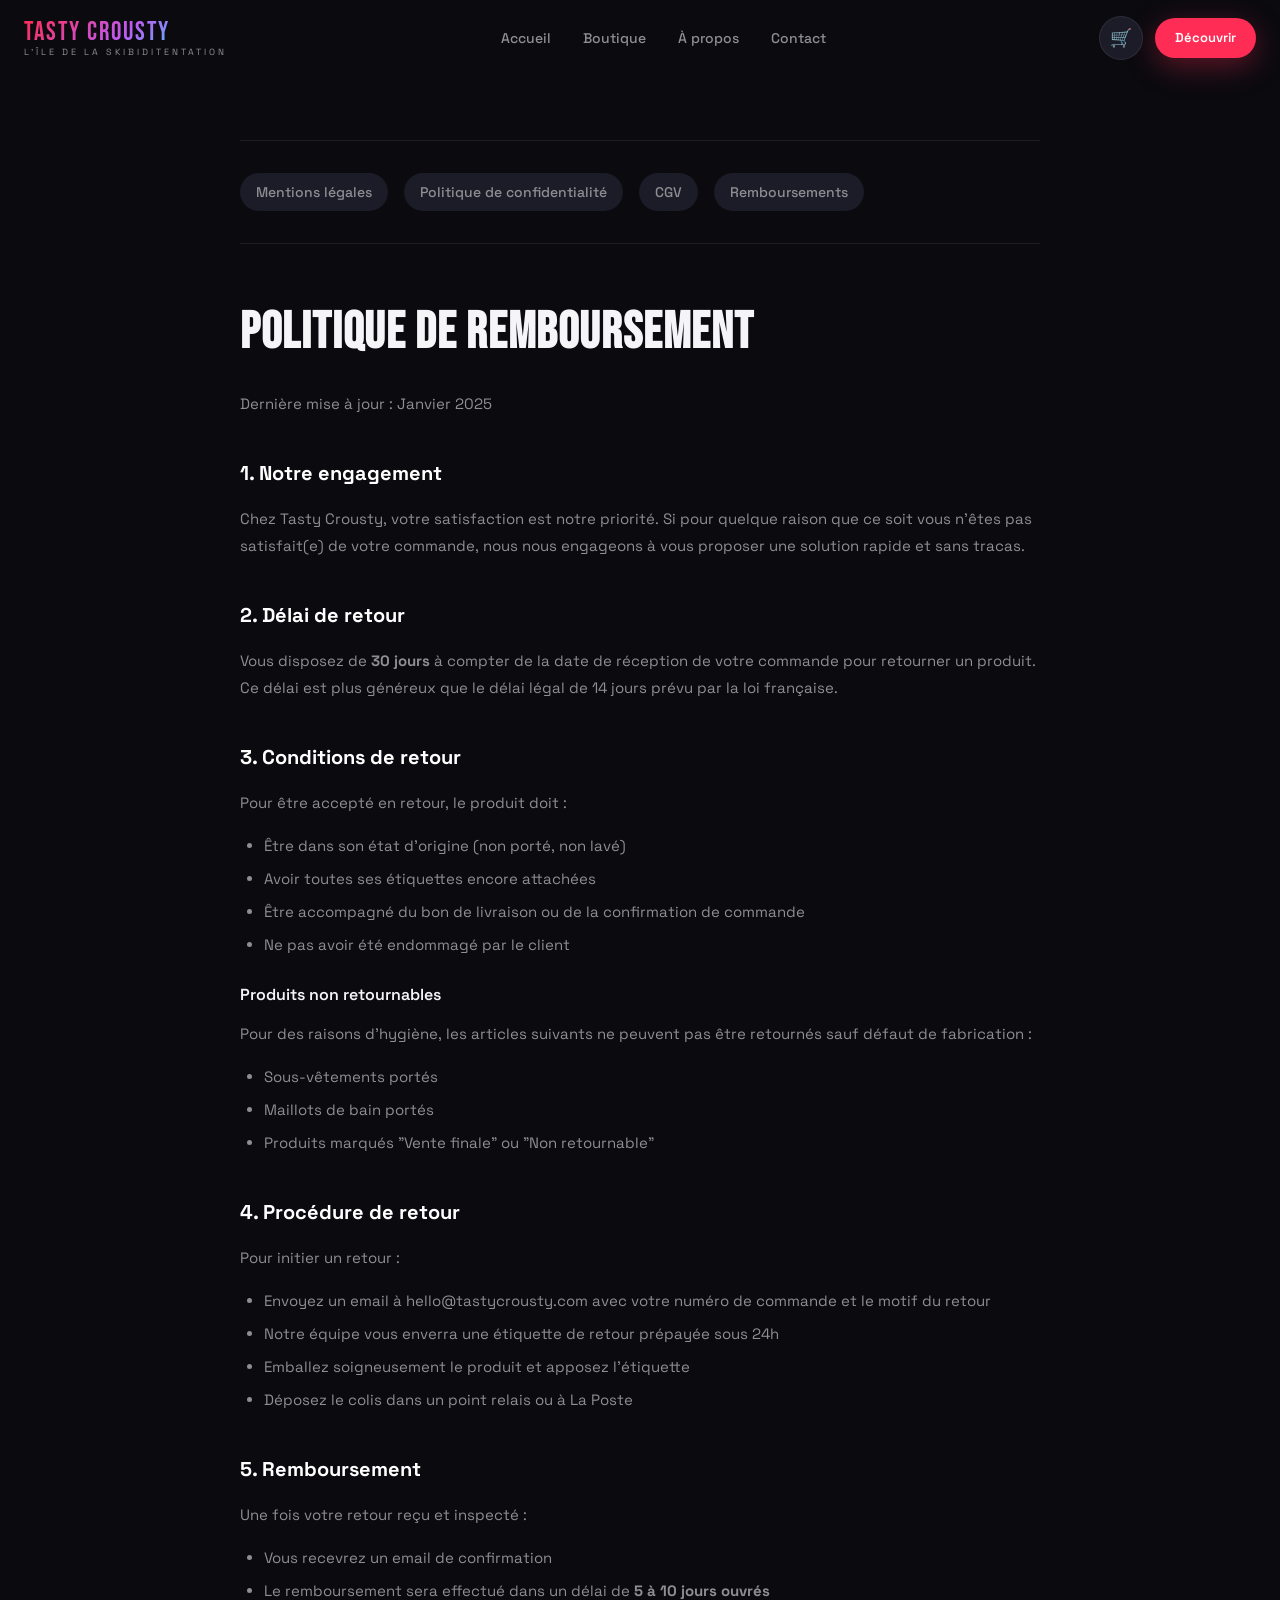
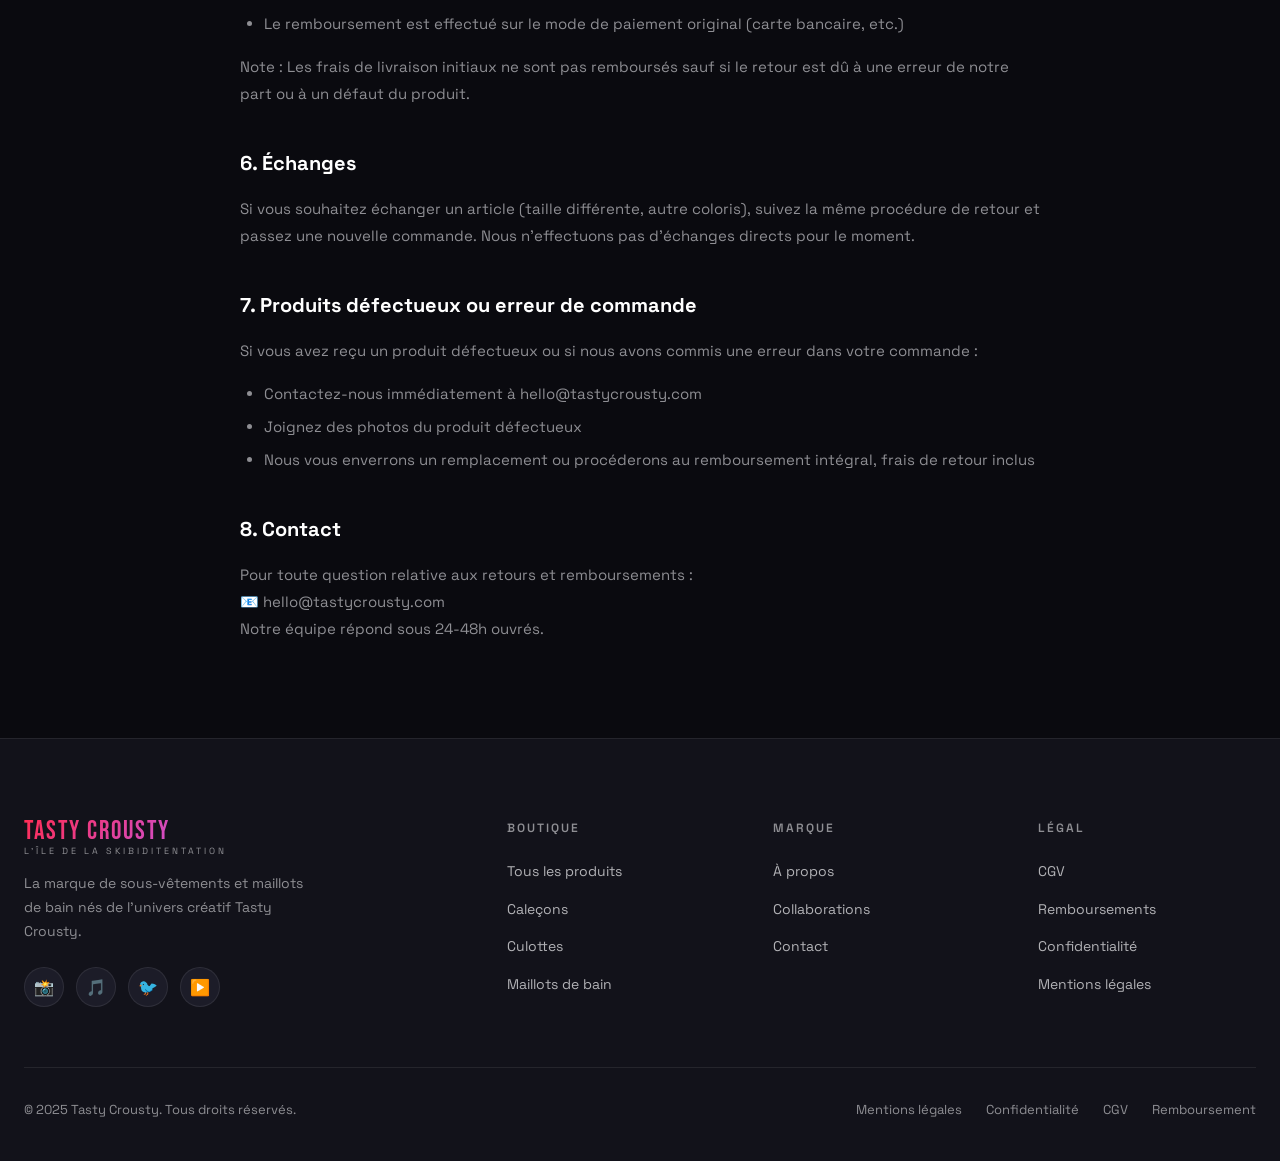
<file: remboursement.html>
<!DOCTYPE html>
<html lang="fr">
<head>
  <meta charset="UTF-8">
  <meta name="viewport" content="width=device-width, initial-scale=1.0">
  <title>Politique de remboursement — Tasty Crousty</title>
  <meta name="description" content="Politique de remboursement — Tasty Crousty">
  <link rel="stylesheet" href="style.css">
  <link rel="icon" href="data:image/svg+xml,<svg xmlns='http://www.w3.org/2000/svg' viewBox='0 0 100 100'><text y='.9em' font-size='90'>🍪</text></svg>">
</head>
<body>

<nav class="navbar" id="navbar">
  <div class="container">
    <div class="navbar-inner">
      <a href="index.html" class="logo">
        <span class="logo-main">TASTY CROUSTY</span>
        <span class="logo-sub">L'île de la Skibiditentation</span>
      </a>
      <div class="nav-links">
        <a href="index.html">Accueil</a>
        <a href="shop.html">Boutique</a>
        <a href="about.html">À propos</a>
        <a href="contact.html">Contact</a>
      </div>
      <div class="nav-actions">
        <a href="cart.html" class="cart-btn">
          🛒
          <span class="cart-count" style="display:none">0</span>
        </a>
        <a href="shop.html" class="btn btn-primary btn-sm" style="display:none;display:flex" id="navShopBtn">Découvrir</a>
        <div class="hamburger" id="hamburger">
          <span></span><span></span><span></span>
        </div>
      </div>
    </div>
  </div>
</nav>

<div class="mobile-menu" id="mobileMenu">
  <span class="mobile-menu-close" id="mobileClose">✕</span>
  <a href="index.html">Accueil</a>
  <a href="shop.html">Boutique</a>
  <a href="about.html">À propos</a>
  <a href="contact.html">Contact</a>
  <a href="cart.html">Panier 🛒</a>
</div>


<section class="legal-page">
  <div class="container">
    <div class="legal-content">
      <div class="legal-nav">
      <a href="mentions-legales.html">Mentions légales</a>
      <a href="confidentialite.html">Politique de confidentialité</a>
      <a href="cgv.html">CGV</a>
      <a href="remboursement.html">Remboursements</a>
    </div>
      
<h1>Politique de remboursement</h1>
<p class="legal-date">Dernière mise à jour : Janvier 2025</p>

<h2>1. Notre engagement</h2>
<p>Chez Tasty Crousty, votre satisfaction est notre priorité. Si pour quelque raison que ce soit vous n'êtes pas satisfait(e) de votre commande, nous nous engageons à vous proposer une solution rapide et sans tracas.</p>

<h2>2. Délai de retour</h2>
<p>Vous disposez de <strong>30 jours</strong> à compter de la date de réception de votre commande pour retourner un produit. Ce délai est plus généreux que le délai légal de 14 jours prévu par la loi française.</p>

<h2>3. Conditions de retour</h2>
<p>Pour être accepté en retour, le produit doit :</p>
<ul>
  <li>Être dans son état d'origine (non porté, non lavé)</li>
  <li>Avoir toutes ses étiquettes encore attachées</li>
  <li>Être accompagné du bon de livraison ou de la confirmation de commande</li>
  <li>Ne pas avoir été endommagé par le client</li>
</ul>

<h3>Produits non retournables</h3>
<p>Pour des raisons d'hygiène, les articles suivants ne peuvent pas être retournés sauf défaut de fabrication :</p>
<ul>
  <li>Sous-vêtements portés</li>
  <li>Maillots de bain portés</li>
  <li>Produits marqués "Vente finale" ou "Non retournable"</li>
</ul>

<h2>4. Procédure de retour</h2>
<p>Pour initier un retour :</p>
<ul>
  <li>Envoyez un email à hello@tastycrousty.com avec votre numéro de commande et le motif du retour</li>
  <li>Notre équipe vous enverra une étiquette de retour prépayée sous 24h</li>
  <li>Emballez soigneusement le produit et apposez l'étiquette</li>
  <li>Déposez le colis dans un point relais ou à La Poste</li>
</ul>

<h2>5. Remboursement</h2>
<p>Une fois votre retour reçu et inspecté :</p>
<ul>
  <li>Vous recevrez un email de confirmation</li>
  <li>Le remboursement sera effectué dans un délai de <strong>5 à 10 jours ouvrés</strong></li>
  <li>Le remboursement est effectué sur le mode de paiement original (carte bancaire, etc.)</li>
</ul>
<p>Note : Les frais de livraison initiaux ne sont pas remboursés sauf si le retour est dû à une erreur de notre part ou à un défaut du produit.</p>

<h2>6. Échanges</h2>
<p>Si vous souhaitez échanger un article (taille différente, autre coloris), suivez la même procédure de retour et passez une nouvelle commande. Nous n'effectuons pas d'échanges directs pour le moment.</p>

<h2>7. Produits défectueux ou erreur de commande</h2>
<p>Si vous avez reçu un produit défectueux ou si nous avons commis une erreur dans votre commande :</p>
<ul>
  <li>Contactez-nous immédiatement à hello@tastycrousty.com</li>
  <li>Joignez des photos du produit défectueux</li>
  <li>Nous vous enverrons un remplacement ou procéderons au remboursement intégral, frais de retour inclus</li>
</ul>

<h2>8. Contact</h2>
<p>Pour toute question relative aux retours et remboursements :<br>
📧 hello@tastycrousty.com<br>
Notre équipe répond sous 24-48h ouvrés.</p>

    </div>
  </div>
</section>
<footer>
  <div class="container">
    <div class="footer-grid">
      <div class="footer-brand">
        <a href="index.html" class="logo">
          <span class="logo-main">TASTY CROUSTY</span>
          <span class="logo-sub">L'île de la Skibiditentation</span>
        </a>
        <p>La marque de sous-vêtements et maillots de bain nés de l'univers créatif Tasty Crousty.</p>
        <div class="social-links">
          <a href="#" class="social-link">📸</a>
          <a href="#" class="social-link">🎵</a>
          <a href="#" class="social-link">🐦</a>
          <a href="#" class="social-link">▶️</a>
        </div>
      </div>
      <div class="footer-col">
        <h5>Boutique</h5>
        <ul>
          <li><a href="shop.html">Tous les produits</a></li>
          <li><a href="shop.html">Caleçons</a></li>
          <li><a href="shop.html">Culottes</a></li>
          <li><a href="shop.html">Maillots de bain</a></li>
        </ul>
      </div>
      <div class="footer-col">
        <h5>Marque</h5>
        <ul>
          <li><a href="about.html">À propos</a></li>
          <li><a href="contact.html">Collaborations</a></li>
          <li><a href="contact.html">Contact</a></li>
        </ul>
      </div>
      <div class="footer-col">
        <h5>Légal</h5>
        <ul>
          <li><a href="cgv.html">CGV</a></li>
          <li><a href="remboursement.html">Remboursements</a></li>
          <li><a href="confidentialite.html">Confidentialité</a></li>
          <li><a href="mentions-legales.html">Mentions légales</a></li>
        </ul>
      </div>
    </div>
    <div class="footer-bottom">
      <p>© 2025 Tasty Crousty. Tous droits réservés.</p>
      <div class="footer-legal">
        <a href="mentions-legales.html">Mentions légales</a>
        <a href="confidentialite.html">Confidentialité</a>
        <a href="cgv.html">CGV</a>
        <a href="remboursement.html">Remboursement</a>
      </div>
    </div>
  </div>
</footer>
<script src="script.js"></script>
</body>
</html>
</file>
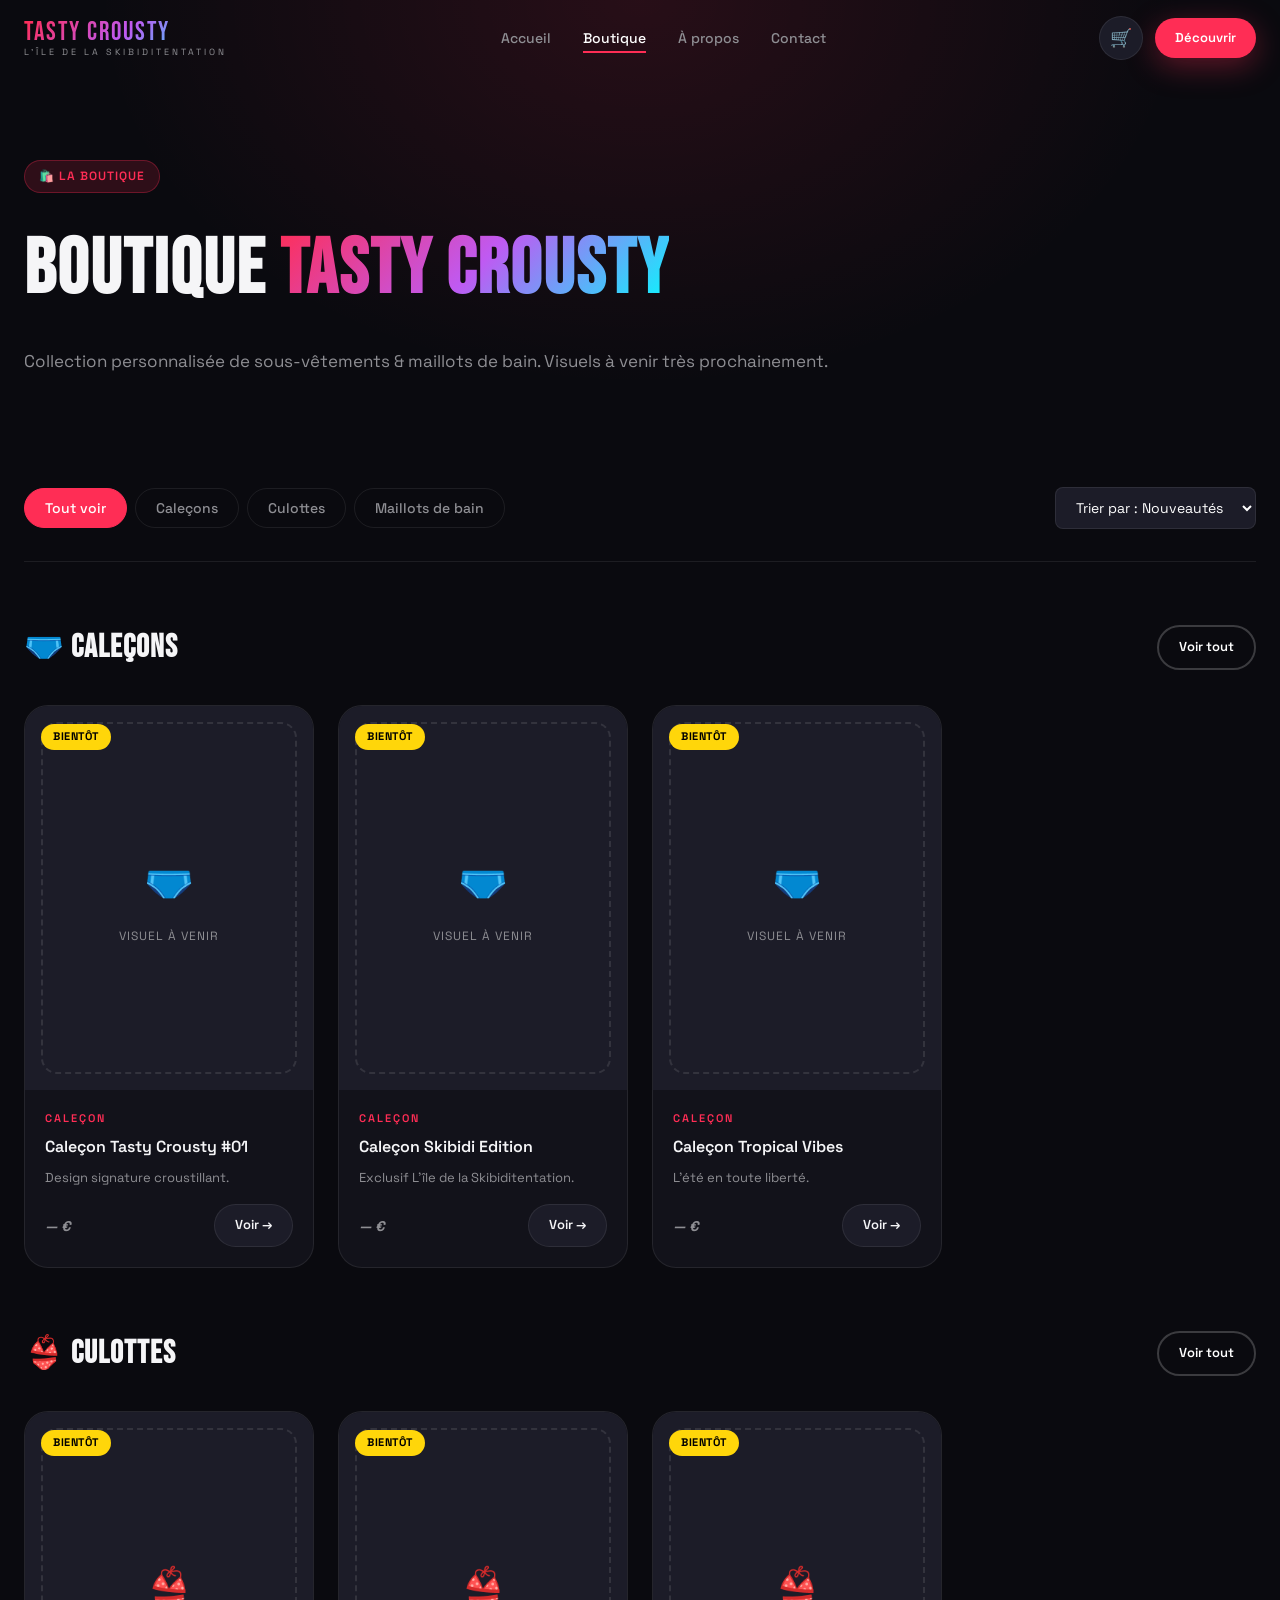
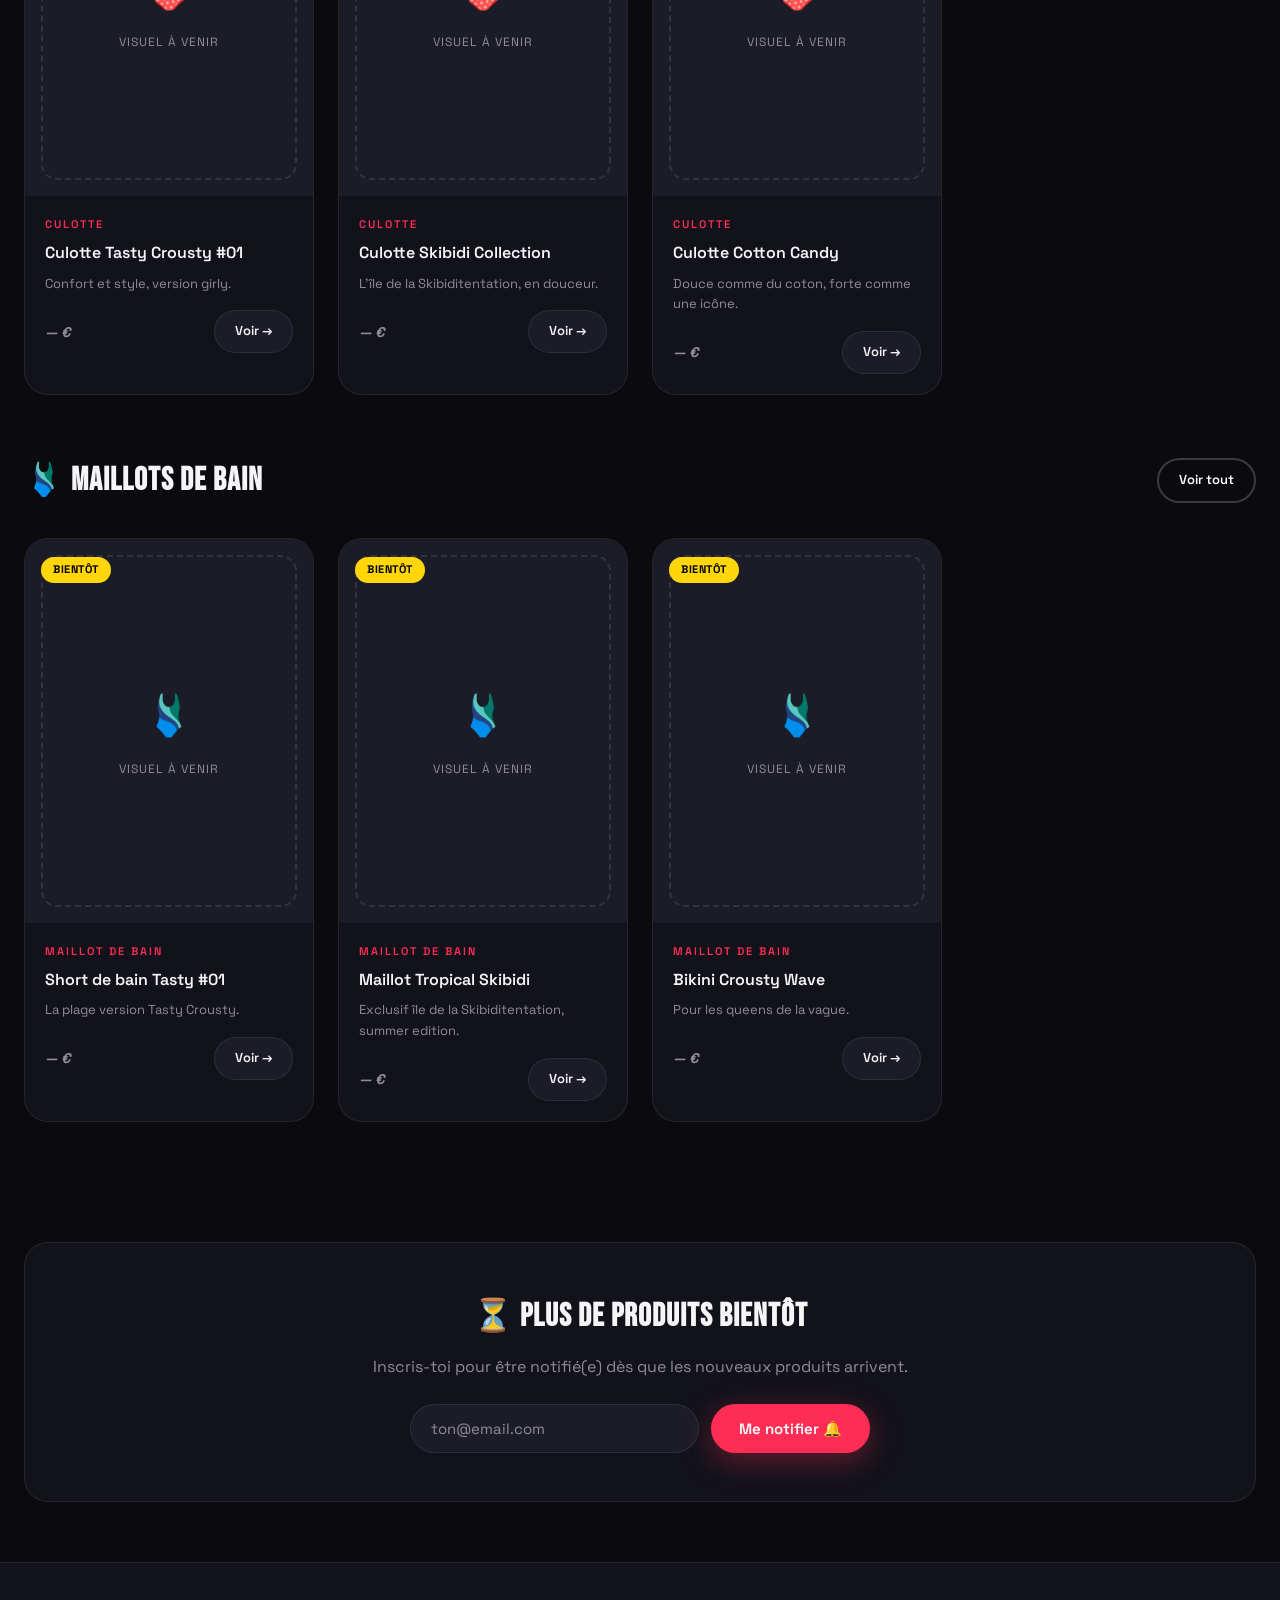
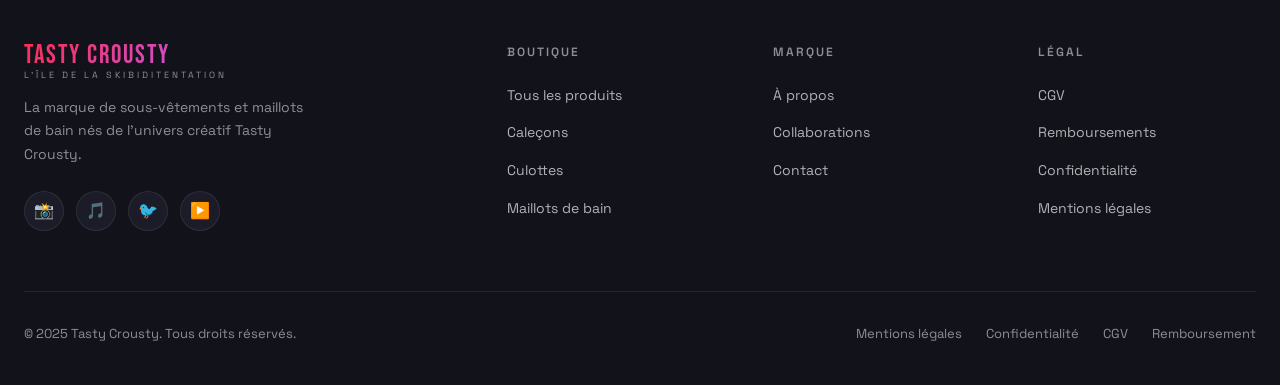
<file: shop.html>
<!DOCTYPE html>
<html lang="fr">
<head>
  <meta charset="UTF-8">
  <meta name="viewport" content="width=device-width, initial-scale=1.0">
  <title>Boutique — Tasty Crousty</title>
  <meta name="description" content="Découvrez la collection Tasty Crousty — caleçons, culottes et maillots de bain personnalisés.">
  <link rel="stylesheet" href="style.css">
  <link rel="icon" href="data:image/svg+xml,<svg xmlns='http://www.w3.org/2000/svg' viewBox='0 0 100 100'><text y='.9em' font-size='90'>🍪</text></svg>">
</head>
<body>

<nav class="navbar" id="navbar">
  <div class="container">
    <div class="navbar-inner">
      <a href="index.html" class="logo">
        <span class="logo-main">TASTY CROUSTY</span>
        <span class="logo-sub">L'île de la Skibiditentation</span>
      </a>
      <div class="nav-links">
        <a href="index.html">Accueil</a>
        <a href="shop.html">Boutique</a>
        <a href="about.html">À propos</a>
        <a href="contact.html">Contact</a>
      </div>
      <div class="nav-actions">
        <a href="cart.html" class="cart-btn">
          🛒
          <span class="cart-count" style="display:none">0</span>
        </a>
        <a href="shop.html" class="btn btn-primary btn-sm" style="display:none;display:flex" id="navShopBtn">Découvrir</a>
        <div class="hamburger" id="hamburger">
          <span></span><span></span><span></span>
        </div>
      </div>
    </div>
  </div>
</nav>

<div class="mobile-menu" id="mobileMenu">
  <span class="mobile-menu-close" id="mobileClose">✕</span>
  <a href="index.html">Accueil</a>
  <a href="shop.html">Boutique</a>
  <a href="about.html">À propos</a>
  <a href="contact.html">Contact</a>
  <a href="cart.html">Panier 🛒</a>
</div>


<section class="page-hero">
  <div class="page-hero-bg"></div>
  <div class="container">
    <span class="tag fade-up" style="margin-bottom:16px;display:inline-block">🛍️ La boutique</span>
    <h1 class="fade-up fade-up-delay-1">BOUTIQUE <span class="text-gradient">TASTY CROUSTY</span></h1>
    <p class="fade-up fade-up-delay-2">Collection personnalisée de sous-vêtements & maillots de bain. Visuels à venir très prochainement.</p>
  </div>
</section>

<div class="container">
  <div class="shop-filters">
    <div class="filter-tabs">
      <button class="filter-tab active" data-filter="all">Tout voir</button>
      <button class="filter-tab" data-filter="calecon">Caleçons</button>
      <button class="filter-tab" data-filter="culotte">Culottes</button>
      <button class="filter-tab" data-filter="maillot">Maillots de bain</button>
    </div>
    <select class="sort-select">
      <option>Trier par : Nouveautés</option>
      <option>Prix croissant</option>
      <option>Prix décroissant</option>
      <option>Popularité</option>
    </select>
  </div>
</div>

<!-- CALEÇONS -->
<section class="category-section">
  <div class="container">
    <div class="category-header fade-up">
      <h2>🩲 Caleçons</h2>
      <a href="#" class="btn btn-secondary btn-sm">Voir tout</a>
    </div>
    <div class="products-grid">
      <div class="product-card fade-up" data-category="calecon">
        <div class="product-img">
          <div class="placeholder-img"><span class="ph-emoji">🩲</span><span>VISUEL À VENIR</span></div>
          <div class="card-badge"><span class="badge badge-soon">Bientôt</span></div>
        </div>
        <div class="card-body">
          <div class="card-category">Caleçon</div>
          <div class="card-name">Caleçon Tasty Crousty #01</div>
          <p style="font-size:13px;color:var(--gray)">Design signature croustillant.</p>
          <div class="card-footer"><span class="card-price placeholder">— €</span><a href="product.html" class="btn btn-dark btn-sm">Voir →</a></div>
        </div>
      </div>
      <div class="product-card fade-up fade-up-delay-1" data-category="calecon">
        <div class="product-img">
          <div class="placeholder-img"><span class="ph-emoji">🩲</span><span>VISUEL À VENIR</span></div>
          <div class="card-badge"><span class="badge badge-soon">Bientôt</span></div>
        </div>
        <div class="card-body">
          <div class="card-category">Caleçon</div>
          <div class="card-name">Caleçon Skibidi Edition</div>
          <p style="font-size:13px;color:var(--gray)">Exclusif L'île de la Skibiditentation.</p>
          <div class="card-footer"><span class="card-price placeholder">— €</span><a href="product.html" class="btn btn-dark btn-sm">Voir →</a></div>
        </div>
      </div>
      <div class="product-card fade-up fade-up-delay-2" data-category="calecon">
        <div class="product-img">
          <div class="placeholder-img"><span class="ph-emoji">🩲</span><span>VISUEL À VENIR</span></div>
          <div class="card-badge"><span class="badge badge-soon">Bientôt</span></div>
        </div>
        <div class="card-body">
          <div class="card-category">Caleçon</div>
          <div class="card-name">Caleçon Tropical Vibes</div>
          <p style="font-size:13px;color:var(--gray)">L'été en toute liberté.</p>
          <div class="card-footer"><span class="card-price placeholder">— €</span><a href="product.html" class="btn btn-dark btn-sm">Voir →</a></div>
        </div>
      </div>
    </div>
  </div>
</section>

<!-- CULOTTES -->
<section class="category-section" style="padding-top:0">
  <div class="container">
    <div class="category-header fade-up">
      <h2>👙 Culottes</h2>
      <a href="#" class="btn btn-secondary btn-sm">Voir tout</a>
    </div>
    <div class="products-grid">
      <div class="product-card fade-up" data-category="culotte">
        <div class="product-img">
          <div class="placeholder-img"><span class="ph-emoji">👙</span><span>VISUEL À VENIR</span></div>
          <div class="card-badge"><span class="badge badge-soon">Bientôt</span></div>
        </div>
        <div class="card-body">
          <div class="card-category">Culotte</div>
          <div class="card-name">Culotte Tasty Crousty #01</div>
          <p style="font-size:13px;color:var(--gray)">Confort et style, version girly.</p>
          <div class="card-footer"><span class="card-price placeholder">— €</span><a href="product.html" class="btn btn-dark btn-sm">Voir →</a></div>
        </div>
      </div>
      <div class="product-card fade-up fade-up-delay-1" data-category="culotte">
        <div class="product-img">
          <div class="placeholder-img"><span class="ph-emoji">👙</span><span>VISUEL À VENIR</span></div>
          <div class="card-badge"><span class="badge badge-soon">Bientôt</span></div>
        </div>
        <div class="card-body">
          <div class="card-category">Culotte</div>
          <div class="card-name">Culotte Skibidi Collection</div>
          <p style="font-size:13px;color:var(--gray)">L'île de la Skibiditentation, en douceur.</p>
          <div class="card-footer"><span class="card-price placeholder">— €</span><a href="product.html" class="btn btn-dark btn-sm">Voir →</a></div>
        </div>
      </div>
      <div class="product-card fade-up fade-up-delay-2" data-category="culotte">
        <div class="product-img">
          <div class="placeholder-img"><span class="ph-emoji">👙</span><span>VISUEL À VENIR</span></div>
          <div class="card-badge"><span class="badge badge-soon">Bientôt</span></div>
        </div>
        <div class="card-body">
          <div class="card-category">Culotte</div>
          <div class="card-name">Culotte Cotton Candy</div>
          <p style="font-size:13px;color:var(--gray)">Douce comme du coton, forte comme une icône.</p>
          <div class="card-footer"><span class="card-price placeholder">— €</span><a href="product.html" class="btn btn-dark btn-sm">Voir →</a></div>
        </div>
      </div>
    </div>
  </div>
</section>

<!-- MAILLOTS DE BAIN -->
<section class="category-section" style="padding-top:0">
  <div class="container">
    <div class="category-header fade-up">
      <h2>🩱 Maillots de bain</h2>
      <a href="#" class="btn btn-secondary btn-sm">Voir tout</a>
    </div>
    <div class="products-grid">
      <div class="product-card fade-up" data-category="maillot">
        <div class="product-img">
          <div class="placeholder-img"><span class="ph-emoji">🩱</span><span>VISUEL À VENIR</span></div>
          <div class="card-badge"><span class="badge badge-soon">Bientôt</span></div>
        </div>
        <div class="card-body">
          <div class="card-category">Maillot de bain</div>
          <div class="card-name">Short de bain Tasty #01</div>
          <p style="font-size:13px;color:var(--gray)">La plage version Tasty Crousty.</p>
          <div class="card-footer"><span class="card-price placeholder">— €</span><a href="product.html" class="btn btn-dark btn-sm">Voir →</a></div>
        </div>
      </div>
      <div class="product-card fade-up fade-up-delay-1" data-category="maillot">
        <div class="product-img">
          <div class="placeholder-img"><span class="ph-emoji">🩱</span><span>VISUEL À VENIR</span></div>
          <div class="card-badge"><span class="badge badge-soon">Bientôt</span></div>
        </div>
        <div class="card-body">
          <div class="card-category">Maillot de bain</div>
          <div class="card-name">Maillot Tropical Skibidi</div>
          <p style="font-size:13px;color:var(--gray)">Exclusif île de la Skibiditentation, summer edition.</p>
          <div class="card-footer"><span class="card-price placeholder">— €</span><a href="product.html" class="btn btn-dark btn-sm">Voir →</a></div>
        </div>
      </div>
      <div class="product-card fade-up fade-up-delay-2" data-category="maillot">
        <div class="product-img">
          <div class="placeholder-img"><span class="ph-emoji">🩱</span><span>VISUEL À VENIR</span></div>
          <div class="card-badge"><span class="badge badge-soon">Bientôt</span></div>
        </div>
        <div class="card-body">
          <div class="card-category">Maillot de bain</div>
          <div class="card-name">Bikini Crousty Wave</div>
          <p style="font-size:13px;color:var(--gray)">Pour les queens de la vague.</p>
          <div class="card-footer"><span class="card-price placeholder">— €</span><a href="product.html" class="btn btn-dark btn-sm">Voir →</a></div>
        </div>
      </div>
    </div>
  </div>
</section>

<!-- COMING SOON BANNER -->
<section class="section-sm">
  <div class="container">
    <div style="background:var(--dark2);border:1px solid var(--border);border-radius:var(--radius-lg);padding:48px;text-align:center" class="fade-up">
      <h3 style="font-family:var(--font-display);font-size:32px;letter-spacing:1px;margin-bottom:12px">⏳ PLUS DE PRODUITS BIENTÔT</h3>
      <p style="color:var(--gray);margin-bottom:24px">Inscris-toi pour être notifié(e) dès que les nouveaux produits arrivent.</p>
      <form id="newsletterForm" class="newsletter-form" style="justify-content:center">
        <input type="email" placeholder="ton@email.com" class="newsletter-input" required>
        <button type="submit" class="btn btn-primary">Me notifier 🔔</button>
      </form>
    </div>
  </div>
</section>

<footer>
  <div class="container">
    <div class="footer-grid">
      <div class="footer-brand">
        <a href="index.html" class="logo">
          <span class="logo-main">TASTY CROUSTY</span>
          <span class="logo-sub">L'île de la Skibiditentation</span>
        </a>
        <p>La marque de sous-vêtements et maillots de bain nés de l'univers créatif Tasty Crousty.</p>
        <div class="social-links">
          <a href="#" class="social-link">📸</a>
          <a href="#" class="social-link">🎵</a>
          <a href="#" class="social-link">🐦</a>
          <a href="#" class="social-link">▶️</a>
        </div>
      </div>
      <div class="footer-col">
        <h5>Boutique</h5>
        <ul>
          <li><a href="shop.html">Tous les produits</a></li>
          <li><a href="shop.html">Caleçons</a></li>
          <li><a href="shop.html">Culottes</a></li>
          <li><a href="shop.html">Maillots de bain</a></li>
        </ul>
      </div>
      <div class="footer-col">
        <h5>Marque</h5>
        <ul>
          <li><a href="about.html">À propos</a></li>
          <li><a href="contact.html">Collaborations</a></li>
          <li><a href="contact.html">Contact</a></li>
        </ul>
      </div>
      <div class="footer-col">
        <h5>Légal</h5>
        <ul>
          <li><a href="cgv.html">CGV</a></li>
          <li><a href="remboursement.html">Remboursements</a></li>
          <li><a href="confidentialite.html">Confidentialité</a></li>
          <li><a href="mentions-legales.html">Mentions légales</a></li>
        </ul>
      </div>
    </div>
    <div class="footer-bottom">
      <p>© 2025 Tasty Crousty. Tous droits réservés.</p>
      <div class="footer-legal">
        <a href="mentions-legales.html">Mentions légales</a>
        <a href="confidentialite.html">Confidentialité</a>
        <a href="cgv.html">CGV</a>
        <a href="remboursement.html">Remboursement</a>
      </div>
    </div>
  </div>
</footer>
<script src="script.js"></script>
</body>
</html>
</file>
<file: style.css>
/* ========================================
   TASTY CROUSTY - Main Stylesheet
   ======================================== */

@import url('https://fonts.googleapis.com/css2?family=Space+Grotesk:wght@300;400;500;600;700&family=Bebas+Neue&family=Inter:wght@300;400;500;600&display=swap');

/* === VARIABLES === */
:root {
  --primary: #FF2D55;
  --secondary: #FFD60A;
  --accent: #0FF;
  --accent2: #BF5AF2;
  --dark: #0A0A0F;
  --dark2: #12121A;
  --dark3: #1C1C28;
  --light: #F5F5F7;
  --gray: #8E8E93;
  --border: rgba(255,255,255,0.08);
  --gradient: linear-gradient(135deg, #FF2D55, #BF5AF2, #0FF);
  --gradient2: linear-gradient(135deg, #FFD60A, #FF2D55);
  --font-display: 'Bebas Neue', sans-serif;
  --font-body: 'Space Grotesk', sans-serif;
  --font-ui: 'Inter', sans-serif;
  --radius: 16px;
  --radius-sm: 8px;
  --radius-lg: 24px;
  --shadow: 0 20px 60px rgba(0,0,0,0.4);
  --shadow-glow: 0 0 40px rgba(255,45,85,0.3);
  --transition: all 0.3s cubic-bezier(0.4, 0, 0.2, 1);
}

/* === RESET === */
*, *::before, *::after { box-sizing: border-box; margin: 0; padding: 0; }
html { scroll-behavior: smooth; }
body {
  font-family: var(--font-body);
  background: var(--dark);
  color: var(--light);
  line-height: 1.6;
  overflow-x: hidden;
  -webkit-font-smoothing: antialiased;
}
img { max-width: 100%; display: block; }
a { text-decoration: none; color: inherit; }
ul { list-style: none; }
button { cursor: pointer; border: none; background: none; font-family: inherit; }
input, textarea, select { font-family: inherit; }

/* === SCROLLBAR === */
::-webkit-scrollbar { width: 6px; }
::-webkit-scrollbar-track { background: var(--dark2); }
::-webkit-scrollbar-thumb { background: var(--primary); border-radius: 3px; }

/* === UTILITY === */
.container { max-width: 1280px; margin: 0 auto; padding: 0 24px; }
.section { padding: 100px 0; }
.section-sm { padding: 60px 0; }
.text-center { text-align: center; }
.text-gradient {
  background: var(--gradient);
  -webkit-background-clip: text;
  -webkit-text-fill-color: transparent;
  background-clip: text;
}
.text-gradient2 {
  background: var(--gradient2);
  -webkit-background-clip: text;
  -webkit-text-fill-color: transparent;
  background-clip: text;
}
.tag {
  display: inline-block;
  padding: 6px 14px;
  background: rgba(255,45,85,0.15);
  border: 1px solid rgba(255,45,85,0.3);
  border-radius: 100px;
  font-size: 12px;
  font-weight: 600;
  letter-spacing: 1px;
  text-transform: uppercase;
  color: var(--primary);
}
.badge {
  display: inline-block;
  padding: 4px 12px;
  border-radius: 100px;
  font-size: 11px;
  font-weight: 700;
  text-transform: uppercase;
  letter-spacing: 0.5px;
}
.badge-new { background: var(--primary); color: white; }
.badge-soon { background: var(--secondary); color: black; }
.divider {
  width: 60px; height: 3px;
  background: var(--gradient);
  border-radius: 2px;
  margin: 20px auto;
}

/* === BUTTONS === */
.btn {
  display: inline-flex;
  align-items: center;
  gap: 8px;
  padding: 14px 28px;
  border-radius: 100px;
  font-family: var(--font-body);
  font-weight: 600;
  font-size: 15px;
  transition: var(--transition);
  cursor: pointer;
}
.btn-primary {
  background: var(--primary);
  color: white;
  box-shadow: 0 8px 30px rgba(255,45,85,0.35);
}
.btn-primary:hover {
  transform: translateY(-2px);
  box-shadow: 0 12px 40px rgba(255,45,85,0.5);
}
.btn-secondary {
  background: transparent;
  color: white;
  border: 2px solid rgba(255,255,255,0.2);
}
.btn-secondary:hover {
  border-color: var(--primary);
  color: var(--primary);
  transform: translateY(-2px);
}
.btn-gradient {
  background: var(--gradient);
  color: white;
  box-shadow: 0 8px 30px rgba(191,90,242,0.35);
}
.btn-gradient:hover {
  transform: translateY(-2px);
  box-shadow: 0 12px 40px rgba(191,90,242,0.5);
}
.btn-outline-primary {
  background: transparent;
  color: var(--primary);
  border: 2px solid var(--primary);
}
.btn-outline-primary:hover {
  background: var(--primary);
  color: white;
}
.btn-dark {
  background: var(--dark3);
  color: var(--light);
  border: 1px solid var(--border);
}
.btn-dark:hover {
  background: var(--primary);
  border-color: var(--primary);
}
.btn-lg { padding: 18px 40px; font-size: 17px; }
.btn-sm { padding: 10px 20px; font-size: 13px; }

/* === NAVBAR === */
.navbar {
  position: fixed;
  top: 0; left: 0; right: 0;
  z-index: 1000;
  padding: 16px 0;
  transition: var(--transition);
}
.navbar.scrolled {
  background: rgba(10,10,15,0.9);
  backdrop-filter: blur(20px);
  border-bottom: 1px solid var(--border);
  padding: 12px 0;
}
.navbar-inner {
  display: flex;
  align-items: center;
  justify-content: space-between;
  gap: 32px;
}
.logo {
  display: flex;
  flex-direction: column;
  line-height: 1;
}
.logo-main {
  font-family: var(--font-display);
  font-size: 26px;
  letter-spacing: 2px;
  background: var(--gradient);
  -webkit-background-clip: text;
  -webkit-text-fill-color: transparent;
  background-clip: text;
}
.logo-sub {
  font-size: 9px;
  letter-spacing: 3px;
  text-transform: uppercase;
  color: var(--gray);
  margin-top: 2px;
}
.nav-links {
  display: flex;
  align-items: center;
  gap: 32px;
}
.nav-links a {
  font-size: 14px;
  font-weight: 500;
  color: var(--gray);
  transition: var(--transition);
  position: relative;
}
.nav-links a:hover, .nav-links a.active {
  color: white;
}
.nav-links a::after {
  content: '';
  position: absolute;
  bottom: -4px; left: 0; right: 0;
  height: 2px;
  background: var(--primary);
  transform: scaleX(0);
  transition: var(--transition);
}
.nav-links a:hover::after, .nav-links a.active::after { transform: scaleX(1); }
.nav-actions {
  display: flex;
  align-items: center;
  gap: 12px;
}
.cart-btn {
  position: relative;
  width: 44px; height: 44px;
  display: flex;
  align-items: center;
  justify-content: center;
  background: var(--dark3);
  border-radius: 50%;
  border: 1px solid var(--border);
  transition: var(--transition);
  font-size: 18px;
}
.cart-btn:hover { border-color: var(--primary); }
.cart-count {
  position: absolute;
  top: -4px; right: -4px;
  width: 18px; height: 18px;
  background: var(--primary);
  border-radius: 50%;
  font-size: 10px;
  font-weight: 700;
  display: flex;
  align-items: center;
  justify-content: center;
}
.hamburger {
  display: none;
  flex-direction: column;
  gap: 5px;
  width: 28px;
  cursor: pointer;
}
.hamburger span {
  display: block;
  height: 2px;
  background: white;
  border-radius: 2px;
  transition: var(--transition);
}
.mobile-menu {
  display: none;
  position: fixed;
  top: 0; left: 0; right: 0; bottom: 0;
  background: var(--dark);
  z-index: 999;
  flex-direction: column;
  align-items: center;
  justify-content: center;
  gap: 32px;
}
.mobile-menu.open { display: flex; }
.mobile-menu a {
  font-family: var(--font-display);
  font-size: 42px;
  letter-spacing: 2px;
  color: white;
  transition: var(--transition);
}
.mobile-menu a:hover { color: var(--primary); }
.mobile-menu-close {
  position: absolute;
  top: 24px; right: 24px;
  font-size: 28px;
  color: white;
  cursor: pointer;
}

/* === HERO === */
.hero {
  min-height: 100vh;
  display: flex;
  align-items: center;
  position: relative;
  overflow: hidden;
  padding-top: 80px;
}
.hero-bg {
  position: absolute;
  inset: 0;
  background: radial-gradient(ellipse 80% 60% at 50% 40%, rgba(255,45,85,0.12) 0%, transparent 70%),
              radial-gradient(ellipse 60% 40% at 80% 60%, rgba(191,90,242,0.08) 0%, transparent 60%),
              radial-gradient(ellipse 40% 30% at 20% 70%, rgba(0,255,255,0.06) 0%, transparent 50%);
}
.hero-grid {
  position: absolute;
  inset: 0;
  background-image: 
    linear-gradient(rgba(255,255,255,0.03) 1px, transparent 1px),
    linear-gradient(90deg, rgba(255,255,255,0.03) 1px, transparent 1px);
  background-size: 60px 60px;
}
.hero-content {
  position: relative;
  z-index: 1;
  max-width: 800px;
}
.hero-tag { margin-bottom: 24px; }
.hero-title {
  font-family: var(--font-display);
  font-size: clamp(56px, 8vw, 120px);
  line-height: 0.95;
  letter-spacing: 2px;
  margin-bottom: 24px;
}
.hero-title .line2 {
  display: block;
  background: var(--gradient);
  -webkit-background-clip: text;
  -webkit-text-fill-color: transparent;
  background-clip: text;
}
.hero-desc {
  font-size: 18px;
  color: var(--gray);
  max-width: 520px;
  margin-bottom: 40px;
  line-height: 1.7;
}
.hero-ctas {
  display: flex;
  gap: 16px;
  flex-wrap: wrap;
  margin-bottom: 60px;
}
.hero-stats {
  display: flex;
  gap: 40px;
}
.stat-item { display: flex; flex-direction: column; }
.stat-number {
  font-family: var(--font-display);
  font-size: 36px;
  letter-spacing: 1px;
  color: white;
}
.stat-label { font-size: 13px; color: var(--gray); }
.hero-visual {
  position: absolute;
  right: 0; top: 50%;
  transform: translateY(-50%);
  width: 45%;
  display: flex;
  align-items: center;
  justify-content: center;
}
.hero-blob {
  width: 500px; height: 500px;
  border-radius: 50%;
  background: radial-gradient(circle, rgba(255,45,85,0.15), rgba(191,90,242,0.1), transparent);
  display: flex;
  align-items: center;
  justify-content: center;
  animation: float 6s ease-in-out infinite;
}
.hero-placeholder {
  width: 300px; height: 400px;
  background: var(--dark3);
  border: 2px dashed rgba(255,45,85,0.3);
  border-radius: var(--radius-lg);
  display: flex;
  flex-direction: column;
  align-items: center;
  justify-content: center;
  gap: 12px;
}
.hero-placeholder .ph-icon { font-size: 48px; }
.hero-placeholder p { color: var(--gray); font-size: 14px; text-align: center; padding: 0 20px; }
@keyframes float {
  0%, 100% { transform: translateY(-50%) translateX(0px); }
  50% { transform: translateY(-52%) translateX(-10px); }
}
.scroll-hint {
  position: absolute;
  bottom: 40px;
  left: 50%;
  transform: translateX(-50%);
  display: flex;
  flex-direction: column;
  align-items: center;
  gap: 8px;
  animation: bounce 2s ease-in-out infinite;
}
.scroll-hint span { font-size: 11px; letter-spacing: 2px; color: var(--gray); }
.scroll-line {
  width: 1px; height: 40px;
  background: linear-gradient(to bottom, var(--primary), transparent);
}
@keyframes bounce {
  0%, 100% { transform: translateX(-50%) translateY(0); }
  50% { transform: translateX(-50%) translateY(6px); }
}

/* === MARQUEE === */
.marquee-section {
  padding: 20px 0;
  background: var(--primary);
  overflow: hidden;
}
.marquee-track {
  display: flex;
  gap: 60px;
  animation: marquee 20s linear infinite;
  white-space: nowrap;
}
.marquee-item {
  font-family: var(--font-display);
  font-size: 18px;
  letter-spacing: 3px;
  color: white;
  opacity: 0.8;
  display: flex;
  align-items: center;
  gap: 20px;
}
.marquee-item::before { content: '★'; }
@keyframes marquee {
  from { transform: translateX(0); }
  to { transform: translateX(-50%); }
}

/* === CONCEPT === */
.concept-grid {
  display: grid;
  grid-template-columns: 1fr 1fr;
  gap: 60px;
  align-items: center;
}
.concept-cards {
  display: grid;
  grid-template-columns: 1fr 1fr;
  gap: 16px;
}
.concept-card {
  background: var(--dark2);
  border: 1px solid var(--border);
  border-radius: var(--radius);
  padding: 28px;
  transition: var(--transition);
}
.concept-card:hover {
  border-color: var(--primary);
  transform: translateY(-4px);
}
.concept-card .icon {
  font-size: 32px;
  margin-bottom: 12px;
  display: block;
}
.concept-card h4 {
  font-size: 16px;
  font-weight: 600;
  margin-bottom: 8px;
}
.concept-card p { font-size: 13px; color: var(--gray); line-height: 1.6; }
.concept-text h2 {
  font-family: var(--font-display);
  font-size: clamp(36px, 4vw, 56px);
  line-height: 1.05;
  letter-spacing: 1px;
  margin-bottom: 20px;
}
.concept-text p { color: var(--gray); font-size: 16px; line-height: 1.8; margin-bottom: 16px; }

/* === COLLECTION PREVIEW === */
.section-header { margin-bottom: 60px; }
.section-header h2 {
  font-family: var(--font-display);
  font-size: clamp(36px, 4vw, 56px);
  letter-spacing: 1px;
  margin-bottom: 16px;
}
.section-header p { color: var(--gray); font-size: 16px; max-width: 500px; margin: 0 auto; }
.products-grid {
  display: grid;
  grid-template-columns: repeat(auto-fill, minmax(280px, 1fr));
  gap: 24px;
}
.product-card {
  background: var(--dark2);
  border: 1px solid var(--border);
  border-radius: var(--radius-lg);
  overflow: hidden;
  transition: var(--transition);
  position: relative;
}
.product-card:hover {
  transform: translateY(-6px);
  border-color: rgba(255,45,85,0.4);
  box-shadow: 0 20px 60px rgba(255,45,85,0.15);
}
.product-card:hover .card-overlay { opacity: 1; }
.product-img {
  position: relative;
  aspect-ratio: 3/4;
  background: var(--dark3);
  display: flex;
  flex-direction: column;
  align-items: center;
  justify-content: center;
  overflow: hidden;
}
.placeholder-img {
  display: flex;
  flex-direction: column;
  align-items: center;
  gap: 12px;
  border: 2px dashed rgba(255,255,255,0.1);
  margin: 16px;
  border-radius: var(--radius);
  width: calc(100% - 32px);
  height: calc(100% - 32px);
  justify-content: center;
}
.placeholder-img .ph-emoji { font-size: 40px; }
.placeholder-img span { color: var(--gray); font-size: 12px; letter-spacing: 1px; }
.card-badge {
  position: absolute;
  top: 16px; left: 16px;
}
.card-overlay {
  position: absolute;
  inset: 0;
  background: rgba(255,45,85,0.9);
  display: flex;
  align-items: center;
  justify-content: center;
  opacity: 0;
  transition: var(--transition);
}
.card-body { padding: 20px; }
.card-category {
  font-size: 11px;
  letter-spacing: 2px;
  text-transform: uppercase;
  color: var(--primary);
  margin-bottom: 6px;
  font-weight: 600;
}
.card-name {
  font-size: 16px;
  font-weight: 600;
  margin-bottom: 8px;
}
.card-footer {
  display: flex;
  align-items: center;
  justify-content: space-between;
  margin-top: 16px;
}
.card-price {
  font-size: 18px;
  font-weight: 700;
  color: var(--primary);
}
.card-price.placeholder { color: var(--gray); font-style: italic; font-size: 14px; }

/* === UNIVERSE === */
.universe-section { background: var(--dark2); }
.universe-grid {
  display: grid;
  grid-template-columns: 1fr 1fr;
  gap: 32px;
  margin-top: 60px;
}
.universe-card {
  background: var(--dark3);
  border-radius: var(--radius-lg);
  padding: 48px;
  position: relative;
  overflow: hidden;
  border: 1px solid var(--border);
}
.universe-card::before {
  content: '';
  position: absolute;
  top: 0; right: 0;
  width: 200px; height: 200px;
  border-radius: 50%;
  opacity: 0.1;
}
.universe-card.tc::before { background: var(--primary); }
.universe-card.skb::before { background: var(--accent2); }
.universe-card .uc-emoji { font-size: 60px; margin-bottom: 20px; display: block; }
.universe-card h3 {
  font-family: var(--font-display);
  font-size: 32px;
  letter-spacing: 1px;
  margin-bottom: 12px;
}
.universe-card p { color: var(--gray); line-height: 1.7; font-size: 15px; }
.universe-tags { display: flex; gap: 8px; flex-wrap: wrap; margin-top: 20px; }
.universe-tag {
  padding: 6px 14px;
  background: rgba(255,255,255,0.06);
  border-radius: 100px;
  font-size: 12px;
  font-weight: 500;
  color: var(--light);
}

/* === TEASING === */
.teasing-section {
  background: linear-gradient(135deg, rgba(255,45,85,0.1) 0%, rgba(191,90,242,0.1) 100%);
  border-top: 1px solid var(--border);
  border-bottom: 1px solid var(--border);
  text-align: center;
}
.countdown-grid {
  display: flex;
  justify-content: center;
  gap: 32px;
  margin: 48px 0;
}
.countdown-item {
  display: flex;
  flex-direction: column;
  align-items: center;
  gap: 8px;
}
.countdown-number {
  font-family: var(--font-display);
  font-size: 64px;
  letter-spacing: 2px;
  line-height: 1;
  background: var(--gradient);
  -webkit-background-clip: text;
  -webkit-text-fill-color: transparent;
  background-clip: text;
}
.countdown-label { font-size: 12px; letter-spacing: 2px; text-transform: uppercase; color: var(--gray); }
.newsletter-form {
  display: flex;
  gap: 12px;
  max-width: 460px;
  margin: 0 auto;
}
.newsletter-input {
  flex: 1;
  padding: 14px 20px;
  background: var(--dark3);
  border: 1px solid var(--border);
  border-radius: 100px;
  color: white;
  font-size: 15px;
  outline: none;
  transition: var(--transition);
}
.newsletter-input:focus { border-color: var(--primary); }
.newsletter-input::placeholder { color: var(--gray); }

/* === FEATURES === */
.features-grid {
  display: grid;
  grid-template-columns: repeat(4, 1fr);
  gap: 24px;
}
.feature-card {
  text-align: center;
  padding: 32px 24px;
  background: var(--dark2);
  border: 1px solid var(--border);
  border-radius: var(--radius);
  transition: var(--transition);
}
.feature-card:hover { transform: translateY(-4px); border-color: var(--primary); }
.feature-icon { font-size: 36px; margin-bottom: 16px; display: block; }
.feature-card h4 { font-size: 15px; font-weight: 600; margin-bottom: 8px; }
.feature-card p { font-size: 13px; color: var(--gray); }

/* === INFLUENCER CTA === */
.influencer-section {
  background: var(--dark2);
  border-radius: var(--radius-lg);
  padding: 80px;
  text-align: center;
  position: relative;
  overflow: hidden;
  border: 1px solid var(--border);
}
.influencer-section::before {
  content: '';
  position: absolute;
  inset: 0;
  background: var(--gradient);
  opacity: 0.05;
}
.influencer-section h2 {
  font-family: var(--font-display);
  font-size: clamp(36px, 4vw, 64px);
  letter-spacing: 1px;
  margin-bottom: 20px;
}
.influencer-section p { color: var(--gray); font-size: 17px; max-width: 500px; margin: 0 auto 40px; line-height: 1.7; }
.influencer-ctas { display: flex; gap: 16px; justify-content: center; }

/* === FOOTER === */
footer {
  background: var(--dark2);
  border-top: 1px solid var(--border);
  padding: 80px 0 40px;
}
.footer-grid {
  display: grid;
  grid-template-columns: 2fr 1fr 1fr 1fr;
  gap: 48px;
  margin-bottom: 60px;
}
.footer-brand p { color: var(--gray); font-size: 14px; line-height: 1.7; margin-top: 16px; max-width: 280px; }
.footer-col h5 {
  font-size: 12px;
  letter-spacing: 2px;
  text-transform: uppercase;
  color: var(--gray);
  margin-bottom: 20px;
  font-weight: 600;
}
.footer-col ul { display: flex; flex-direction: column; gap: 12px; }
.footer-col ul li a {
  font-size: 14px;
  color: var(--light);
  opacity: 0.7;
  transition: var(--transition);
}
.footer-col ul li a:hover { opacity: 1; color: var(--primary); }
.social-links { display: flex; gap: 12px; margin-top: 24px; }
.social-link {
  width: 40px; height: 40px;
  border-radius: 50%;
  background: var(--dark3);
  border: 1px solid var(--border);
  display: flex;
  align-items: center;
  justify-content: center;
  font-size: 16px;
  transition: var(--transition);
}
.social-link:hover { border-color: var(--primary); background: var(--primary); }
.footer-bottom {
  padding-top: 32px;
  border-top: 1px solid var(--border);
  display: flex;
  justify-content: space-between;
  align-items: center;
  flex-wrap: wrap;
  gap: 16px;
}
.footer-bottom p { font-size: 13px; color: var(--gray); }
.footer-legal { display: flex; gap: 24px; }
.footer-legal a { font-size: 13px; color: var(--gray); transition: var(--transition); }
.footer-legal a:hover { color: var(--primary); }

/* === SHOP PAGE === */
.page-hero {
  padding: 160px 0 80px;
  position: relative;
  overflow: hidden;
}
.page-hero-bg {
  position: absolute;
  inset: 0;
  background: radial-gradient(ellipse at 50% 0%, rgba(255,45,85,0.12) 0%, transparent 60%);
}
.page-hero h1 {
  font-family: var(--font-display);
  font-size: clamp(48px, 6vw, 80px);
  letter-spacing: 2px;
  position: relative;
}
.page-hero p { color: var(--gray); font-size: 17px; margin-top: 16px; position: relative; }
.shop-filters {
  padding: 32px 0;
  border-bottom: 1px solid var(--border);
  display: flex;
  align-items: center;
  justify-content: space-between;
  gap: 24px;
  flex-wrap: wrap;
}
.filter-tabs { display: flex; gap: 8px; }
.filter-tab {
  padding: 10px 20px;
  border-radius: 100px;
  font-size: 14px;
  font-weight: 500;
  border: 1px solid var(--border);
  background: transparent;
  color: var(--gray);
  transition: var(--transition);
}
.filter-tab.active, .filter-tab:hover {
  background: var(--primary);
  border-color: var(--primary);
  color: white;
}
.sort-select {
  padding: 10px 16px;
  background: var(--dark3);
  border: 1px solid var(--border);
  border-radius: var(--radius-sm);
  color: white;
  font-size: 14px;
  outline: none;
}
.category-section { padding: 60px 0; }
.category-header {
  display: flex;
  align-items: center;
  justify-content: space-between;
  margin-bottom: 32px;
}
.category-header h2 {
  font-family: var(--font-display);
  font-size: 32px;
  letter-spacing: 1px;
}

/* === PRODUCT PAGE === */
.product-page { padding: 120px 0 80px; }
.product-layout {
  display: grid;
  grid-template-columns: 1fr 1fr;
  gap: 80px;
  align-items: start;
}
.product-gallery { position: sticky; top: 100px; }
.gallery-main {
  aspect-ratio: 3/4;
  background: var(--dark2);
  border-radius: var(--radius-lg);
  border: 1px solid var(--border);
  display: flex;
  align-items: center;
  justify-content: center;
  margin-bottom: 16px;
  overflow: hidden;
}
.gallery-ph {
  display: flex;
  flex-direction: column;
  align-items: center;
  gap: 16px;
  border: 2px dashed rgba(255,45,85,0.3);
  border-radius: var(--radius);
  padding: 60px;
  text-align: center;
}
.gallery-ph .ph-big { font-size: 64px; }
.gallery-ph p { color: var(--gray); font-size: 14px; }
.gallery-thumbs { display: flex; gap: 12px; }
.thumb {
  width: 80px; height: 100px;
  background: var(--dark2);
  border: 2px solid var(--border);
  border-radius: var(--radius-sm);
  display: flex;
  align-items: center;
  justify-content: center;
  font-size: 20px;
  cursor: pointer;
  transition: var(--transition);
}
.thumb:hover, .thumb.active { border-color: var(--primary); }
.product-info { padding-top: 8px; }
.product-info .category {
  font-size: 12px;
  letter-spacing: 2px;
  text-transform: uppercase;
  color: var(--primary);
  font-weight: 600;
  margin-bottom: 12px;
}
.product-info h1 {
  font-family: var(--font-display);
  font-size: clamp(28px, 3vw, 44px);
  letter-spacing: 1px;
  margin-bottom: 16px;
  line-height: 1.1;
}
.product-price {
  font-size: 28px;
  font-weight: 700;
  color: var(--primary);
  margin-bottom: 24px;
}
.product-price .original {
  font-size: 18px;
  color: var(--gray);
  text-decoration: line-through;
  margin-left: 8px;
}
.product-desc { color: var(--gray); font-size: 15px; line-height: 1.8; margin-bottom: 32px; }
.size-label {
  display: flex;
  justify-content: space-between;
  align-items: center;
  margin-bottom: 12px;
  font-size: 14px;
  font-weight: 600;
}
.size-guide { color: var(--primary); font-size: 13px; cursor: pointer; }
.size-grid { display: flex; gap: 10px; margin-bottom: 32px; flex-wrap: wrap; }
.size-btn {
  min-width: 52px; height: 52px;
  border: 2px solid var(--border);
  border-radius: var(--radius-sm);
  background: transparent;
  color: white;
  font-size: 14px;
  font-weight: 600;
  transition: var(--transition);
  padding: 0 12px;
}
.size-btn:hover, .size-btn.active {
  border-color: var(--primary);
  background: rgba(255,45,85,0.1);
  color: var(--primary);
}
.product-actions { display: flex; gap: 12px; margin-bottom: 40px; }
.btn-add-cart {
  flex: 1;
  padding: 16px;
  background: var(--primary);
  color: white;
  border-radius: 100px;
  font-size: 16px;
  font-weight: 700;
  transition: var(--transition);
}
.btn-add-cart:hover { background: #e0254c; transform: translateY(-2px); }
.btn-wishlist {
  width: 56px; height: 56px;
  border-radius: 50%;
  border: 2px solid var(--border);
  background: transparent;
  color: white;
  font-size: 20px;
  transition: var(--transition);
  display: flex;
  align-items: center;
  justify-content: center;
}
.btn-wishlist:hover { border-color: var(--primary); color: var(--primary); }
.product-features {
  border: 1px solid var(--border);
  border-radius: var(--radius);
  overflow: hidden;
}
.product-feature {
  display: flex;
  align-items: center;
  gap: 16px;
  padding: 16px 20px;
  border-bottom: 1px solid var(--border);
}
.product-feature:last-child { border-bottom: none; }
.product-feature .pf-icon { font-size: 20px; }
.product-feature div { flex: 1; }
.product-feature strong { font-size: 14px; display: block; }
.product-feature span { font-size: 12px; color: var(--gray); }

/* === ABOUT PAGE === */
.about-hero {
  padding: 160px 0 100px;
  position: relative;
  text-align: center;
}
.about-grid {
  display: grid;
  grid-template-columns: 1fr 1fr;
  gap: 80px;
  align-items: center;
  padding: 80px 0;
}
.about-img-placeholder {
  aspect-ratio: 4/5;
  background: var(--dark2);
  border-radius: var(--radius-lg);
  border: 2px dashed rgba(255,45,85,0.3);
  display: flex;
  flex-direction: column;
  align-items: center;
  justify-content: center;
  gap: 16px;
}
.about-img-placeholder .ph-big { font-size: 64px; }
.about-img-placeholder p { color: var(--gray); font-size: 14px; }
.about-text h2 {
  font-family: var(--font-display);
  font-size: clamp(32px, 4vw, 52px);
  letter-spacing: 1px;
  margin-bottom: 24px;
  line-height: 1.05;
}
.about-text p { color: var(--gray); font-size: 16px; line-height: 1.8; margin-bottom: 20px; }
.values-grid {
  display: grid;
  grid-template-columns: repeat(3, 1fr);
  gap: 24px;
  padding: 60px 0;
}
.value-card {
  background: var(--dark2);
  border: 1px solid var(--border);
  border-radius: var(--radius);
  padding: 32px;
  text-align: center;
}
.value-card .emoji { font-size: 36px; margin-bottom: 16px; display: block; }
.value-card h4 { font-size: 16px; font-weight: 700; margin-bottom: 10px; }
.value-card p { font-size: 14px; color: var(--gray); }

/* === CONTACT PAGE === */
.contact-layout {
  display: grid;
  grid-template-columns: 1fr 1.5fr;
  gap: 80px;
  padding: 60px 0;
}
.contact-info h2 {
  font-family: var(--font-display);
  font-size: clamp(32px, 4vw, 52px);
  letter-spacing: 1px;
  margin-bottom: 20px;
  line-height: 1.05;
}
.contact-info > p { color: var(--gray); font-size: 16px; line-height: 1.7; margin-bottom: 40px; }
.contact-items { display: flex; flex-direction: column; gap: 20px; margin-bottom: 40px; }
.contact-item {
  display: flex;
  align-items: center;
  gap: 16px;
}
.ci-icon {
  width: 48px; height: 48px;
  background: rgba(255,45,85,0.1);
  border: 1px solid rgba(255,45,85,0.2);
  border-radius: var(--radius-sm);
  display: flex;
  align-items: center;
  justify-content: center;
  font-size: 20px;
}
.ci-label { font-size: 12px; color: var(--gray); margin-bottom: 2px; }
.ci-value { font-size: 14px; font-weight: 500; }
.contact-form {
  background: var(--dark2);
  border: 1px solid var(--border);
  border-radius: var(--radius-lg);
  padding: 48px;
}
.form-grid { display: grid; grid-template-columns: 1fr 1fr; gap: 16px; }
.form-group { margin-bottom: 20px; }
.form-group label {
  display: block;
  font-size: 13px;
  font-weight: 600;
  margin-bottom: 8px;
  color: var(--light);
}
.form-control {
  width: 100%;
  padding: 14px 16px;
  background: var(--dark3);
  border: 1px solid var(--border);
  border-radius: var(--radius-sm);
  color: white;
  font-size: 15px;
  outline: none;
  transition: var(--transition);
}
.form-control:focus { border-color: var(--primary); box-shadow: 0 0 0 3px rgba(255,45,85,0.1); }
.form-control::placeholder { color: var(--gray); }
textarea.form-control { resize: vertical; min-height: 120px; }
.form-select { appearance: none; }

/* === CART PAGE === */
.cart-page { padding: 120px 0 80px; }
.cart-layout {
  display: grid;
  grid-template-columns: 1fr 380px;
  gap: 48px;
  align-items: start;
}
.cart-title {
  font-family: var(--font-display);
  font-size: 48px;
  letter-spacing: 1px;
  margin-bottom: 32px;
}
.cart-header {
  display: grid;
  grid-template-columns: 2fr 1fr 1fr 1fr;
  gap: 16px;
  padding: 12px 0;
  border-bottom: 1px solid var(--border);
  font-size: 12px;
  letter-spacing: 1px;
  text-transform: uppercase;
  color: var(--gray);
  font-weight: 600;
}
.cart-item {
  display: grid;
  grid-template-columns: 2fr 1fr 1fr 1fr;
  gap: 16px;
  align-items: center;
  padding: 24px 0;
  border-bottom: 1px solid var(--border);
}
.cart-item-info { display: flex; gap: 16px; align-items: center; }
.cart-item-img {
  width: 80px; height: 100px;
  background: var(--dark3);
  border-radius: var(--radius-sm);
  border: 1px solid var(--border);
  display: flex;
  align-items: center;
  justify-content: center;
  font-size: 28px;
  flex-shrink: 0;
}
.cart-item-name { font-size: 15px; font-weight: 600; margin-bottom: 4px; }
.cart-item-meta { font-size: 12px; color: var(--gray); }
.qty-control {
  display: flex;
  align-items: center;
  gap: 12px;
  border: 1px solid var(--border);
  border-radius: var(--radius-sm);
  overflow: hidden;
}
.qty-btn {
  width: 36px; height: 36px;
  background: var(--dark3);
  color: white;
  font-size: 18px;
  display: flex;
  align-items: center;
  justify-content: center;
  transition: var(--transition);
}
.qty-btn:hover { background: var(--primary); }
.qty-num { font-size: 15px; font-weight: 600; min-width: 24px; text-align: center; }
.cart-item-price { font-size: 16px; font-weight: 600; }
.remove-btn { color: var(--gray); font-size: 20px; cursor: pointer; transition: var(--transition); }
.remove-btn:hover { color: var(--primary); }
.empty-cart { text-align: center; padding: 80px 40px; }
.empty-cart .empty-emoji { font-size: 64px; margin-bottom: 20px; }
.empty-cart h3 { font-size: 22px; font-weight: 600; margin-bottom: 12px; }
.empty-cart p { color: var(--gray); margin-bottom: 32px; }
.cart-summary {
  background: var(--dark2);
  border: 1px solid var(--border);
  border-radius: var(--radius-lg);
  padding: 32px;
  position: sticky;
  top: 100px;
}
.cart-summary h3 { font-size: 18px; font-weight: 700; margin-bottom: 24px; }
.summary-line {
  display: flex;
  justify-content: space-between;
  font-size: 14px;
  margin-bottom: 12px;
  color: var(--gray);
}
.summary-line.total {
  font-size: 18px;
  font-weight: 700;
  color: white;
  border-top: 1px solid var(--border);
  padding-top: 16px;
  margin-top: 16px;
}
.promo-input {
  display: flex;
  gap: 8px;
  margin: 20px 0;
}
.promo-field {
  flex: 1;
  padding: 12px 16px;
  background: var(--dark3);
  border: 1px solid var(--border);
  border-radius: var(--radius-sm);
  color: white;
  font-size: 14px;
  outline: none;
}
.promo-field::placeholder { color: var(--gray); }

/* === CHECKOUT PAGE === */
.checkout-page { padding: 120px 0 80px; }
.checkout-layout {
  display: grid;
  grid-template-columns: 1fr 400px;
  gap: 48px;
}
.checkout-steps {
  display: flex;
  gap: 0;
  margin-bottom: 48px;
}
.checkout-step {
  flex: 1;
  display: flex;
  align-items: center;
  gap: 12px;
  padding: 16px;
  border-bottom: 2px solid var(--border);
}
.checkout-step.active { border-bottom-color: var(--primary); }
.step-num {
  width: 32px; height: 32px;
  border-radius: 50%;
  background: var(--dark3);
  border: 2px solid var(--border);
  display: flex;
  align-items: center;
  justify-content: center;
  font-size: 14px;
  font-weight: 700;
}
.checkout-step.active .step-num { background: var(--primary); border-color: var(--primary); }
.step-name { font-size: 14px; font-weight: 500; }
.checkout-section {
  background: var(--dark2);
  border: 1px solid var(--border);
  border-radius: var(--radius-lg);
  padding: 32px;
  margin-bottom: 24px;
}
.checkout-section h3 { font-size: 16px; font-weight: 700; margin-bottom: 24px; }
.payment-methods { display: flex; flex-direction: column; gap: 12px; margin-bottom: 24px; }
.payment-method {
  display: flex;
  align-items: center;
  gap: 16px;
  padding: 16px;
  background: var(--dark3);
  border: 2px solid var(--border);
  border-radius: var(--radius-sm);
  cursor: pointer;
  transition: var(--transition);
}
.payment-method.active { border-color: var(--primary); }
.pm-icon { font-size: 24px; }
.pm-name { font-size: 14px; font-weight: 600; }
.pm-desc { font-size: 12px; color: var(--gray); }
.stripe-badge {
  display: inline-flex;
  align-items: center;
  gap: 8px;
  padding: 8px 16px;
  background: rgba(255,255,255,0.05);
  border-radius: var(--radius-sm);
  font-size: 12px;
  color: var(--gray);
}
.order-summary-mini .osi {
  display: flex;
  gap: 12px;
  align-items: center;
  margin-bottom: 16px;
}
.osi-img {
  width: 60px; height: 75px;
  background: var(--dark3);
  border-radius: var(--radius-sm);
  display: flex;
  align-items: center;
  justify-content: center;
  font-size: 24px;
  flex-shrink: 0;
}
.osi-name { font-size: 14px; font-weight: 500; }
.osi-meta { font-size: 12px; color: var(--gray); }
.osi-price { margin-left: auto; font-size: 15px; font-weight: 600; }

/* === LEGAL PAGES === */
.legal-page { padding: 140px 0 80px; }
.legal-content { max-width: 800px; margin: 0 auto; }
.legal-content h1 {
  font-family: var(--font-display);
  font-size: clamp(36px, 4vw, 56px);
  letter-spacing: 1px;
  margin-bottom: 16px;
}
.legal-date { color: var(--gray); font-size: 14px; margin-bottom: 48px; }
.legal-content h2 {
  font-size: 20px;
  font-weight: 700;
  margin: 40px 0 16px;
  color: white;
}
.legal-content h3 { font-size: 16px; font-weight: 600; margin: 24px 0 12px; color: var(--light); }
.legal-content p { color: var(--gray); font-size: 15px; line-height: 1.8; margin-bottom: 16px; }
.legal-content ul { margin-left: 24px; margin-bottom: 16px; }
.legal-content ul li { color: var(--gray); font-size: 15px; line-height: 1.8; margin-bottom: 6px; list-style: disc; }
.legal-content a { color: var(--primary); }
.legal-nav {
  display: flex;
  gap: 16px;
  flex-wrap: wrap;
  padding: 32px 0;
  border-top: 1px solid var(--border);
  border-bottom: 1px solid var(--border);
  margin-bottom: 48px;
}
.legal-nav a {
  font-size: 14px;
  font-weight: 500;
  color: var(--gray);
  transition: var(--transition);
  padding: 8px 16px;
  border-radius: 100px;
  background: var(--dark3);
}
.legal-nav a:hover, .legal-nav a.active { background: var(--primary); color: white; }

/* === TOAST === */
.toast {
  position: fixed;
  bottom: 32px; right: 32px;
  background: var(--dark3);
  border: 1px solid var(--border);
  border-radius: var(--radius);
  padding: 16px 24px;
  display: flex;
  align-items: center;
  gap: 12px;
  font-size: 14px;
  font-weight: 500;
  z-index: 9999;
  box-shadow: var(--shadow);
  transform: translateX(200%);
  transition: transform 0.4s cubic-bezier(0.4, 0, 0.2, 1);
}
.toast.show { transform: translateX(0); }
.toast-icon { font-size: 20px; }

/* === ANIMATIONS === */
.fade-up {
  opacity: 0;
  transform: translateY(30px);
  transition: opacity 0.6s ease, transform 0.6s ease;
}
.fade-up.visible { opacity: 1; transform: translateY(0); }
.fade-up-delay-1 { transition-delay: 0.1s; }
.fade-up-delay-2 { transition-delay: 0.2s; }
.fade-up-delay-3 { transition-delay: 0.3s; }

/* === RESPONSIVE === */
@media (max-width: 1024px) {
  .footer-grid { grid-template-columns: 1fr 1fr; }
  .features-grid { grid-template-columns: repeat(2, 1fr); }
  .hero-visual { display: none; }
  .hero-content { max-width: 100%; }
  .product-layout { grid-template-columns: 1fr; }
  .product-gallery { position: static; }
  .checkout-layout { grid-template-columns: 1fr; }
}
@media (max-width: 768px) {
  .nav-links { display: none; }
  .hamburger { display: flex; }
  .concept-grid, .universe-grid, .about-grid, .contact-layout {
    grid-template-columns: 1fr;
  }
  .cart-layout { grid-template-columns: 1fr; }
  .cart-header { display: none; }
  .cart-item { grid-template-columns: 1fr auto; grid-template-rows: auto auto; gap: 8px; }
  .countdown-grid { flex-wrap: wrap; gap: 16px; }
  .hero-ctas { flex-direction: column; }
  .hero-stats { flex-wrap: wrap; gap: 20px; }
  .influencer-section { padding: 48px 24px; }
  .influencer-ctas { flex-direction: column; align-items: center; }
  .values-grid { grid-template-columns: 1fr; }
  .checkout-steps { overflow-x: auto; }
  .newsletter-form { flex-direction: column; }
  .concept-cards { grid-template-columns: 1fr; }
}
@media (max-width: 480px) {
  .section { padding: 60px 0; }
  .container { padding: 0 16px; }
  .footer-grid { grid-template-columns: 1fr; }
  .form-grid { grid-template-columns: 1fr; }
  .products-grid { grid-template-columns: repeat(2, 1fr); gap: 12px; }
}
</file>
